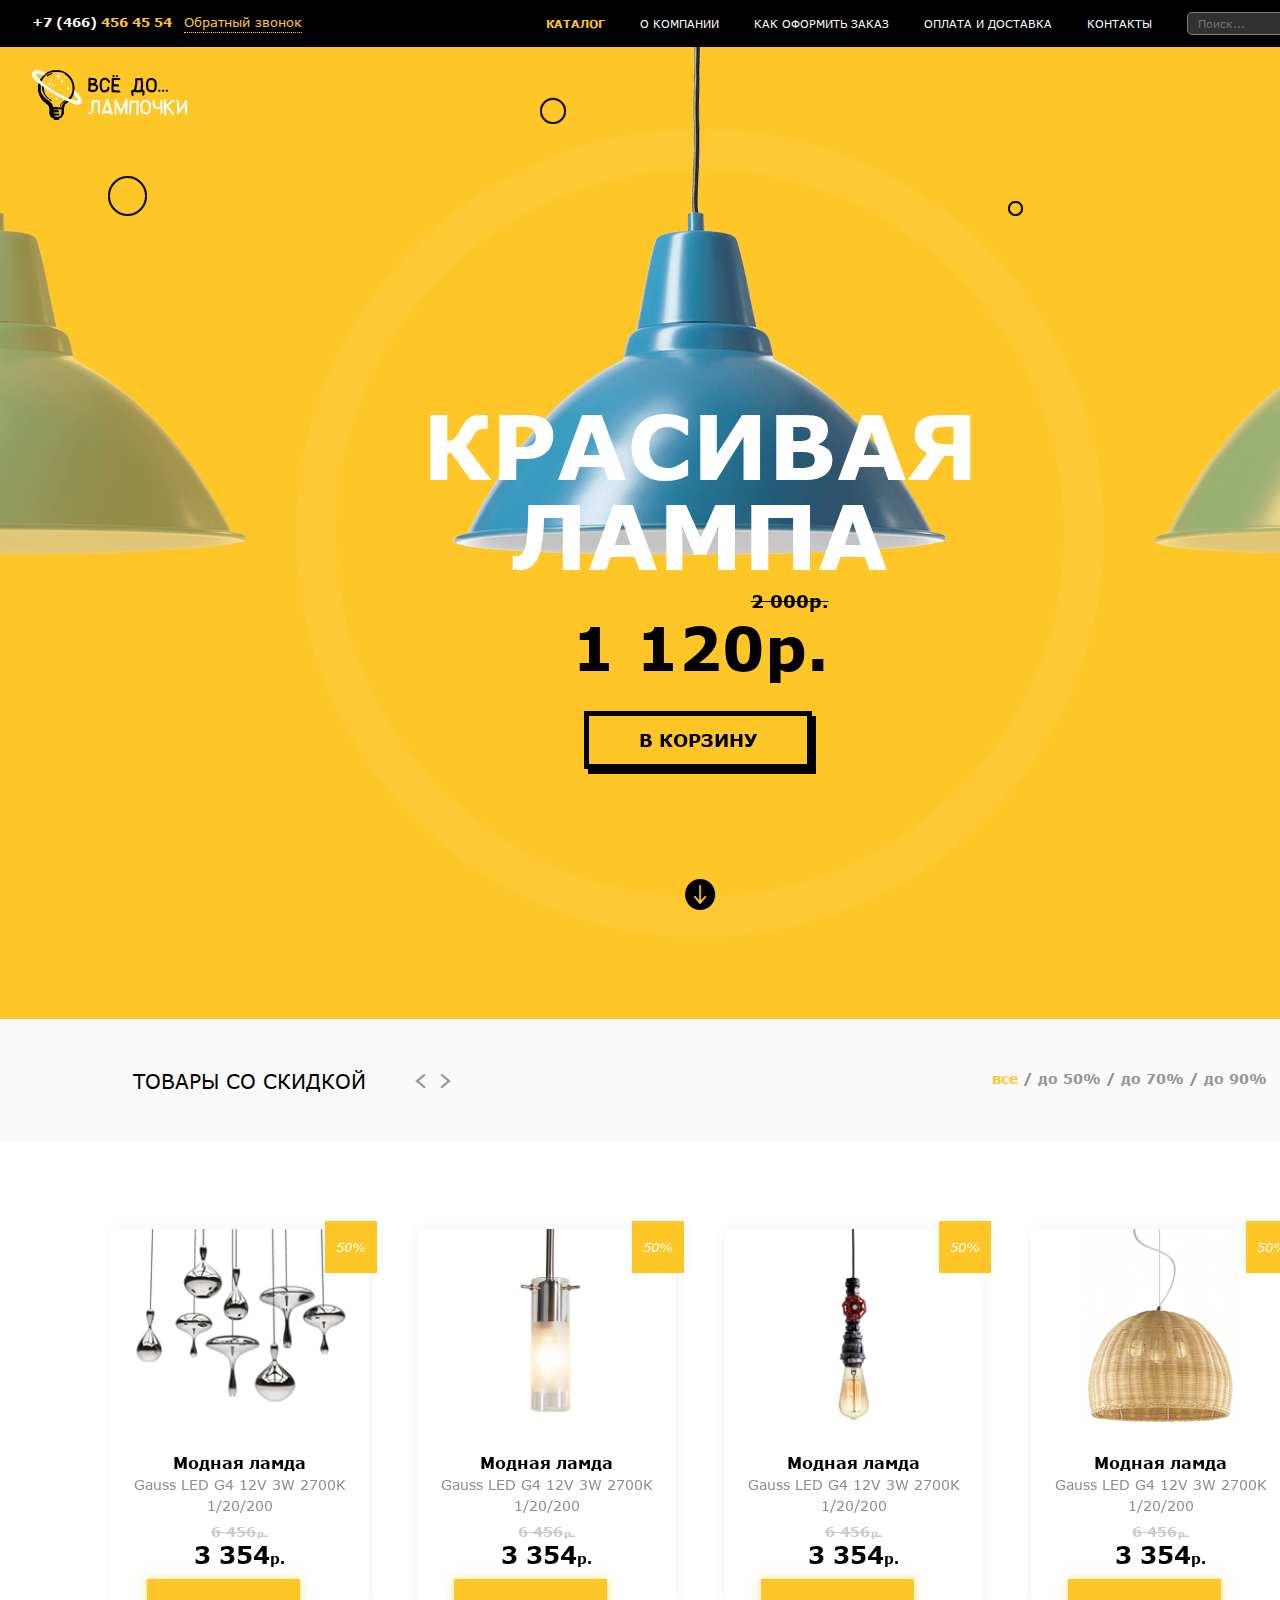
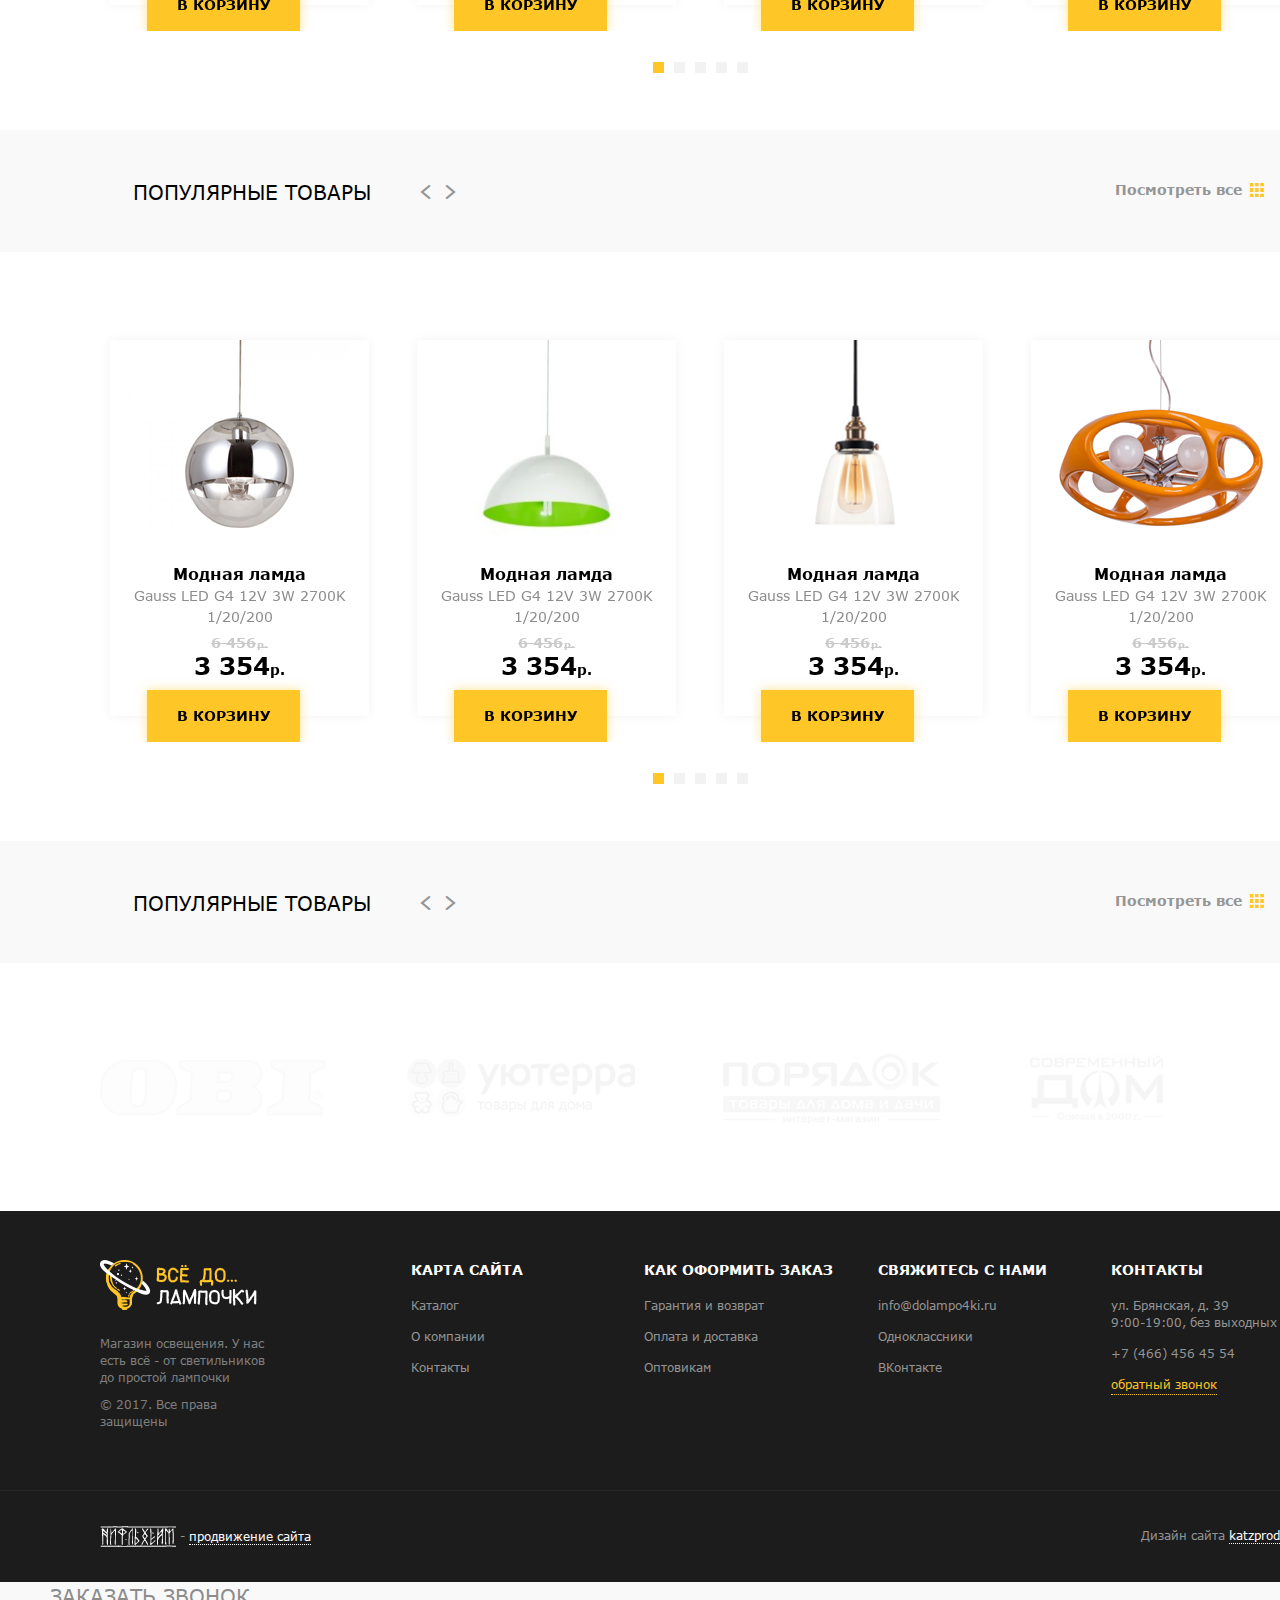
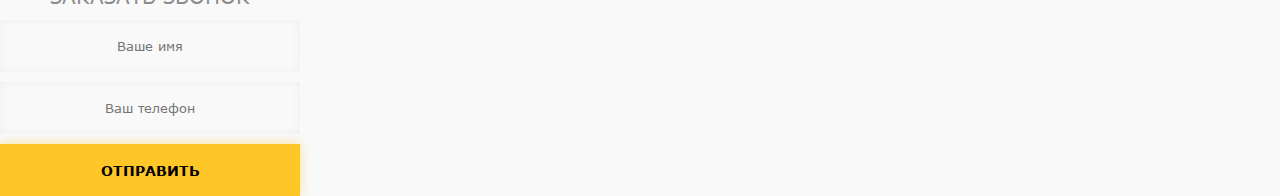
<file: index.html>
<!DOCTYPE html><!--[if lt IE 7]>      
<html class="no-js lt-ie9 lt-ie8 lt-ie7" lang="ru">
<![endif]-->
<!--[if IE 7]>         
<html class="no-js lt-ie9 lt-ie8" lang="ru">
<![endif]-->
<!--[if IE 8]>         
<html class="no-js lt-ie9" lang="ru">
<![endif]-->
<html lang="ru" class="no-js">
  <head>
    <meta charset="utf-8">
    <meta http-equiv="X-UA-Compatible" content="IE=edge">
    <title>Start</title>
    <meta name="description" content="">
    <link rel="shortcut icon" href="favicon.ico">
    <link rel="apple-touch-icon" href="apple-touch-icon.png">
    <link rel="stylesheet" href="css/style.css">
    <script src="libs/modernizr.js"></script>
  </head>
  <body><!--[if lt IE 9]>
    <script src="libs/respond.min.js"></script>
    <script src="libs/selectivizr-min.js"></script><![endif]-->
    <!--[if lt IE 8]>
    <p class="browserupgrade">Ваш браузер  <strong>устарел</strong>. Пожалуйста <a href="http://browsehappy.com/">обновите ваш браузер</a> для корректного отображения сайтов.</p><![endif]-->
    <div class="page">
      <!-- header-->
      <div class="page__header">
        <div class="header-top clearfix">
          <div class="container big">
            <div class="header-top__left">
              <div class="phone">+7 (466) <span class="color-yellow">456 45 54 </span></div><a href="#callback" class="color-yellow fancybox">Обратный звонок</a>
            </div>
            <div class="header-top__right">
              <ul class="top-menu">
                <li class="active"><a href="#">Каталог</a></li>
                <li><a href="#">О компании</a></li>
                <li><a href="#">Как оформить заказ</a></li>
                <li><a href="#">Оплата и доставка</a></li>
                <li><a href="#">Контакты</a></li>
              </ul>
              <div class="top-search">
                <form action="#">
                  <input type="text" placeholder="Поиск...">
                  <input type="submit" value="" class="fa">
                </form>
              </div>
            </div>
          </div>
        </div>
        <div class="main-header">
          <div class="main-header__top">
            <div class="container big"><a href="/" class="top-logo"><img src="img/logo.png" alt="Все до лампочки"></a><a href="#" class="top-cart"><span class="top-cart__col">5</span><span class="icon-cart"></span></a></div>
          </div>
          <div class="home-slider">
            <div id="hSlider" class="home-slider__list">
              <div class="home-slider__item">
                <div class="image"><img src="img/slider-lampa.png" alt=""><span class="name"><span>Красивая лампа</span></span></div>
                <div class="text">
                  <div class="price-block"><span class="old-price">2 000р.</span><span class="price">1 120р.</span></div><br><a href="#" class="btn btn--black">В корзину</a>
                </div>
              </div>
              <div class="home-slider__item">
                <div class="image"><img src="img/slider-lampa.png" alt=""><span class="name"><span>Красивая лампа</span></span></div>
                <div class="text">
                  <div class="price-block"><span class="old-price">2 000р.</span><span class="price">1 120р.</span></div><br><a href="#" class="btn btn--black">В корзину</a>
                </div>
              </div>
              <div class="home-slider__item">
                <div class="image"><img src="img/slider-lampa.png" alt=""><span class="name"><span>Красивая лампа</span></span></div>
                <div class="text">
                  <div class="price-block"><span class="old-price">2 000р.</span><span class="price">1 120р.</span></div><br><a href="#" class="btn btn--black">В корзину</a>
                </div>
              </div>
              <div class="home-slider__item">
                <div class="image"><img src="img/slider-lampa.png" alt=""><span class="name"><span>Красивая лампа</span></span></div>
                <div class="text">
                  <div class="price-block"><span class="old-price">2 000р.</span><span class="price">1 120р.</span></div><br><a href="#" class="btn btn--black">В корзину</a>
                </div>
              </div>
              <div class="home-slider__item">
                <div class="image"><img src="img/slider-lampa.png" alt=""><span class="name"><span>Красивая лампа</span></span></div>
                <div class="text">
                  <div class="price-block"><span class="old-price">2 000р.</span><span class="price">1 120р.</span></div><br><a href="#" class="btn btn--black">В корзину</a>
                </div>
              </div>
            </div>
          </div>
          <div class="home-slider__bottom"><a href="#" class="icon-arr-down"></a></div>
        </div>
      </div>
      <!-- header end-->
      <!-- discount-->
      <div class="section-carousel discount-section">
        <div class="section-header clearfix">
          <div class="container">
            <div class="left">
              <h2>Товары со скидкой</h2>
              <ul class="product-carousel__nav">
                <li><a href="#"><i class="icon-arr-left"></i></a></li>
                <li><a href="#"><i class="icon-arr-right"></i></a></li>
              </ul>
            </div>
            <div class="right">
              <ul class="sort">
                <li class="active"><a href="#">все</a></li>
                <li><a href="#">до 50%</a></li>
                <li><a href="#">до 70%</a></li>
                <li><a href="#">до 90%</a></li>
              </ul>
            </div>
          </div>
        </div>
        <div class="section-body">
          <div class="container">
            <ul class="product-carousel discount-carousel">
              <li class="product-item"><span class="product-item__discount">50%</span>
                <div class="product-item__image"><img src="img/product1.jpg" alt=""></div>
                <div class="product-item__text"><span class="product-item__name">Модная ламда</span>
                  <p class="product-item__desc">Gauss LED G4 12V 3W 2700K 1/20/200</p>
                  <div class="product-item__price-block"><span class="old">6 456</span><span class="price">3 354</span></div><a href="#" class="btn btn--yellow product-item__btn">В корзину</a>
                </div>
              </li>
              <li class="product-item"><span class="product-item__discount">50%</span>
                <div class="product-item__image"><img src="img/product2.jpg" alt=""></div>
                <div class="product-item__text"><span class="product-item__name">Модная ламда</span>
                  <p class="product-item__desc">Gauss LED G4 12V 3W 2700K 1/20/200</p>
                  <div class="product-item__price-block"><span class="old">6 456</span><span class="price">3 354</span></div><a href="#" class="btn btn--yellow product-item__btn">В корзину</a>
                </div>
              </li>
              <li class="product-item"><span class="product-item__discount">50%</span>
                <div class="product-item__image"><img src="img/product3.jpg" alt=""></div>
                <div class="product-item__text"><span class="product-item__name">Модная ламда</span>
                  <p class="product-item__desc">Gauss LED G4 12V 3W 2700K 1/20/200</p>
                  <div class="product-item__price-block"><span class="old">6 456</span><span class="price">3 354</span></div><a href="#" class="btn btn--yellow product-item__btn">В корзину</a>
                </div>
              </li>
              <li class="product-item"><span class="product-item__discount">50%</span>
                <div class="product-item__image"><img src="img/product4.jpg" alt=""></div>
                <div class="product-item__text"><span class="product-item__name">Модная ламда</span>
                  <p class="product-item__desc">Gauss LED G4 12V 3W 2700K 1/20/200</p>
                  <div class="product-item__price-block"><span class="old">6 456</span><span class="price">3 354</span></div><a href="#" class="btn btn--yellow product-item__btn">В корзину</a>
                </div>
              </li>
              <li class="product-item"><span class="product-item__discount">50%</span>
                <div class="product-item__image"><img src="img/product1.jpg" alt=""></div>
                <div class="product-item__text"><span class="product-item__name">Модная ламда</span>
                  <p class="product-item__desc">Gauss LED G4 12V 3W 2700K 1/20/200</p>
                  <div class="product-item__price-block"><span class="old">6 456</span><span class="price">3 354</span></div><a href="#" class="btn btn--yellow product-item__btn">В корзину</a>
                </div>
              </li>
              <li class="product-item"><span class="product-item__discount">50%</span>
                <div class="product-item__image"><img src="img/product2.jpg" alt=""></div>
                <div class="product-item__text"><span class="product-item__name">Модная ламда</span>
                  <p class="product-item__desc">Gauss LED G4 12V 3W 2700K 1/20/200</p>
                  <div class="product-item__price-block"><span class="old">6 456</span><span class="price">3 354</span></div><a href="#" class="btn btn--yellow product-item__btn">В корзину</a>
                </div>
              </li>
              <li class="product-item"><span class="product-item__discount">50%</span>
                <div class="product-item__image"><img src="img/product3.jpg" alt=""></div>
                <div class="product-item__text"><span class="product-item__name">Модная ламда</span>
                  <p class="product-item__desc">Gauss LED G4 12V 3W 2700K 1/20/200</p>
                  <div class="product-item__price-block"><span class="old">6 456</span><span class="price">3 354</span></div><a href="#" class="btn btn--yellow product-item__btn">В корзину</a>
                </div>
              </li>
              <li class="product-item"><span class="product-item__discount">50%</span>
                <div class="product-item__image"><img src="img/product4.jpg" alt=""></div>
                <div class="product-item__text"><span class="product-item__name">Модная ламда</span>
                  <p class="product-item__desc">Gauss LED G4 12V 3W 2700K 1/20/200</p>
                  <div class="product-item__price-block"><span class="old">6 456</span><span class="price">3 354</span></div><a href="#" class="btn btn--yellow product-item__btn">В корзину</a>
                </div>
              </li>
              <li class="product-item"><span class="product-item__discount">50%</span>
                <div class="product-item__image"><img src="img/product1.jpg" alt=""></div>
                <div class="product-item__text"><span class="product-item__name">Модная ламда</span>
                  <p class="product-item__desc">Gauss LED G4 12V 3W 2700K 1/20/200</p>
                  <div class="product-item__price-block"><span class="old">6 456</span><span class="price">3 354</span></div><a href="#" class="btn btn--yellow product-item__btn">В корзину</a>
                </div>
              </li>
              <li class="product-item"><span class="product-item__discount">50%</span>
                <div class="product-item__image"><img src="img/product2.jpg" alt=""></div>
                <div class="product-item__text"><span class="product-item__name">Модная ламда</span>
                  <p class="product-item__desc">Gauss LED G4 12V 3W 2700K 1/20/200</p>
                  <div class="product-item__price-block"><span class="old">6 456</span><span class="price">3 354</span></div><a href="#" class="btn btn--yellow product-item__btn">В корзину</a>
                </div>
              </li>
              <li class="product-item"><span class="product-item__discount">50%</span>
                <div class="product-item__image"><img src="img/product3.jpg" alt=""></div>
                <div class="product-item__text"><span class="product-item__name">Модная ламда</span>
                  <p class="product-item__desc">Gauss LED G4 12V 3W 2700K 1/20/200</p>
                  <div class="product-item__price-block"><span class="old">6 456</span><span class="price">3 354</span></div><a href="#" class="btn btn--yellow product-item__btn">В корзину</a>
                </div>
              </li>
              <li class="product-item"><span class="product-item__discount">50%</span>
                <div class="product-item__image"><img src="img/product4.jpg" alt=""></div>
                <div class="product-item__text"><span class="product-item__name">Модная ламда</span>
                  <p class="product-item__desc">Gauss LED G4 12V 3W 2700K 1/20/200</p>
                  <div class="product-item__price-block"><span class="old">6 456</span><span class="price">3 354</span></div><a href="#" class="btn btn--yellow product-item__btn">В корзину</a>
                </div>
              </li>
              <li class="product-item"><span class="product-item__discount">50%</span>
                <div class="product-item__image"><img src="img/product1.jpg" alt=""></div>
                <div class="product-item__text"><span class="product-item__name">Модная ламда</span>
                  <p class="product-item__desc">Gauss LED G4 12V 3W 2700K 1/20/200</p>
                  <div class="product-item__price-block"><span class="old">6 456</span><span class="price">3 354</span></div><a href="#" class="btn btn--yellow product-item__btn">В корзину</a>
                </div>
              </li>
              <li class="product-item"><span class="product-item__discount">50%</span>
                <div class="product-item__image"><img src="img/product2.jpg" alt=""></div>
                <div class="product-item__text"><span class="product-item__name">Модная ламда</span>
                  <p class="product-item__desc">Gauss LED G4 12V 3W 2700K 1/20/200</p>
                  <div class="product-item__price-block"><span class="old">6 456</span><span class="price">3 354</span></div><a href="#" class="btn btn--yellow product-item__btn">В корзину</a>
                </div>
              </li>
              <li class="product-item"><span class="product-item__discount">50%</span>
                <div class="product-item__image"><img src="img/product3.jpg" alt=""></div>
                <div class="product-item__text"><span class="product-item__name">Модная ламда</span>
                  <p class="product-item__desc">Gauss LED G4 12V 3W 2700K 1/20/200</p>
                  <div class="product-item__price-block"><span class="old">6 456</span><span class="price">3 354</span></div><a href="#" class="btn btn--yellow product-item__btn">В корзину</a>
                </div>
              </li>
              <li class="product-item"><span class="product-item__discount">50%</span>
                <div class="product-item__image"><img src="img/product4.jpg" alt=""></div>
                <div class="product-item__text"><span class="product-item__name">Модная ламда</span>
                  <p class="product-item__desc">Gauss LED G4 12V 3W 2700K 1/20/200</p>
                  <div class="product-item__price-block"><span class="old">6 456</span><span class="price">3 354</span></div><a href="#" class="btn btn--yellow product-item__btn">В корзину</a>
                </div>
              </li>
              <li class="product-item"><span class="product-item__discount">50%</span>
                <div class="product-item__image"><img src="img/product1.jpg" alt=""></div>
                <div class="product-item__text"><span class="product-item__name">Модная ламда</span>
                  <p class="product-item__desc">Gauss LED G4 12V 3W 2700K 1/20/200</p>
                  <div class="product-item__price-block"><span class="old">6 456</span><span class="price">3 354</span></div><a href="#" class="btn btn--yellow product-item__btn">В корзину</a>
                </div>
              </li>
              <li class="product-item"><span class="product-item__discount">50%</span>
                <div class="product-item__image"><img src="img/product2.jpg" alt=""></div>
                <div class="product-item__text"><span class="product-item__name">Модная ламда</span>
                  <p class="product-item__desc">Gauss LED G4 12V 3W 2700K 1/20/200</p>
                  <div class="product-item__price-block"><span class="old">6 456</span><span class="price">3 354</span></div><a href="#" class="btn btn--yellow product-item__btn">В корзину</a>
                </div>
              </li>
              <li class="product-item"><span class="product-item__discount">50%</span>
                <div class="product-item__image"><img src="img/product3.jpg" alt=""></div>
                <div class="product-item__text"><span class="product-item__name">Модная ламда</span>
                  <p class="product-item__desc">Gauss LED G4 12V 3W 2700K 1/20/200</p>
                  <div class="product-item__price-block"><span class="old">6 456</span><span class="price">3 354</span></div><a href="#" class="btn btn--yellow product-item__btn">В корзину</a>
                </div>
              </li>
              <li class="product-item"><span class="product-item__discount">50%</span>
                <div class="product-item__image"><img src="img/product4.jpg" alt=""></div>
                <div class="product-item__text"><span class="product-item__name">Модная ламда</span>
                  <p class="product-item__desc">Gauss LED G4 12V 3W 2700K 1/20/200</p>
                  <div class="product-item__price-block"><span class="old">6 456</span><span class="price">3 354</span></div><a href="#" class="btn btn--yellow product-item__btn">В корзину</a>
                </div>
              </li>
            </ul>
          </div>
        </div>
      </div>
      <!-- discount end-->
      <!-- popular-->
      <div class="section-carousel discount-section">
        <div class="section-header clearfix">
          <div class="container">
            <div class="left">
              <h2>Популярные товары</h2>
              <ul class="product-carousel__nav">
                <li><a href="#"><i class="icon-arr-left"></i></a></li>
                <li><a href="#"><i class="icon-arr-right"></i></a></li>
              </ul>
            </div>
            <div class="right"><a href="#">
                 
                Посмотреть все <i class="icon-rr"></i></a></div>
          </div>
        </div>
        <div class="section-body">
          <div class="container">
            <ul class="product-carousel popular-carousel">
              <li class="product-item">
                <div class="product-item__image"><img src="img/product5.jpg" alt=""></div>
                <div class="product-item__text"><span class="product-item__name">Модная ламда</span>
                  <p class="product-item__desc">Gauss LED G4 12V 3W 2700K 1/20/200</p>
                  <div class="product-item__price-block"><span class="old">6 456</span><span class="price">3 354</span></div><a href="#" class="btn btn--yellow product-item__btn">В корзину</a>
                </div>
              </li>
              <li class="product-item">
                <div class="product-item__image"><img src="img/product6.jpg" alt=""></div>
                <div class="product-item__text"><span class="product-item__name">Модная ламда</span>
                  <p class="product-item__desc">Gauss LED G4 12V 3W 2700K 1/20/200</p>
                  <div class="product-item__price-block"><span class="old">6 456</span><span class="price">3 354</span></div><a href="#" class="btn btn--yellow product-item__btn">В корзину</a>
                </div>
              </li>
              <li class="product-item">
                <div class="product-item__image"><img src="img/product7.jpg" alt=""></div>
                <div class="product-item__text"><span class="product-item__name">Модная ламда</span>
                  <p class="product-item__desc">Gauss LED G4 12V 3W 2700K 1/20/200</p>
                  <div class="product-item__price-block"><span class="old">6 456</span><span class="price">3 354</span></div><a href="#" class="btn btn--yellow product-item__btn">В корзину</a>
                </div>
              </li>
              <li class="product-item">
                <div class="product-item__image"><img src="img/product8.jpg" alt=""></div>
                <div class="product-item__text"><span class="product-item__name">Модная ламда</span>
                  <p class="product-item__desc">Gauss LED G4 12V 3W 2700K 1/20/200</p>
                  <div class="product-item__price-block"><span class="old">6 456</span><span class="price">3 354</span></div><a href="#" class="btn btn--yellow product-item__btn">В корзину</a>
                </div>
              </li>
              <li class="product-item">
                <div class="product-item__image"><img src="img/product5.jpg" alt=""></div>
                <div class="product-item__text"><span class="product-item__name">Модная ламда</span>
                  <p class="product-item__desc">Gauss LED G4 12V 3W 2700K 1/20/200</p>
                  <div class="product-item__price-block"><span class="old">6 456</span><span class="price">3 354</span></div><a href="#" class="btn btn--yellow product-item__btn">В корзину</a>
                </div>
              </li>
              <li class="product-item">
                <div class="product-item__image"><img src="img/product6.jpg" alt=""></div>
                <div class="product-item__text"><span class="product-item__name">Модная ламда</span>
                  <p class="product-item__desc">Gauss LED G4 12V 3W 2700K 1/20/200</p>
                  <div class="product-item__price-block"><span class="old">6 456</span><span class="price">3 354</span></div><a href="#" class="btn btn--yellow product-item__btn">В корзину</a>
                </div>
              </li>
              <li class="product-item">
                <div class="product-item__image"><img src="img/product7.jpg" alt=""></div>
                <div class="product-item__text"><span class="product-item__name">Модная ламда</span>
                  <p class="product-item__desc">Gauss LED G4 12V 3W 2700K 1/20/200</p>
                  <div class="product-item__price-block"><span class="old">6 456</span><span class="price">3 354</span></div><a href="#" class="btn btn--yellow product-item__btn">В корзину</a>
                </div>
              </li>
              <li class="product-item">
                <div class="product-item__image"><img src="img/product8.jpg" alt=""></div>
                <div class="product-item__text"><span class="product-item__name">Модная ламда</span>
                  <p class="product-item__desc">Gauss LED G4 12V 3W 2700K 1/20/200</p>
                  <div class="product-item__price-block"><span class="old">6 456</span><span class="price">3 354</span></div><a href="#" class="btn btn--yellow product-item__btn">В корзину</a>
                </div>
              </li>
              <li class="product-item">
                <div class="product-item__image"><img src="img/product5.jpg" alt=""></div>
                <div class="product-item__text"><span class="product-item__name">Модная ламда</span>
                  <p class="product-item__desc">Gauss LED G4 12V 3W 2700K 1/20/200</p>
                  <div class="product-item__price-block"><span class="old">6 456</span><span class="price">3 354</span></div><a href="#" class="btn btn--yellow product-item__btn">В корзину</a>
                </div>
              </li>
              <li class="product-item">
                <div class="product-item__image"><img src="img/product6.jpg" alt=""></div>
                <div class="product-item__text"><span class="product-item__name">Модная ламда</span>
                  <p class="product-item__desc">Gauss LED G4 12V 3W 2700K 1/20/200</p>
                  <div class="product-item__price-block"><span class="old">6 456</span><span class="price">3 354</span></div><a href="#" class="btn btn--yellow product-item__btn">В корзину</a>
                </div>
              </li>
              <li class="product-item">
                <div class="product-item__image"><img src="img/product7.jpg" alt=""></div>
                <div class="product-item__text"><span class="product-item__name">Модная ламда</span>
                  <p class="product-item__desc">Gauss LED G4 12V 3W 2700K 1/20/200</p>
                  <div class="product-item__price-block"><span class="old">6 456</span><span class="price">3 354</span></div><a href="#" class="btn btn--yellow product-item__btn">В корзину</a>
                </div>
              </li>
              <li class="product-item">
                <div class="product-item__image"><img src="img/product8.jpg" alt=""></div>
                <div class="product-item__text"><span class="product-item__name">Модная ламда</span>
                  <p class="product-item__desc">Gauss LED G4 12V 3W 2700K 1/20/200</p>
                  <div class="product-item__price-block"><span class="old">6 456</span><span class="price">3 354</span></div><a href="#" class="btn btn--yellow product-item__btn">В корзину</a>
                </div>
              </li>
              <li class="product-item">
                <div class="product-item__image"><img src="img/product5.jpg" alt=""></div>
                <div class="product-item__text"><span class="product-item__name">Модная ламда</span>
                  <p class="product-item__desc">Gauss LED G4 12V 3W 2700K 1/20/200</p>
                  <div class="product-item__price-block"><span class="old">6 456</span><span class="price">3 354</span></div><a href="#" class="btn btn--yellow product-item__btn">В корзину</a>
                </div>
              </li>
              <li class="product-item">
                <div class="product-item__image"><img src="img/product6.jpg" alt=""></div>
                <div class="product-item__text"><span class="product-item__name">Модная ламда</span>
                  <p class="product-item__desc">Gauss LED G4 12V 3W 2700K 1/20/200</p>
                  <div class="product-item__price-block"><span class="old">6 456</span><span class="price">3 354</span></div><a href="#" class="btn btn--yellow product-item__btn">В корзину</a>
                </div>
              </li>
              <li class="product-item">
                <div class="product-item__image"><img src="img/product7.jpg" alt=""></div>
                <div class="product-item__text"><span class="product-item__name">Модная ламда</span>
                  <p class="product-item__desc">Gauss LED G4 12V 3W 2700K 1/20/200</p>
                  <div class="product-item__price-block"><span class="old">6 456</span><span class="price">3 354</span></div><a href="#" class="btn btn--yellow product-item__btn">В корзину</a>
                </div>
              </li>
              <li class="product-item">
                <div class="product-item__image"><img src="img/product8.jpg" alt=""></div>
                <div class="product-item__text"><span class="product-item__name">Модная ламда</span>
                  <p class="product-item__desc">Gauss LED G4 12V 3W 2700K 1/20/200</p>
                  <div class="product-item__price-block"><span class="old">6 456</span><span class="price">3 354</span></div><a href="#" class="btn btn--yellow product-item__btn">В корзину</a>
                </div>
              </li>
              <li class="product-item">
                <div class="product-item__image"><img src="img/product5.jpg" alt=""></div>
                <div class="product-item__text"><span class="product-item__name">Модная ламда</span>
                  <p class="product-item__desc">Gauss LED G4 12V 3W 2700K 1/20/200</p>
                  <div class="product-item__price-block"><span class="old">6 456</span><span class="price">3 354</span></div><a href="#" class="btn btn--yellow product-item__btn">В корзину</a>
                </div>
              </li>
              <li class="product-item">
                <div class="product-item__image"><img src="img/product6.jpg" alt=""></div>
                <div class="product-item__text"><span class="product-item__name">Модная ламда</span>
                  <p class="product-item__desc">Gauss LED G4 12V 3W 2700K 1/20/200</p>
                  <div class="product-item__price-block"><span class="old">6 456</span><span class="price">3 354</span></div><a href="#" class="btn btn--yellow product-item__btn">В корзину</a>
                </div>
              </li>
              <li class="product-item">
                <div class="product-item__image"><img src="img/product7.jpg" alt=""></div>
                <div class="product-item__text"><span class="product-item__name">Модная ламда</span>
                  <p class="product-item__desc">Gauss LED G4 12V 3W 2700K 1/20/200</p>
                  <div class="product-item__price-block"><span class="old">6 456</span><span class="price">3 354</span></div><a href="#" class="btn btn--yellow product-item__btn">В корзину</a>
                </div>
              </li>
              <li class="product-item">
                <div class="product-item__image"><img src="img/product8.jpg" alt=""></div>
                <div class="product-item__text"><span class="product-item__name">Модная ламда</span>
                  <p class="product-item__desc">Gauss LED G4 12V 3W 2700K 1/20/200</p>
                  <div class="product-item__price-block"><span class="old">6 456</span><span class="price">3 354</span></div><a href="#" class="btn btn--yellow product-item__btn">В корзину</a>
                </div>
              </li>
            </ul>
          </div>
        </div>
      </div>
      <!-- popular end-->
      <!-- clients-->
      <div class="section-carousel discount-section">
        <div class="section-header clearfix">
          <div class="container">
            <div class="left">
              <h2>Популярные товары</h2>
              <ul class="product-carousel__nav">
                <li><a href="#"><i class="icon-arr-left"></i></a></li>
                <li><a href="#"><i class="icon-arr-right"></i></a></li>
              </ul>
            </div>
            <div class="right"><a href="#">
                 
                Посмотреть все <i class="icon-rr"></i></a></div>
          </div>
        </div>
        <div class="section-body">
          <div class="container">
            <ul data-dots="false" class="product-carousel client-carousel">
              <li><img src="img/client1.png" alt=""></li>
              <li><img src="img/client2.png" alt=""></li>
              <li><img src="img/client3.png" alt=""></li>
              <li><img src="img/client4.png" alt=""></li>
              <li><img src="img/client1.png" alt=""></li>
              <li><img src="img/client2.png" alt=""></li>
              <li><img src="img/client3.png" alt=""></li>
              <li><img src="img/client4.png" alt=""></li>
              <li><img src="img/client1.png" alt=""></li>
              <li><img src="img/client2.png" alt=""></li>
              <li><img src="img/client3.png" alt=""></li>
              <li><img src="img/client4.png" alt=""></li>
              <li><img src="img/client1.png" alt=""></li>
              <li><img src="img/client2.png" alt=""></li>
              <li><img src="img/client3.png" alt=""></li>
              <li><img src="img/client4.png" alt=""></li>
              <li><img src="img/client1.png" alt=""></li>
              <li><img src="img/client2.png" alt=""></li>
              <li><img src="img/client3.png" alt=""></li>
              <li><img src="img/client4.png" alt=""></li>
            </ul>
          </div>
        </div>
      </div>
      <!-- clients end-->
      <!-- footer-->
      <div class="page__footer">
        <div class="main-footer">
          <div class="container">
            <div class="row">
              <div class="col-xs-3">
                <div class="logo"><img src="img/logo-footer.png" alt="Все до лампочки">
                  <p>Магазин освещения. У нас есть всё - от светильников до простой лампочки</p>
                  <p>© 2017. Все права защищены</p>
                </div>
              </div>
              <div class="col-xs-9">
                <div class="row">
                  <div class="col-xs-3">
                    <h3 class="footer-header"><a href="#">Карта сайта</a></h3>
                    <ul class="footer-menu">
                      <li><a href="#">Каталог</a></li>
                      <li><a href="#">О компании</a></li>
                      <li><a href="#">Контакты</a></li>
                    </ul>
                  </div>
                  <div class="col-xs-3">
                    <h3 class="footer-header"><a href="#">как Оформить заказ</a></h3>
                    <ul class="footer-menu">
                      <li><a href="#">Гарантия и возврат</a></li>
                      <li><a href="#">Оплата и доставка</a></li>
                      <li><a href="#">Оптовикам</a></li>
                    </ul>
                  </div>
                  <div class="col-xs-3">
                    <h3 class="footer-header"><a href="#">Свяжитесь с нами</a></h3>
                    <ul class="footer-menu">
                      <li><a href="#">info@dolampo4ki.ru</a></li>
                      <li><a href="#">Одноклассники</a></li>
                      <li><a href="#">ВКонтакте</a></li>
                    </ul>
                  </div>
                  <div class="col-xs-3">
                    <h3 class="footer-header"><a href="#">Контакты</a></h3>
                    <ul class="footer-menu">
                      <li><a href="#">ул. Брянская, д. 39<br>9:00-19:00, без выходных</a></li>
                      <li><a href="#">+7 (466) 456 45 54</a></li>
                      <li><a href="#" class="fancybox color-yellow">обратный звонок</a></li>
                    </ul>
                  </div>
                </div>
              </div>
            </div>
          </div>
        </div>
        <div class="bottom-footer">
          <div class="container">
            <div class="row">
              <div class="col-xs-6 ta-left"><a href="http://niflheimr-13.ru" class="nilfheim"><img src="img/nilfheim.png" alt="Нифльхейм - продвижение сайта" title="Нифльхейм - продвижение сайта"><span> - </span><span class="link">продвижение сайта</span></a></div>
              <div class="col-xs-6 ta-right"><a href="" class="katzprod"><span>Дизайн сайта </span><span class="link">katzprod</span> <img src="img/katzprod.png" alt="Katzprod"></a></div>
            </div>
          </div>
        </div>
      </div>
      <!-- footer end-->
      <!-- popups-->
      <div id="callback" class="popup">
        <form action="#">
          <input type="hidden" name="Обратный звонок">
          <div class="popup-header"><span>Заказать звонок</span></div>
          <div class="popup-body">
            <label>
              <input type="text" name="name" placeholder="Ваше имя" class="input--gray">
            </label>
            <label>
              <input type="text" name="phone" placeholder="Ваш телефон" class="input--gray">
            </label>
          </div>
          <div class="popup-footer">
            <input type="submit" value="Отправить" class="btn btn--yellow">
          </div>
        </form>
      </div>
      <!-- popups end-->
    </div>
    <!--scripts =================================================-->
    <script src="js/core.js"></script>
    <script src="js/main.js"></script>
  </body>
</html>
</file>
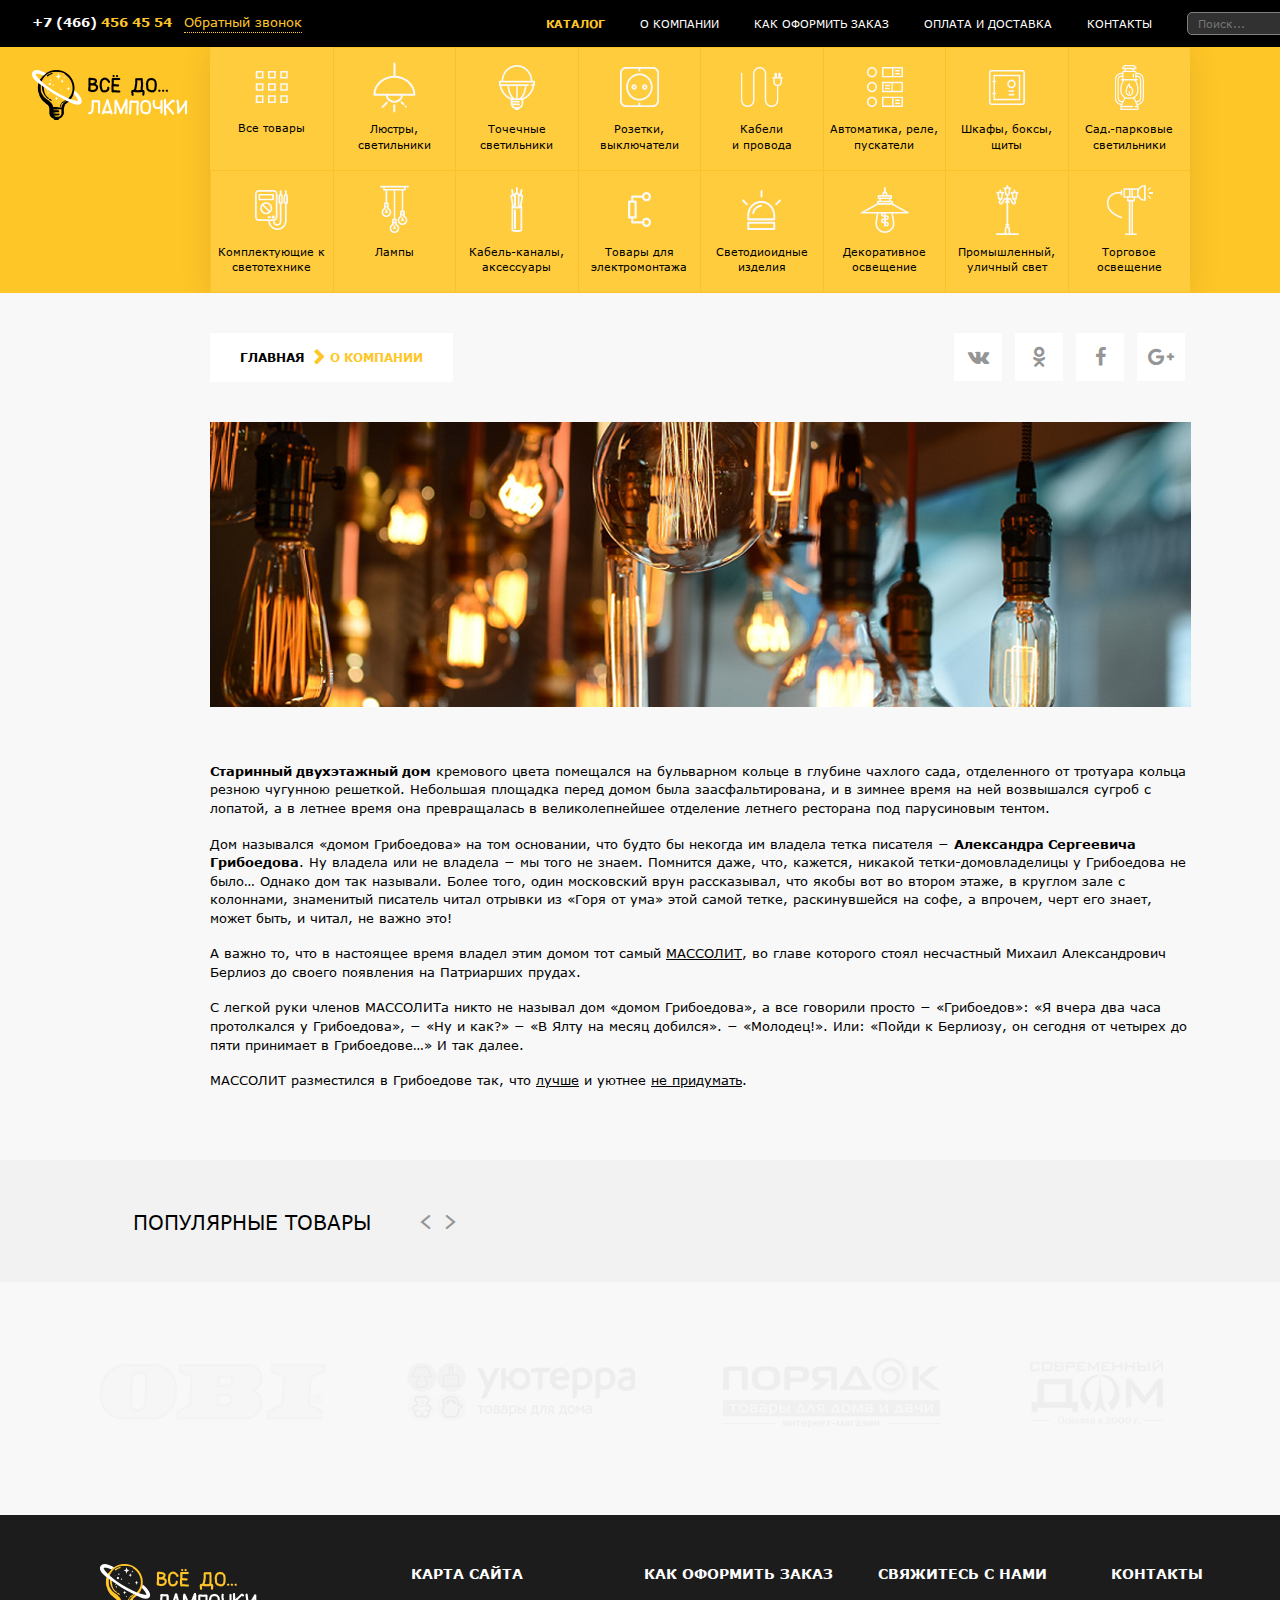
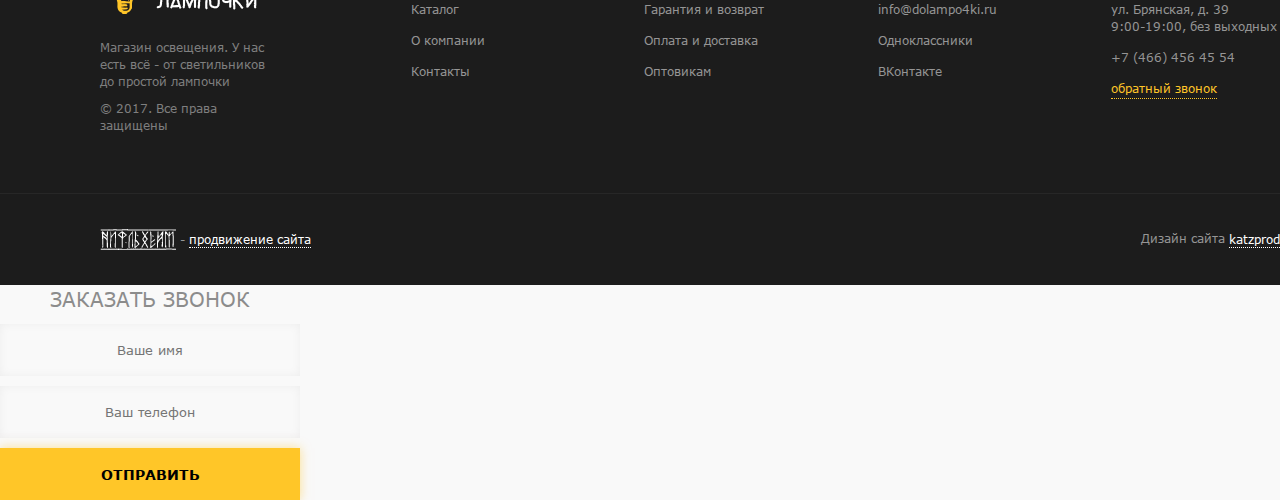
<file: about.html>
<!DOCTYPE html><!--[if lt IE 7]>      
<html class="no-js lt-ie9 lt-ie8 lt-ie7" lang="ru">
<![endif]-->
<!--[if IE 7]>         
<html class="no-js lt-ie9 lt-ie8" lang="ru">
<![endif]-->
<!--[if IE 8]>         
<html class="no-js lt-ie9" lang="ru">
<![endif]-->
<html lang="ru" class="no-js">
  <head>
    <meta charset="utf-8">
    <meta http-equiv="X-UA-Compatible" content="IE=edge">
    <title>Start</title>
    <meta name="description" content="">
    <link rel="shortcut icon" href="favicon.ico">
    <link rel="apple-touch-icon" href="apple-touch-icon.png">
    <link rel="stylesheet" href="css/style.css">
    <script src="libs/modernizr.js"></script>
  </head>
  <body><!--[if lt IE 9]>
    <script src="libs/respond.min.js"></script>
    <script src="libs/selectivizr-min.js"></script><![endif]-->
    <!--[if lt IE 8]>
    <p class="browserupgrade">Ваш браузер  <strong>устарел</strong>. Пожалуйста <a href="http://browsehappy.com/">обновите ваш браузер</a> для корректного отображения сайтов.</p><![endif]-->
    <div class="page">
      <!-- header-->
      <div class="page__header">
        <div class="header-top clearfix">
          <div class="container big">
            <div class="header-top__left">
              <div class="phone">+7 (466) <span class="color-yellow">456 45 54 </span></div><a href="#callback" class="color-yellow fancybox">Обратный звонок</a>
            </div>
            <div class="header-top__right">
              <ul class="top-menu">
                <li class="active"><a href="#">Каталог</a></li>
                <li><a href="#">О компании</a></li>
                <li><a href="#">Как оформить заказ</a></li>
                <li><a href="#">Оплата и доставка</a></li>
                <li><a href="#">Контакты</a></li>
              </ul>
              <div class="top-search">
                <form action="#">
                  <input type="text" placeholder="Поиск...">
                  <input type="submit" value="" class="fa">
                </form>
              </div>
            </div>
          </div>
        </div>
        <div class="main-header inner">
          <div class="main-header__top">
            <div class="container big"><a href="/" class="top-logo"><img src="img/logo.png" alt="Все до лампочки"></a><a href="#" class="top-cart"><span class="top-cart__col">5</span><span class="icon-cart"></span></a></div>
          </div>
          <div class="catalog-menu">
            <div class="container small">
              <ul class="catalog-menu__list">
                <li>
                  <div class="content">
                    <div class="icon-wrap"><span class="icon icon-ci1"></span></div><span class="text">Все товары</span>
                  </div>
                </li>
                <li>
                  <div class="content">
                    <div class="icon-wrap"><span class="icon icon-ci2"></span></div><span class="text">Люстры, светильники</span>
                  </div>
                </li>
                <li>
                  <div class="content">
                    <div class="icon-wrap"><span class="icon icon-ci3"></span></div><span class="text">Точечные светильники</span>
                  </div>
                </li>
                <li>
                  <div class="content">
                    <div class="icon-wrap"><span class="icon icon-ci4"></span></div><span class="text">Розетки, выключатели</span>
                  </div>
                </li>
                <li>
                  <div class="content">
                    <div class="icon-wrap"><span class="icon icon-ci5"></span></div><span class="text">Кабели <br>и провода</span>
                  </div>
                </li>
                <li>
                  <div class="content">
                    <div class="icon-wrap"><span class="icon icon-ci6"></span></div><span class="text">Автоматика, реле, пускатели</span>
                  </div>
                </li>
                <li>
                  <div class="content">
                    <div class="icon-wrap"><span class="icon icon-ci7"></span></div><span class="text">Шкафы, боксы, щиты</span>
                  </div>
                </li>
                <li>
                  <div class="content">
                    <div class="icon-wrap"><span class="icon icon-ci8"></span></div><span class="text">Сад.-парковые светильники</span>
                  </div>
                </li>
                <li>
                  <div class="content">
                    <div class="icon-wrap"><span class="icon icon-ci9"></span></div><span class="text">Комплектующие к светотехнике</span>
                  </div>
                </li>
                <li>
                  <div class="content">
                    <div class="icon-wrap"><span class="icon icon-ci10"></span></div><span class="text">Лампы</span>
                  </div>
                </li>
                <li>
                  <div class="content">
                    <div class="icon-wrap"><span class="icon icon-ci11"></span></div><span class="text">Кабель-каналы, аксессуары</span>
                  </div>
                </li>
                <li>
                  <div class="content">
                    <div class="icon-wrap"><span class="icon icon-ci12"></span></div><span class="text">Товары для электромонтажа</span>
                  </div>
                </li>
                <li>
                  <div class="content">
                    <div class="icon-wrap"><span class="icon icon-ci13"></span></div><span class="text">Светодиоидные изделия</span>
                  </div>
                </li>
                <li>
                  <div class="content">
                    <div class="icon-wrap"><span class="icon icon-ci14"></span></div><span class="text">Декоративное освещение</span>
                  </div>
                </li>
                <li>
                  <div class="content">
                    <div class="icon-wrap"><span class="icon icon-ci15"></span></div><span class="text">Промышленный, уличный свет</span>
                  </div>
                </li>
                <li>
                  <div class="content">
                    <div class="icon-wrap"><span class="icon icon-ci16"></span></div><span class="text">Торговое освещение</span>
                  </div>
                </li>
              </ul>
            </div>
          </div>
        </div>
      </div>
      <!-- header end-->
      <div class="section-gray">
        <div class="container small">
          <div class="top-bar clearfix">
            <ul class="breadcrumbs fl-left">
              <li><a href="#">Главная</a></li>
              <li class="active"><a href="#">О компании</a></li>
            </ul>
            <ul class="socials fl-right">
              <li><a href="#">	</a></li>
              <li><a href="#">	</a></li>
              <li><a href="#">	</a></li>
              <li><a href="#">	</a></li>
            </ul>
          </div>
          <div class="article">
            <div class="article__image"><img src="img/about-image.jpg" alt=""></div>
            <div class="article__text">
              <p><b>Старинный двухэтажный дом</b> кремового цвета помещался на бульварном кольце в глубине чахлого сада, отделенного от тротуара кольца резною чугунною решеткой. Небольшая площадка перед домом была заасфальтирована, и в зимнее время на ней возвышался сугроб с лопатой, а в летнее время она превращалась в великолепнейшее отделение летнего ресторана под парусиновым тентом.</p>
              <p>Дом назывался «домом Грибоедова» на том основании, что будто бы некогда им владела тетка писателя − <b>Александра Сергеевича Грибоедова</b>. Ну владела или не владела − мы того не знаем. Помнится даже, что, кажется, никакой тетки-домовладелицы у Грибоедова не было… Однако дом так называли. Более того, один московский врун рассказывал, что якобы вот во втором этаже, в круглом зале с колоннами, знаменитый писатель читал отрывки из «Горя от ума» этой самой тетке, раскинувшейся на софе, а впрочем, черт его знает, может быть, и читал, не важно это!</p>
              <p>А важно то, что в настоящее время владел этим домом тот самый <u>МАССОЛИТ</u>, во главе которого стоял несчастный Михаил Александрович Берлиоз до своего появления на Патриарших прудах.</p>
              <p>С легкой руки членов МАССОЛИТа никто не называл дом «домом Грибоедова», а все говорили просто − «Грибоедов»: «Я вчера два часа протолкался у Грибоедова», − «Ну и как?» − «В Ялту на месяц добился». − «Молодец!». Или: «Пойди к Берлиозу, он сегодня от четырех до пяти принимает в Грибоедове…» И так далее.</p>
              <p>МАССОЛИТ разместился в Грибоедове так, что <u>лучше</u> и уютнее <u>не придумать</u>.</p>
            </div>
          </div>
        </div>
        <!-- clients-->
        <div class="gray">
          <div class="section-carousel discount-section">
            <div class="section-header clearfix">
              <div class="container">
                <div class="left">
                  <h2>Популярные товары</h2>
                  <ul class="product-carousel__nav">
                    <li><a href="#"><i class="icon-arr-left"></i></a></li>
                    <li><a href="#"><i class="icon-arr-right"></i></a></li>
                  </ul>
                </div>
              </div>
            </div>
            <div class="section-body">
              <div class="container">
                <ul data-dots="false" class="product-carousel client-carousel">
                  <li><img src="img/client1.png" alt=""></li>
                  <li><img src="img/client2.png" alt=""></li>
                  <li><img src="img/client3.png" alt=""></li>
                  <li><img src="img/client4.png" alt=""></li>
                  <li><img src="img/client1.png" alt=""></li>
                  <li><img src="img/client2.png" alt=""></li>
                  <li><img src="img/client3.png" alt=""></li>
                  <li><img src="img/client4.png" alt=""></li>
                  <li><img src="img/client1.png" alt=""></li>
                  <li><img src="img/client2.png" alt=""></li>
                  <li><img src="img/client3.png" alt=""></li>
                  <li><img src="img/client4.png" alt=""></li>
                  <li><img src="img/client1.png" alt=""></li>
                  <li><img src="img/client2.png" alt=""></li>
                  <li><img src="img/client3.png" alt=""></li>
                  <li><img src="img/client4.png" alt=""></li>
                  <li><img src="img/client1.png" alt=""></li>
                  <li><img src="img/client2.png" alt=""></li>
                  <li><img src="img/client3.png" alt=""></li>
                  <li><img src="img/client4.png" alt=""></li>
                </ul>
              </div>
            </div>
          </div>
        </div>
        <!-- clients end-->
      </div>
      <!-- footer-->
      <div class="page__footer">
        <div class="main-footer">
          <div class="container">
            <div class="row">
              <div class="col-xs-3">
                <div class="logo"><img src="img/logo-footer.png" alt="Все до лампочки">
                  <p>Магазин освещения. У нас есть всё - от светильников до простой лампочки</p>
                  <p>© 2017. Все права защищены</p>
                </div>
              </div>
              <div class="col-xs-9">
                <div class="row">
                  <div class="col-xs-3">
                    <h3 class="footer-header"><a href="#">Карта сайта</a></h3>
                    <ul class="footer-menu">
                      <li><a href="#">Каталог</a></li>
                      <li><a href="#">О компании</a></li>
                      <li><a href="#">Контакты</a></li>
                    </ul>
                  </div>
                  <div class="col-xs-3">
                    <h3 class="footer-header"><a href="#">как Оформить заказ</a></h3>
                    <ul class="footer-menu">
                      <li><a href="#">Гарантия и возврат</a></li>
                      <li><a href="#">Оплата и доставка</a></li>
                      <li><a href="#">Оптовикам</a></li>
                    </ul>
                  </div>
                  <div class="col-xs-3">
                    <h3 class="footer-header"><a href="#">Свяжитесь с нами</a></h3>
                    <ul class="footer-menu">
                      <li><a href="#">info@dolampo4ki.ru</a></li>
                      <li><a href="#">Одноклассники</a></li>
                      <li><a href="#">ВКонтакте</a></li>
                    </ul>
                  </div>
                  <div class="col-xs-3">
                    <h3 class="footer-header"><a href="#">Контакты</a></h3>
                    <ul class="footer-menu">
                      <li><a href="#">ул. Брянская, д. 39<br>9:00-19:00, без выходных</a></li>
                      <li><a href="#">+7 (466) 456 45 54</a></li>
                      <li><a href="#" class="fancybox color-yellow">обратный звонок</a></li>
                    </ul>
                  </div>
                </div>
              </div>
            </div>
          </div>
        </div>
        <div class="bottom-footer">
          <div class="container">
            <div class="row">
              <div class="col-xs-6 ta-left"><a href="http://niflheimr-13.ru" class="nilfheim"><img src="img/nilfheim.png" alt="Нифльхейм - продвижение сайта" title="Нифльхейм - продвижение сайта"><span> - </span><span class="link">продвижение сайта</span></a></div>
              <div class="col-xs-6 ta-right"><a href="" class="katzprod"><span>Дизайн сайта </span><span class="link">katzprod</span> <img src="img/katzprod.png" alt="Katzprod"></a></div>
            </div>
          </div>
        </div>
      </div>
      <!-- footer end-->
      <!-- popups-->
      <div id="callback" class="popup">
        <form action="#">
          <input type="hidden" name="Обратный звонок">
          <div class="popup-header"><span>Заказать звонок</span></div>
          <div class="popup-body">
            <label>
              <input type="text" name="name" placeholder="Ваше имя" class="input--gray">
            </label>
            <label>
              <input type="text" name="phone" placeholder="Ваш телефон" class="input--gray">
            </label>
          </div>
          <div class="popup-footer">
            <input type="submit" value="Отправить" class="btn btn--yellow">
          </div>
        </form>
      </div>
      <!-- popups end-->
    </div>
    <!--scripts =================================================-->
    <script src="js/core.js"></script>
    <script src="js/main.js"></script>
  </body>
</html>
</file>
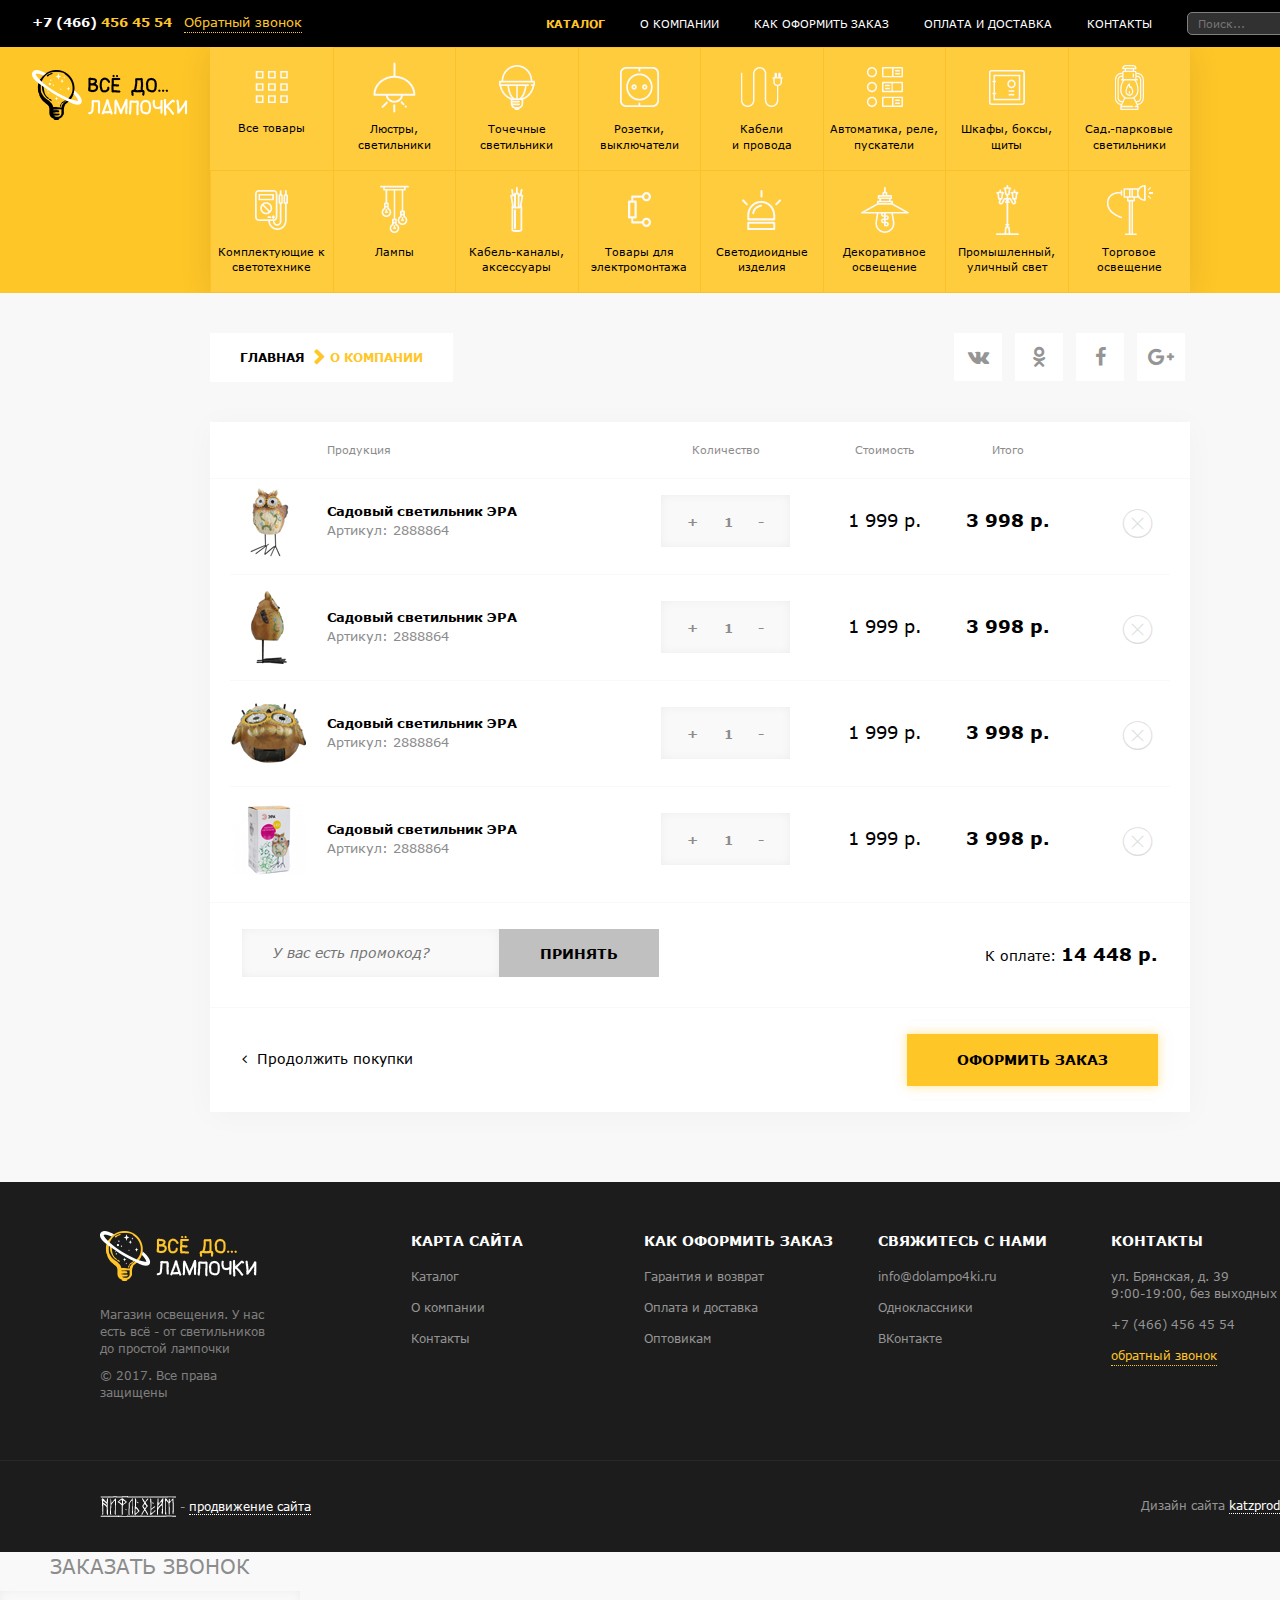
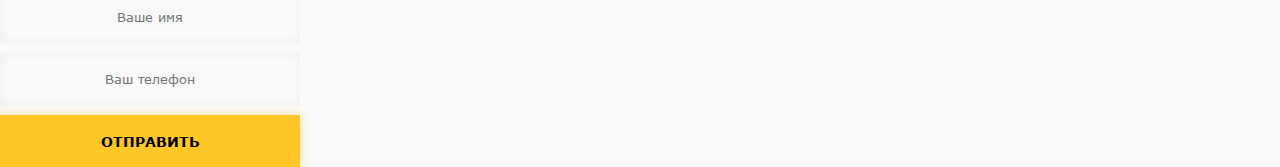
<file: cart.html>
<!DOCTYPE html><!--[if lt IE 7]>      
<html class="no-js lt-ie9 lt-ie8 lt-ie7" lang="ru">
<![endif]-->
<!--[if IE 7]>         
<html class="no-js lt-ie9 lt-ie8" lang="ru">
<![endif]-->
<!--[if IE 8]>         
<html class="no-js lt-ie9" lang="ru">
<![endif]-->
<html lang="ru" class="no-js">
  <head>
    <meta charset="utf-8">
    <meta http-equiv="X-UA-Compatible" content="IE=edge">
    <title>Start</title>
    <meta name="description" content="">
    <link rel="shortcut icon" href="favicon.ico">
    <link rel="apple-touch-icon" href="apple-touch-icon.png">
    <link rel="stylesheet" href="css/style.css">
    <script src="libs/modernizr.js"></script>
  </head>
  <body><!--[if lt IE 9]>
    <script src="libs/respond.min.js"></script>
    <script src="libs/selectivizr-min.js"></script><![endif]-->
    <!--[if lt IE 8]>
    <p class="browserupgrade">Ваш браузер  <strong>устарел</strong>. Пожалуйста <a href="http://browsehappy.com/">обновите ваш браузер</a> для корректного отображения сайтов.</p><![endif]-->
    <div class="page">
      <!-- header-->
      <div class="page__header">
        <div class="header-top clearfix">
          <div class="container big">
            <div class="header-top__left">
              <div class="phone">+7 (466) <span class="color-yellow">456 45 54 </span></div><a href="#callback" class="color-yellow fancybox">Обратный звонок</a>
            </div>
            <div class="header-top__right">
              <ul class="top-menu">
                <li class="active"><a href="#">Каталог</a></li>
                <li><a href="#">О компании</a></li>
                <li><a href="#">Как оформить заказ</a></li>
                <li><a href="#">Оплата и доставка</a></li>
                <li><a href="#">Контакты</a></li>
              </ul>
              <div class="top-search">
                <form action="#">
                  <input type="text" placeholder="Поиск...">
                  <input type="submit" value="" class="fa">
                </form>
              </div>
            </div>
          </div>
        </div>
        <div class="main-header inner">
          <div class="main-header__top">
            <div class="container big"><a href="/" class="top-logo"><img src="img/logo.png" alt="Все до лампочки"></a><a href="#" class="top-cart"><span class="top-cart__col">5</span><span class="icon-cart"></span></a></div>
          </div>
          <div class="catalog-menu">
            <div class="container small">
              <ul class="catalog-menu__list">
                <li>
                  <div class="content">
                    <div class="icon-wrap"><span class="icon icon-ci1"></span></div><span class="text">Все товары</span>
                  </div>
                </li>
                <li>
                  <div class="content">
                    <div class="icon-wrap"><span class="icon icon-ci2"></span></div><span class="text">Люстры, светильники</span>
                  </div>
                </li>
                <li>
                  <div class="content">
                    <div class="icon-wrap"><span class="icon icon-ci3"></span></div><span class="text">Точечные светильники</span>
                  </div>
                </li>
                <li>
                  <div class="content">
                    <div class="icon-wrap"><span class="icon icon-ci4"></span></div><span class="text">Розетки, выключатели</span>
                  </div>
                </li>
                <li>
                  <div class="content">
                    <div class="icon-wrap"><span class="icon icon-ci5"></span></div><span class="text">Кабели <br>и провода</span>
                  </div>
                </li>
                <li>
                  <div class="content">
                    <div class="icon-wrap"><span class="icon icon-ci6"></span></div><span class="text">Автоматика, реле, пускатели</span>
                  </div>
                </li>
                <li>
                  <div class="content">
                    <div class="icon-wrap"><span class="icon icon-ci7"></span></div><span class="text">Шкафы, боксы, щиты</span>
                  </div>
                </li>
                <li>
                  <div class="content">
                    <div class="icon-wrap"><span class="icon icon-ci8"></span></div><span class="text">Сад.-парковые светильники</span>
                  </div>
                </li>
                <li>
                  <div class="content">
                    <div class="icon-wrap"><span class="icon icon-ci9"></span></div><span class="text">Комплектующие к светотехнике</span>
                  </div>
                </li>
                <li>
                  <div class="content">
                    <div class="icon-wrap"><span class="icon icon-ci10"></span></div><span class="text">Лампы</span>
                  </div>
                </li>
                <li>
                  <div class="content">
                    <div class="icon-wrap"><span class="icon icon-ci11"></span></div><span class="text">Кабель-каналы, аксессуары</span>
                  </div>
                </li>
                <li>
                  <div class="content">
                    <div class="icon-wrap"><span class="icon icon-ci12"></span></div><span class="text">Товары для электромонтажа</span>
                  </div>
                </li>
                <li>
                  <div class="content">
                    <div class="icon-wrap"><span class="icon icon-ci13"></span></div><span class="text">Светодиоидные изделия</span>
                  </div>
                </li>
                <li>
                  <div class="content">
                    <div class="icon-wrap"><span class="icon icon-ci14"></span></div><span class="text">Декоративное освещение</span>
                  </div>
                </li>
                <li>
                  <div class="content">
                    <div class="icon-wrap"><span class="icon icon-ci15"></span></div><span class="text">Промышленный, уличный свет</span>
                  </div>
                </li>
                <li>
                  <div class="content">
                    <div class="icon-wrap"><span class="icon icon-ci16"></span></div><span class="text">Торговое освещение</span>
                  </div>
                </li>
              </ul>
            </div>
          </div>
        </div>
      </div>
      <!-- header end-->
      <div class="section-gray">
        <div class="container small">
          <div class="top-bar clearfix">
            <ul class="breadcrumbs fl-left">
              <li><a href="#">Главная</a></li>
              <li class="active"><a href="#">О компании</a></li>
            </ul>
            <ul class="socials fl-right">
              <li><a href="#">	</a></li>
              <li><a href="#">	</a></li>
              <li><a href="#">	</a></li>
              <li><a href="#">	</a></li>
            </ul>
          </div>
          <div class="main-cart">
            <table class="main-cart__table">
              <thead>
                <tr>
                  <th></th>
                  <th class="info">Продукция</th>
                  <th>Количество</th>
                  <th>Стоимость</th>
                  <th>Итого</th>
                  <th></th>
                </tr>
              </thead>
              <tbody>
                <tr>
                  <td><a href="#"><img src="img/preview1.jpg" alt=""></a></td>
                  <td class="info"><span><b>Садовый светильник ЭРА</b></span><span>Артикул: 2888864</span></td>
                  <td class="count">
                    <div class="input--gray product-info__count">
                      <button class="plus">+</button>
                      <input type="text" value="1" readonly class="num">
                      <button class="minus">-</button>
                    </div>
                  </td>
                  <td class="price">1 999 р.</td>
                  <td class="sum">3 998 р.</td>
                  <td class="del"><a href="#"><i class="icon-del"></i></a></td>
                </tr>
                <tr>
                  <td colspan="6"><span class="sep"></span></td>
                </tr>
                <tr>
                  <td><a href="#"><img src="img/preview2.jpg" alt=""></a></td>
                  <td class="info"><span><b>Садовый светильник ЭРА</b></span><span>Артикул: 2888864</span></td>
                  <td class="count">
                    <div class="input--gray product-info__count">
                      <button class="plus">+</button>
                      <input type="text" value="1" readonly class="num">
                      <button class="minus">-</button>
                    </div>
                  </td>
                  <td class="price">1 999 р.</td>
                  <td class="sum">3 998 р.</td>
                  <td class="del"><a href="#"><i class="icon-del"></i></a></td>
                </tr>
                <tr>
                  <td colspan="6"><span class="sep"></span></td>
                </tr>
                <tr>
                  <td><a href="#"><img src="img/preview3.jpg" alt=""></a></td>
                  <td class="info"><span><b>Садовый светильник ЭРА</b></span><span>Артикул: 2888864</span></td>
                  <td class="count">
                    <div class="input--gray product-info__count">
                      <button class="plus">+</button>
                      <input type="text" value="1" readonly class="num">
                      <button class="minus">-</button>
                    </div>
                  </td>
                  <td class="price">1 999 р.</td>
                  <td class="sum">3 998 р.</td>
                  <td class="del"><a href="#"><i class="icon-del"></i></a></td>
                </tr>
                <tr>
                  <td colspan="6"><span class="sep"></span></td>
                </tr>
                <tr>
                  <td><a href="#"><img src="img/preview4.jpg" alt=""></a></td>
                  <td class="info"><span><b>Садовый светильник ЭРА</b></span><span>Артикул: 2888864</span></td>
                  <td class="count">
                    <div class="input--gray product-info__count">
                      <button class="plus">+</button>
                      <input type="text" value="1" readonly class="num">
                      <button class="minus">-</button>
                    </div>
                  </td>
                  <td class="price">1 999 р.</td>
                  <td class="sum">3 998 р.</td>
                  <td class="del"><a href="#"><i class="icon-del"></i></a></td>
                </tr>
              </tbody>
            </table>
            <div class="main-cart__footer">
              <div class="clearfix">
                <div class="promo">
                  <form action="#">
                    <input type="text" placeholder="У вас есть промокод?">
                    <input type="submit" value="принять">
                  </form>
                </div><span class="main-cart__sum">К оплате: <b>14 448 р.</b></span>
              </div>
              <div class="clearfix"><a href="#" class="return fl-left"><i class="fa"> </i>Продолжить покупки</a><a href="#" class="btn btn--yellow fl-right">Оформить заказ</a></div>
            </div>
          </div>
        </div>
      </div>
      <!-- footer-->
      <div class="page__footer">
        <div class="main-footer">
          <div class="container">
            <div class="row">
              <div class="col-xs-3">
                <div class="logo"><img src="img/logo-footer.png" alt="Все до лампочки">
                  <p>Магазин освещения. У нас есть всё - от светильников до простой лампочки</p>
                  <p>© 2017. Все права защищены</p>
                </div>
              </div>
              <div class="col-xs-9">
                <div class="row">
                  <div class="col-xs-3">
                    <h3 class="footer-header"><a href="#">Карта сайта</a></h3>
                    <ul class="footer-menu">
                      <li><a href="#">Каталог</a></li>
                      <li><a href="#">О компании</a></li>
                      <li><a href="#">Контакты</a></li>
                    </ul>
                  </div>
                  <div class="col-xs-3">
                    <h3 class="footer-header"><a href="#">как Оформить заказ</a></h3>
                    <ul class="footer-menu">
                      <li><a href="#">Гарантия и возврат</a></li>
                      <li><a href="#">Оплата и доставка</a></li>
                      <li><a href="#">Оптовикам</a></li>
                    </ul>
                  </div>
                  <div class="col-xs-3">
                    <h3 class="footer-header"><a href="#">Свяжитесь с нами</a></h3>
                    <ul class="footer-menu">
                      <li><a href="#">info@dolampo4ki.ru</a></li>
                      <li><a href="#">Одноклассники</a></li>
                      <li><a href="#">ВКонтакте</a></li>
                    </ul>
                  </div>
                  <div class="col-xs-3">
                    <h3 class="footer-header"><a href="#">Контакты</a></h3>
                    <ul class="footer-menu">
                      <li><a href="#">ул. Брянская, д. 39<br>9:00-19:00, без выходных</a></li>
                      <li><a href="#">+7 (466) 456 45 54</a></li>
                      <li><a href="#" class="fancybox color-yellow">обратный звонок</a></li>
                    </ul>
                  </div>
                </div>
              </div>
            </div>
          </div>
        </div>
        <div class="bottom-footer">
          <div class="container">
            <div class="row">
              <div class="col-xs-6 ta-left"><a href="http://niflheimr-13.ru" class="nilfheim"><img src="img/nilfheim.png" alt="Нифльхейм - продвижение сайта" title="Нифльхейм - продвижение сайта"><span> - </span><span class="link">продвижение сайта</span></a></div>
              <div class="col-xs-6 ta-right"><a href="" class="katzprod"><span>Дизайн сайта </span><span class="link">katzprod</span> <img src="img/katzprod.png" alt="Katzprod"></a></div>
            </div>
          </div>
        </div>
      </div>
      <!-- footer end-->
      <!-- popups-->
      <div id="callback" class="popup">
        <form action="#">
          <input type="hidden" name="Обратный звонок">
          <div class="popup-header"><span>Заказать звонок</span></div>
          <div class="popup-body">
            <label>
              <input type="text" name="name" placeholder="Ваше имя" class="input--gray">
            </label>
            <label>
              <input type="text" name="phone" placeholder="Ваш телефон" class="input--gray">
            </label>
          </div>
          <div class="popup-footer">
            <input type="submit" value="Отправить" class="btn btn--yellow">
          </div>
        </form>
      </div>
      <!-- popups end-->
    </div>
    <!--scripts =================================================-->
    <script src="js/core.js"></script>
    <script src="js/main.js"></script>
  </body>
</html>
</file>
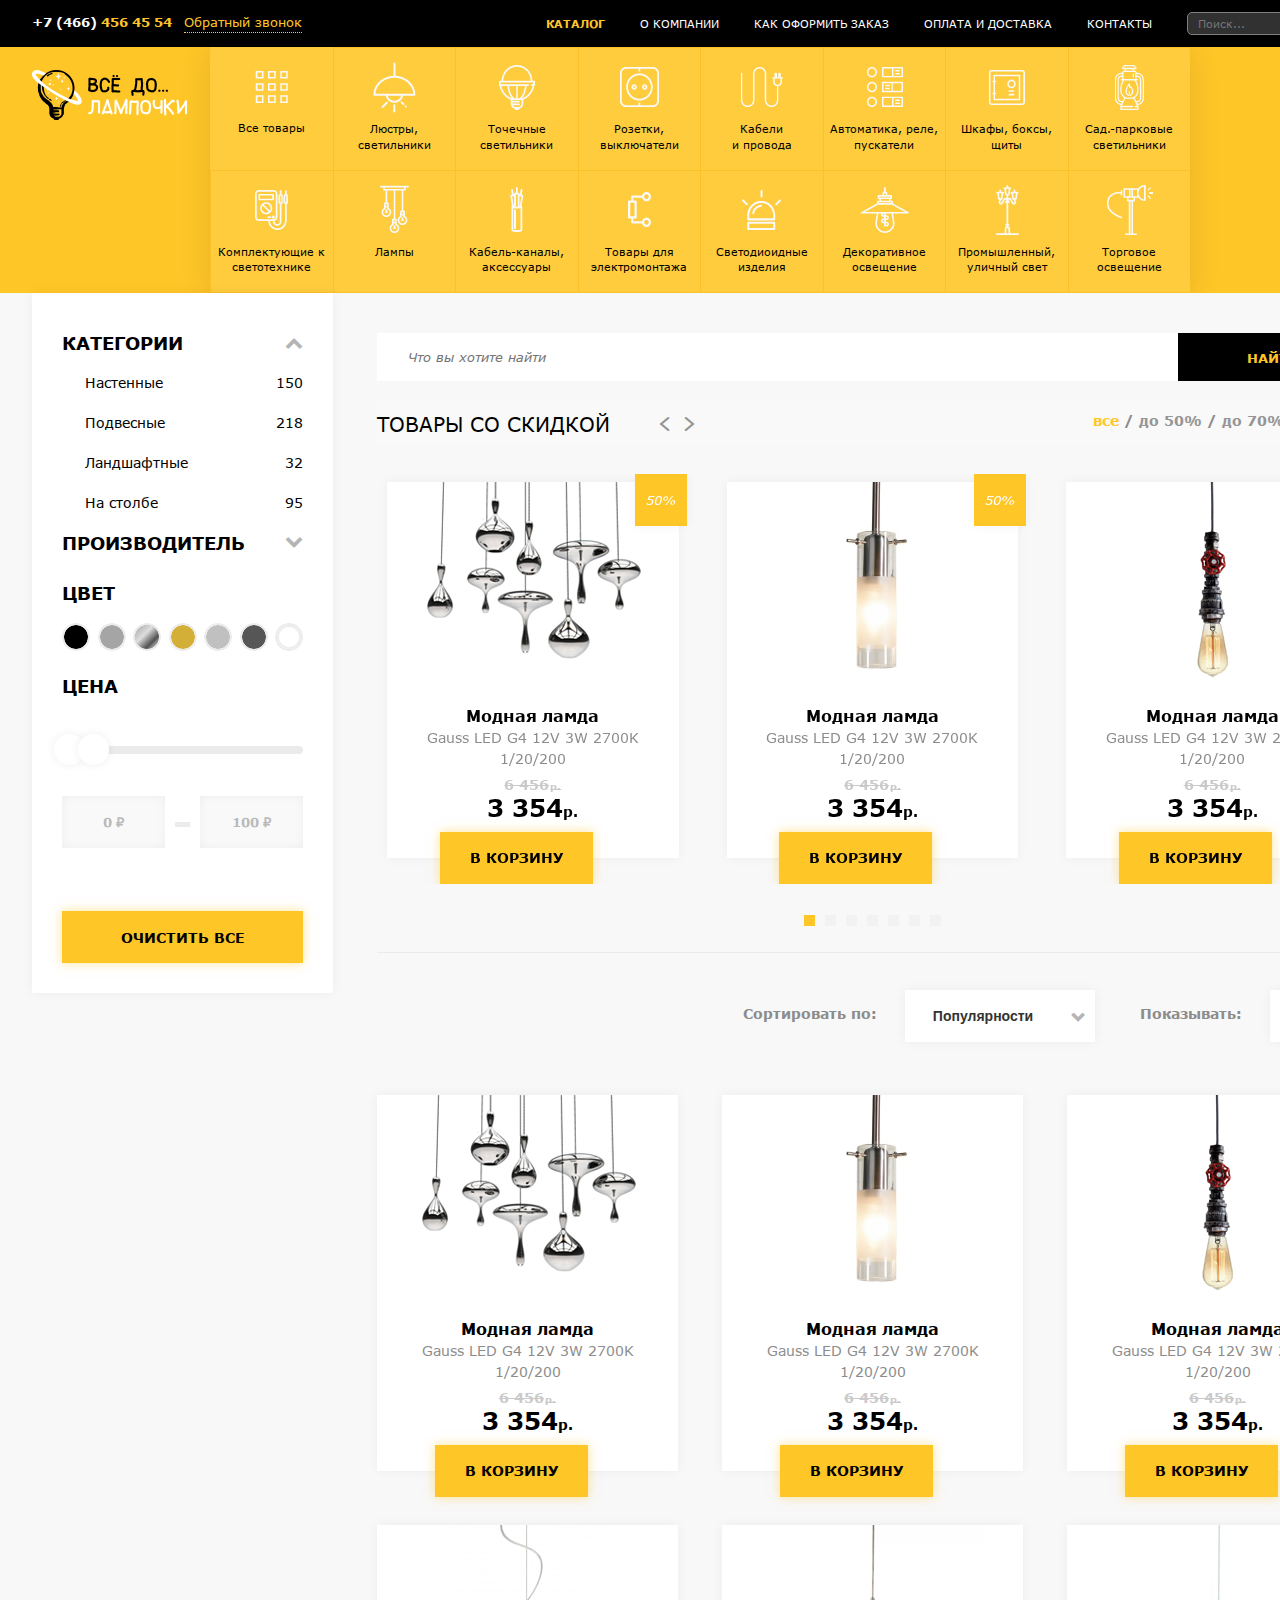
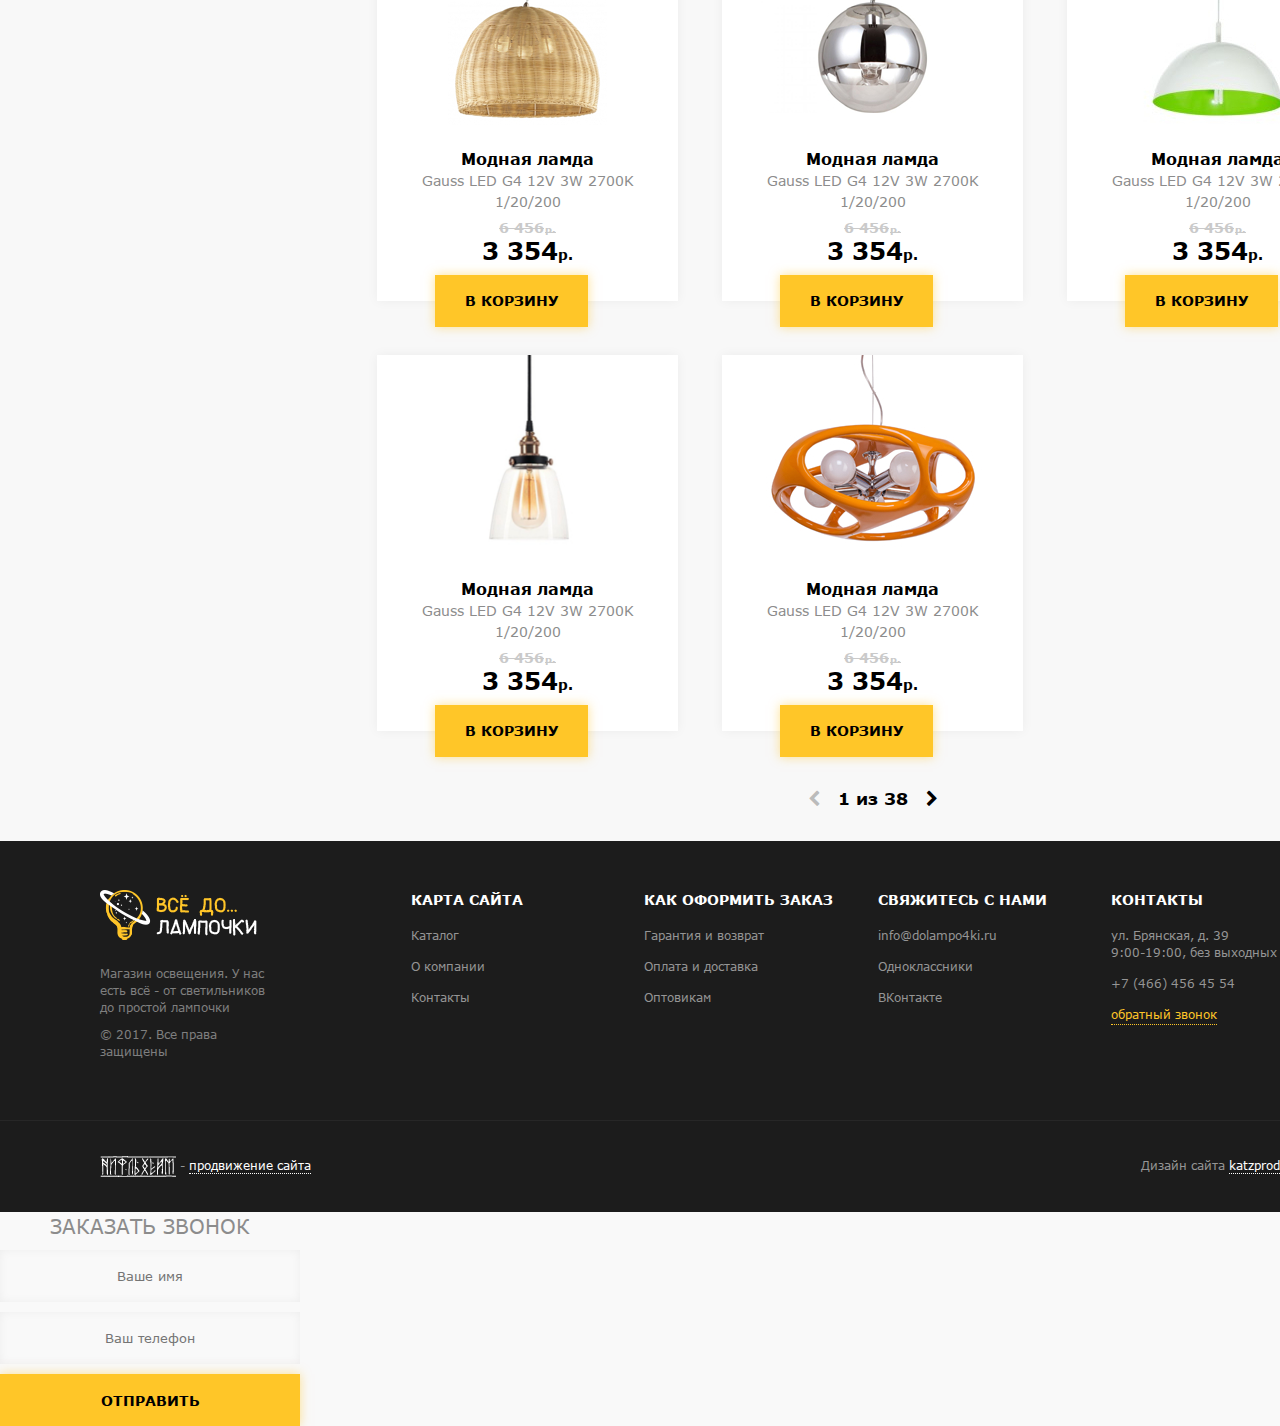
<file: catalog.html>
<!DOCTYPE html><!--[if lt IE 7]>      
<html class="no-js lt-ie9 lt-ie8 lt-ie7" lang="ru">
<![endif]-->
<!--[if IE 7]>         
<html class="no-js lt-ie9 lt-ie8" lang="ru">
<![endif]-->
<!--[if IE 8]>         
<html class="no-js lt-ie9" lang="ru">
<![endif]-->
<html lang="ru" class="no-js">
  <head>
    <meta charset="utf-8">
    <meta http-equiv="X-UA-Compatible" content="IE=edge">
    <title>Start</title>
    <meta name="description" content="">
    <link rel="shortcut icon" href="favicon.ico">
    <link rel="apple-touch-icon" href="apple-touch-icon.png">
    <link rel="stylesheet" href="css/style.css">
    <script src="libs/modernizr.js"></script>
  </head>
  <body><!--[if lt IE 9]>
    <script src="libs/respond.min.js"></script>
    <script src="libs/selectivizr-min.js"></script><![endif]-->
    <!--[if lt IE 8]>
    <p class="browserupgrade">Ваш браузер  <strong>устарел</strong>. Пожалуйста <a href="http://browsehappy.com/">обновите ваш браузер</a> для корректного отображения сайтов.</p><![endif]-->
    <div class="page">
      <!-- header-->
      <div class="page__header">
        <div class="header-top clearfix">
          <div class="container big">
            <div class="header-top__left">
              <div class="phone">+7 (466) <span class="color-yellow">456 45 54 </span></div><a href="#callback" class="color-yellow fancybox">Обратный звонок</a>
            </div>
            <div class="header-top__right">
              <ul class="top-menu">
                <li class="active"><a href="#">Каталог</a></li>
                <li><a href="#">О компании</a></li>
                <li><a href="#">Как оформить заказ</a></li>
                <li><a href="#">Оплата и доставка</a></li>
                <li><a href="#">Контакты</a></li>
              </ul>
              <div class="top-search">
                <form action="#">
                  <input type="text" placeholder="Поиск...">
                  <input type="submit" value="" class="fa">
                </form>
              </div>
            </div>
          </div>
        </div>
        <div class="main-header inner">
          <div class="main-header__top">
            <div class="container big"><a href="/" class="top-logo"><img src="img/logo.png" alt="Все до лампочки"></a><a href="#" class="top-cart"><span class="top-cart__col">5</span><span class="icon-cart"></span></a></div>
          </div>
          <div class="catalog-menu">
            <div class="container small">
              <ul class="catalog-menu__list">
                <li>
                  <div class="content">
                    <div class="icon-wrap"><span class="icon icon-ci1"></span></div><span class="text">Все товары</span>
                  </div>
                </li>
                <li>
                  <div class="content">
                    <div class="icon-wrap"><span class="icon icon-ci2"></span></div><span class="text">Люстры, светильники</span>
                  </div>
                </li>
                <li>
                  <div class="content">
                    <div class="icon-wrap"><span class="icon icon-ci3"></span></div><span class="text">Точечные светильники</span>
                  </div>
                </li>
                <li>
                  <div class="content">
                    <div class="icon-wrap"><span class="icon icon-ci4"></span></div><span class="text">Розетки, выключатели</span>
                  </div>
                </li>
                <li>
                  <div class="content">
                    <div class="icon-wrap"><span class="icon icon-ci5"></span></div><span class="text">Кабели <br>и провода</span>
                  </div>
                </li>
                <li>
                  <div class="content">
                    <div class="icon-wrap"><span class="icon icon-ci6"></span></div><span class="text">Автоматика, реле, пускатели</span>
                  </div>
                </li>
                <li>
                  <div class="content">
                    <div class="icon-wrap"><span class="icon icon-ci7"></span></div><span class="text">Шкафы, боксы, щиты</span>
                  </div>
                </li>
                <li>
                  <div class="content">
                    <div class="icon-wrap"><span class="icon icon-ci8"></span></div><span class="text">Сад.-парковые светильники</span>
                  </div>
                </li>
                <li>
                  <div class="content">
                    <div class="icon-wrap"><span class="icon icon-ci9"></span></div><span class="text">Комплектующие к светотехнике</span>
                  </div>
                </li>
                <li>
                  <div class="content">
                    <div class="icon-wrap"><span class="icon icon-ci10"></span></div><span class="text">Лампы</span>
                  </div>
                </li>
                <li>
                  <div class="content">
                    <div class="icon-wrap"><span class="icon icon-ci11"></span></div><span class="text">Кабель-каналы, аксессуары</span>
                  </div>
                </li>
                <li>
                  <div class="content">
                    <div class="icon-wrap"><span class="icon icon-ci12"></span></div><span class="text">Товары для электромонтажа</span>
                  </div>
                </li>
                <li>
                  <div class="content">
                    <div class="icon-wrap"><span class="icon icon-ci13"></span></div><span class="text">Светодиоидные изделия</span>
                  </div>
                </li>
                <li>
                  <div class="content">
                    <div class="icon-wrap"><span class="icon icon-ci14"></span></div><span class="text">Декоративное освещение</span>
                  </div>
                </li>
                <li>
                  <div class="content">
                    <div class="icon-wrap"><span class="icon icon-ci15"></span></div><span class="text">Промышленный, уличный свет</span>
                  </div>
                </li>
                <li>
                  <div class="content">
                    <div class="icon-wrap"><span class="icon icon-ci16"></span></div><span class="text">Торговое освещение</span>
                  </div>
                </li>
              </ul>
            </div>
          </div>
        </div>
      </div>
      <!-- header end-->
      <div class="section-gray">
        <div class="container big">
          <div class="row">
            <div class="col-xs-3">
              <div class="catalog-filter clearfix">
                <form action="#">
                  <div class="filter-category">
                    <div class="filter-category__header"><span>Категории</span></div>
                    <div class="filter-category__body toggle">
                      <div class="filter-params">
                        <label>
                          <input type="checkbox" name="category"><span class="name">Настенные</span><span class="value">150</span>
                        </label>
                        <label>
                          <input type="checkbox" name="category"><span class="name">Подвесные</span><span class="value">218</span>
                        </label>
                        <label>
                          <input type="checkbox" name="category"><span class="name">Ландшафтные</span><span class="value">32</span>
                        </label>
                        <label>
                          <input type="checkbox" name="category"><span class="name">На столбе</span><span class="value">95</span>
                        </label>
                      </div>
                    </div>
                  </div>
                  <div class="filter-category">
                    <div class="filter-category__header"><span>Производитель</span></div>
                    <div class="filter-category__body toggle close">
                      <div class="filter-params">
                        <label>
                          <input type="checkbox" name="brand"><span class="name">Chiaro</span><span class="value">150</span>
                        </label>
                        <label>
                          <input type="checkbox" name="brand"><span class="name">MW-Light</span><span class="value">218</span>
                        </label>
                        <label>
                          <input type="checkbox" name="brand"><span class="name">Odeon Light</span><span class="value">32</span>
                        </label>
                        <label>
                          <input type="checkbox" name="brand"><span class="name">Arte Lamp</span><span class="value">95</span>
                        </label>
                        <label>
                          <input type="checkbox" name="brand"><span class="name">Brilliant</span><span class="value">218</span>
                        </label>
                        <label>
                          <input type="checkbox" name="brand"><span class="name">Eglo</span><span class="value">32</span>
                        </label>
                      </div>
                    </div>
                  </div>
                  <div class="filter-category">
                    <div class="filter-category__header"><span>Цвет</span></div>
                    <div class="filter-colors">
                      <label>
                        <input type="checkbox" name="color"><img src="img/color1.jpg" alt="">
                      </label>
                      <label>
                        <input type="checkbox" name="color"><img src="img/color2.jpg" alt="">
                      </label>
                      <label>
                        <input type="checkbox" name="color"><img src="img/color3.jpg" alt="">
                      </label>
                      <label>
                        <input type="checkbox" name="color"><img src="img/color4.jpg" alt="">
                      </label>
                      <label>
                        <input type="checkbox" name="color"><img src="img/color5.jpg" alt="">
                      </label>
                      <label>
                        <input type="checkbox" name="color"><img src="img/color6.jpg" alt="">
                      </label>
                      <label>
                        <input type="checkbox" name="color"><img src="img/color7.jpg" alt="">
                      </label>
                    </div>
                  </div>
                  <div class="filter-category">
                    <div class="filter-category__header"><span>Цена</span></div>
                    <div class="filter-category__body">
                      <div class="filter-slider">
                        <div id="filterSlider" data-min="0" data-max="1000" data-min-init="0" data-max-init="100"></div>
                        <div class="filter-slider__values"><span>
                            <input type="text" readonly class="min input--gray"></span><span class="sep">-</span><span>
                            <input type="text" readonly class="max input--gray"></span></div>
                      </div>
                    </div>
                  </div>
                  <input type="reset" value="Очистить все" class="btn btn--yellow">
                </form>
              </div>
            </div>
            <div class="col-xs-9">
              <!-- search-->
              <div class="catalog-search">
                <form action="#">
                  <input type="text" placeholder="Что вы хотите найти">
                  <input type="submit" value="Найти">
                </form>
              </div>
              <!-- search end-->
              <!-- discount-->
              <div class="section-carousel discount-section">
                <div class="section-header clearfix margin">
                  <div class="left">
                    <h2>Товары со скидкой</h2>
                    <ul class="product-carousel__nav">
                      <li><a href="#"><i class="icon-arr-left"></i></a></li>
                      <li><a href="#"><i class="icon-arr-right"></i></a></li>
                    </ul>
                  </div>
                  <div class="right">
                    <ul class="sort">
                      <li class="active"><a href="#">все</a></li>
                      <li><a href="#">до 50%</a></li>
                      <li><a href="#">до 70%</a></li>
                      <li><a href="#">до 90%</a></li>
                    </ul>
                  </div>
                </div>
                <div class="section-body transparent">
                  <ul class="product-carousel discount-carousel">
                    <li class="product-item"><span class="product-item__discount">50%</span>
                      <div class="product-item__image"><img src="img/product1.jpg" alt=""></div>
                      <div class="product-item__text"><span class="product-item__name">Модная ламда</span>
                        <p class="product-item__desc">Gauss LED G4 12V 3W 2700K 1/20/200</p>
                        <div class="product-item__price-block"><span class="old">6 456</span><span class="price">3 354</span></div><a href="#" class="btn btn--yellow product-item__btn">В корзину</a>
                      </div>
                    </li>
                    <li class="product-item"><span class="product-item__discount">50%</span>
                      <div class="product-item__image"><img src="img/product2.jpg" alt=""></div>
                      <div class="product-item__text"><span class="product-item__name">Модная ламда</span>
                        <p class="product-item__desc">Gauss LED G4 12V 3W 2700K 1/20/200</p>
                        <div class="product-item__price-block"><span class="old">6 456</span><span class="price">3 354</span></div><a href="#" class="btn btn--yellow product-item__btn">В корзину</a>
                      </div>
                    </li>
                    <li class="product-item"><span class="product-item__discount">50%</span>
                      <div class="product-item__image"><img src="img/product3.jpg" alt=""></div>
                      <div class="product-item__text"><span class="product-item__name">Модная ламда</span>
                        <p class="product-item__desc">Gauss LED G4 12V 3W 2700K 1/20/200</p>
                        <div class="product-item__price-block"><span class="old">6 456</span><span class="price">3 354</span></div><a href="#" class="btn btn--yellow product-item__btn">В корзину</a>
                      </div>
                    </li>
                    <li class="product-item"><span class="product-item__discount">50%</span>
                      <div class="product-item__image"><img src="img/product4.jpg" alt=""></div>
                      <div class="product-item__text"><span class="product-item__name">Модная ламда</span>
                        <p class="product-item__desc">Gauss LED G4 12V 3W 2700K 1/20/200</p>
                        <div class="product-item__price-block"><span class="old">6 456</span><span class="price">3 354</span></div><a href="#" class="btn btn--yellow product-item__btn">В корзину</a>
                      </div>
                    </li>
                    <li class="product-item"><span class="product-item__discount">50%</span>
                      <div class="product-item__image"><img src="img/product1.jpg" alt=""></div>
                      <div class="product-item__text"><span class="product-item__name">Модная ламда</span>
                        <p class="product-item__desc">Gauss LED G4 12V 3W 2700K 1/20/200</p>
                        <div class="product-item__price-block"><span class="old">6 456</span><span class="price">3 354</span></div><a href="#" class="btn btn--yellow product-item__btn">В корзину</a>
                      </div>
                    </li>
                    <li class="product-item"><span class="product-item__discount">50%</span>
                      <div class="product-item__image"><img src="img/product2.jpg" alt=""></div>
                      <div class="product-item__text"><span class="product-item__name">Модная ламда</span>
                        <p class="product-item__desc">Gauss LED G4 12V 3W 2700K 1/20/200</p>
                        <div class="product-item__price-block"><span class="old">6 456</span><span class="price">3 354</span></div><a href="#" class="btn btn--yellow product-item__btn">В корзину</a>
                      </div>
                    </li>
                    <li class="product-item"><span class="product-item__discount">50%</span>
                      <div class="product-item__image"><img src="img/product3.jpg" alt=""></div>
                      <div class="product-item__text"><span class="product-item__name">Модная ламда</span>
                        <p class="product-item__desc">Gauss LED G4 12V 3W 2700K 1/20/200</p>
                        <div class="product-item__price-block"><span class="old">6 456</span><span class="price">3 354</span></div><a href="#" class="btn btn--yellow product-item__btn">В корзину</a>
                      </div>
                    </li>
                    <li class="product-item"><span class="product-item__discount">50%</span>
                      <div class="product-item__image"><img src="img/product4.jpg" alt=""></div>
                      <div class="product-item__text"><span class="product-item__name">Модная ламда</span>
                        <p class="product-item__desc">Gauss LED G4 12V 3W 2700K 1/20/200</p>
                        <div class="product-item__price-block"><span class="old">6 456</span><span class="price">3 354</span></div><a href="#" class="btn btn--yellow product-item__btn">В корзину</a>
                      </div>
                    </li>
                    <li class="product-item"><span class="product-item__discount">50%</span>
                      <div class="product-item__image"><img src="img/product1.jpg" alt=""></div>
                      <div class="product-item__text"><span class="product-item__name">Модная ламда</span>
                        <p class="product-item__desc">Gauss LED G4 12V 3W 2700K 1/20/200</p>
                        <div class="product-item__price-block"><span class="old">6 456</span><span class="price">3 354</span></div><a href="#" class="btn btn--yellow product-item__btn">В корзину</a>
                      </div>
                    </li>
                    <li class="product-item"><span class="product-item__discount">50%</span>
                      <div class="product-item__image"><img src="img/product2.jpg" alt=""></div>
                      <div class="product-item__text"><span class="product-item__name">Модная ламда</span>
                        <p class="product-item__desc">Gauss LED G4 12V 3W 2700K 1/20/200</p>
                        <div class="product-item__price-block"><span class="old">6 456</span><span class="price">3 354</span></div><a href="#" class="btn btn--yellow product-item__btn">В корзину</a>
                      </div>
                    </li>
                    <li class="product-item"><span class="product-item__discount">50%</span>
                      <div class="product-item__image"><img src="img/product3.jpg" alt=""></div>
                      <div class="product-item__text"><span class="product-item__name">Модная ламда</span>
                        <p class="product-item__desc">Gauss LED G4 12V 3W 2700K 1/20/200</p>
                        <div class="product-item__price-block"><span class="old">6 456</span><span class="price">3 354</span></div><a href="#" class="btn btn--yellow product-item__btn">В корзину</a>
                      </div>
                    </li>
                    <li class="product-item"><span class="product-item__discount">50%</span>
                      <div class="product-item__image"><img src="img/product4.jpg" alt=""></div>
                      <div class="product-item__text"><span class="product-item__name">Модная ламда</span>
                        <p class="product-item__desc">Gauss LED G4 12V 3W 2700K 1/20/200</p>
                        <div class="product-item__price-block"><span class="old">6 456</span><span class="price">3 354</span></div><a href="#" class="btn btn--yellow product-item__btn">В корзину</a>
                      </div>
                    </li>
                    <li class="product-item"><span class="product-item__discount">50%</span>
                      <div class="product-item__image"><img src="img/product1.jpg" alt=""></div>
                      <div class="product-item__text"><span class="product-item__name">Модная ламда</span>
                        <p class="product-item__desc">Gauss LED G4 12V 3W 2700K 1/20/200</p>
                        <div class="product-item__price-block"><span class="old">6 456</span><span class="price">3 354</span></div><a href="#" class="btn btn--yellow product-item__btn">В корзину</a>
                      </div>
                    </li>
                    <li class="product-item"><span class="product-item__discount">50%</span>
                      <div class="product-item__image"><img src="img/product2.jpg" alt=""></div>
                      <div class="product-item__text"><span class="product-item__name">Модная ламда</span>
                        <p class="product-item__desc">Gauss LED G4 12V 3W 2700K 1/20/200</p>
                        <div class="product-item__price-block"><span class="old">6 456</span><span class="price">3 354</span></div><a href="#" class="btn btn--yellow product-item__btn">В корзину</a>
                      </div>
                    </li>
                    <li class="product-item"><span class="product-item__discount">50%</span>
                      <div class="product-item__image"><img src="img/product3.jpg" alt=""></div>
                      <div class="product-item__text"><span class="product-item__name">Модная ламда</span>
                        <p class="product-item__desc">Gauss LED G4 12V 3W 2700K 1/20/200</p>
                        <div class="product-item__price-block"><span class="old">6 456</span><span class="price">3 354</span></div><a href="#" class="btn btn--yellow product-item__btn">В корзину</a>
                      </div>
                    </li>
                    <li class="product-item"><span class="product-item__discount">50%</span>
                      <div class="product-item__image"><img src="img/product4.jpg" alt=""></div>
                      <div class="product-item__text"><span class="product-item__name">Модная ламда</span>
                        <p class="product-item__desc">Gauss LED G4 12V 3W 2700K 1/20/200</p>
                        <div class="product-item__price-block"><span class="old">6 456</span><span class="price">3 354</span></div><a href="#" class="btn btn--yellow product-item__btn">В корзину</a>
                      </div>
                    </li>
                    <li class="product-item"><span class="product-item__discount">50%</span>
                      <div class="product-item__image"><img src="img/product1.jpg" alt=""></div>
                      <div class="product-item__text"><span class="product-item__name">Модная ламда</span>
                        <p class="product-item__desc">Gauss LED G4 12V 3W 2700K 1/20/200</p>
                        <div class="product-item__price-block"><span class="old">6 456</span><span class="price">3 354</span></div><a href="#" class="btn btn--yellow product-item__btn">В корзину</a>
                      </div>
                    </li>
                    <li class="product-item"><span class="product-item__discount">50%</span>
                      <div class="product-item__image"><img src="img/product2.jpg" alt=""></div>
                      <div class="product-item__text"><span class="product-item__name">Модная ламда</span>
                        <p class="product-item__desc">Gauss LED G4 12V 3W 2700K 1/20/200</p>
                        <div class="product-item__price-block"><span class="old">6 456</span><span class="price">3 354</span></div><a href="#" class="btn btn--yellow product-item__btn">В корзину</a>
                      </div>
                    </li>
                    <li class="product-item"><span class="product-item__discount">50%</span>
                      <div class="product-item__image"><img src="img/product3.jpg" alt=""></div>
                      <div class="product-item__text"><span class="product-item__name">Модная ламда</span>
                        <p class="product-item__desc">Gauss LED G4 12V 3W 2700K 1/20/200</p>
                        <div class="product-item__price-block"><span class="old">6 456</span><span class="price">3 354</span></div><a href="#" class="btn btn--yellow product-item__btn">В корзину</a>
                      </div>
                    </li>
                    <li class="product-item"><span class="product-item__discount">50%</span>
                      <div class="product-item__image"><img src="img/product4.jpg" alt=""></div>
                      <div class="product-item__text"><span class="product-item__name">Модная ламда</span>
                        <p class="product-item__desc">Gauss LED G4 12V 3W 2700K 1/20/200</p>
                        <div class="product-item__price-block"><span class="old">6 456</span><span class="price">3 354</span></div><a href="#" class="btn btn--yellow product-item__btn">В корзину</a>
                      </div>
                    </li>
                  </ul>
                </div>
              </div>
              <!-- discount end-->
              <!-- catalog sort-->
              <div class="catalog-sort">
                <form action="#">
                  <div class="catalog-sort__item"><span class="name">Сортировать по:</span>
                    <select class="select-sort-js">
                      <option value="">Популярности</option>
                      <option value="">Популярности</option>
                      <option value="">Популярности</option>
                    </select>
                  </div>
                  <div class="catalog-sort__item"><span class="name">Показывать:</span>
                    <select class="select-sort-js">
                      <option value="">1</option>
                      <option value="">2</option>
                      <option value="">3</option>
                    </select>
                  </div>
                </form>
              </div>
              <!-- catalog sort end-->
              <!-- catalog list-->
              <div class="catalog-list clearfix">
                <div class="row">
                  <div class="col-xs-4">
                    <div class="product-item">
                      <div class="product-item__image"><img src="img/product1.jpg" alt=""></div>
                      <div class="product-item__text"><span class="product-item__name">Модная ламда</span>
                        <p class="product-item__desc">Gauss LED G4 12V 3W 2700K 1/20/200</p>
                        <div class="product-item__price-block"><span class="old">6 456</span><span class="price">3 354</span></div><a href="#" class="btn btn--yellow product-item__btn">В корзину</a>
                      </div>
                    </div>
                  </div>
                  <div class="col-xs-4">
                    <div class="product-item">
                      <div class="product-item__image"><img src="img/product2.jpg" alt=""></div>
                      <div class="product-item__text"><span class="product-item__name">Модная ламда</span>
                        <p class="product-item__desc">Gauss LED G4 12V 3W 2700K 1/20/200</p>
                        <div class="product-item__price-block"><span class="old">6 456</span><span class="price">3 354</span></div><a href="#" class="btn btn--yellow product-item__btn">В корзину</a>
                      </div>
                    </div>
                  </div>
                  <div class="col-xs-4">
                    <div class="product-item">
                      <div class="product-item__image"><img src="img/product3.jpg" alt=""></div>
                      <div class="product-item__text"><span class="product-item__name">Модная ламда</span>
                        <p class="product-item__desc">Gauss LED G4 12V 3W 2700K 1/20/200</p>
                        <div class="product-item__price-block"><span class="old">6 456</span><span class="price">3 354</span></div><a href="#" class="btn btn--yellow product-item__btn">В корзину</a>
                      </div>
                    </div>
                  </div>
                  <div class="col-xs-4">
                    <div class="product-item">
                      <div class="product-item__image"><img src="img/product4.jpg" alt=""></div>
                      <div class="product-item__text"><span class="product-item__name">Модная ламда</span>
                        <p class="product-item__desc">Gauss LED G4 12V 3W 2700K 1/20/200</p>
                        <div class="product-item__price-block"><span class="old">6 456</span><span class="price">3 354</span></div><a href="#" class="btn btn--yellow product-item__btn">В корзину</a>
                      </div>
                    </div>
                  </div>
                  <div class="col-xs-4">
                    <div class="product-item">
                      <div class="product-item__image"><img src="img/product5.jpg" alt=""></div>
                      <div class="product-item__text"><span class="product-item__name">Модная ламда</span>
                        <p class="product-item__desc">Gauss LED G4 12V 3W 2700K 1/20/200</p>
                        <div class="product-item__price-block"><span class="old">6 456</span><span class="price">3 354</span></div><a href="#" class="btn btn--yellow product-item__btn">В корзину</a>
                      </div>
                    </div>
                  </div>
                  <div class="col-xs-4">
                    <div class="product-item">
                      <div class="product-item__image"><img src="img/product6.jpg" alt=""></div>
                      <div class="product-item__text"><span class="product-item__name">Модная ламда</span>
                        <p class="product-item__desc">Gauss LED G4 12V 3W 2700K 1/20/200</p>
                        <div class="product-item__price-block"><span class="old">6 456</span><span class="price">3 354</span></div><a href="#" class="btn btn--yellow product-item__btn">В корзину</a>
                      </div>
                    </div>
                  </div>
                  <div class="col-xs-4">
                    <div class="product-item">
                      <div class="product-item__image"><img src="img/product7.jpg" alt=""></div>
                      <div class="product-item__text"><span class="product-item__name">Модная ламда</span>
                        <p class="product-item__desc">Gauss LED G4 12V 3W 2700K 1/20/200</p>
                        <div class="product-item__price-block"><span class="old">6 456</span><span class="price">3 354</span></div><a href="#" class="btn btn--yellow product-item__btn">В корзину</a>
                      </div>
                    </div>
                  </div>
                  <div class="col-xs-4">
                    <div class="product-item">
                      <div class="product-item__image"><img src="img/product8.jpg" alt=""></div>
                      <div class="product-item__text"><span class="product-item__name">Модная ламда</span>
                        <p class="product-item__desc">Gauss LED G4 12V 3W 2700K 1/20/200</p>
                        <div class="product-item__price-block"><span class="old">6 456</span><span class="price">3 354</span></div><a href="#" class="btn btn--yellow product-item__btn">В корзину</a>
                      </div>
                    </div>
                  </div>
                </div>
                <div class="pagination"><a href="#" class="disable"><i class="fa fa-chevron-left"></i></a><span>1</span><span>из</span><a href="#">38</a><a href="#"><i class="fa fa-chevron-right"></i></a></div>
              </div>
            </div>
          </div>
        </div>
      </div>
      <!-- footer-->
      <div class="page__footer">
        <div class="main-footer">
          <div class="container">
            <div class="row">
              <div class="col-xs-3">
                <div class="logo"><img src="img/logo-footer.png" alt="Все до лампочки">
                  <p>Магазин освещения. У нас есть всё - от светильников до простой лампочки</p>
                  <p>© 2017. Все права защищены</p>
                </div>
              </div>
              <div class="col-xs-9">
                <div class="row">
                  <div class="col-xs-3">
                    <h3 class="footer-header"><a href="#">Карта сайта</a></h3>
                    <ul class="footer-menu">
                      <li><a href="#">Каталог</a></li>
                      <li><a href="#">О компании</a></li>
                      <li><a href="#">Контакты</a></li>
                    </ul>
                  </div>
                  <div class="col-xs-3">
                    <h3 class="footer-header"><a href="#">как Оформить заказ</a></h3>
                    <ul class="footer-menu">
                      <li><a href="#">Гарантия и возврат</a></li>
                      <li><a href="#">Оплата и доставка</a></li>
                      <li><a href="#">Оптовикам</a></li>
                    </ul>
                  </div>
                  <div class="col-xs-3">
                    <h3 class="footer-header"><a href="#">Свяжитесь с нами</a></h3>
                    <ul class="footer-menu">
                      <li><a href="#">info@dolampo4ki.ru</a></li>
                      <li><a href="#">Одноклассники</a></li>
                      <li><a href="#">ВКонтакте</a></li>
                    </ul>
                  </div>
                  <div class="col-xs-3">
                    <h3 class="footer-header"><a href="#">Контакты</a></h3>
                    <ul class="footer-menu">
                      <li><a href="#">ул. Брянская, д. 39<br>9:00-19:00, без выходных</a></li>
                      <li><a href="#">+7 (466) 456 45 54</a></li>
                      <li><a href="#" class="fancybox color-yellow">обратный звонок</a></li>
                    </ul>
                  </div>
                </div>
              </div>
            </div>
          </div>
        </div>
        <div class="bottom-footer">
          <div class="container">
            <div class="row">
              <div class="col-xs-6 ta-left"><a href="http://niflheimr-13.ru" class="nilfheim"><img src="img/nilfheim.png" alt="Нифльхейм - продвижение сайта" title="Нифльхейм - продвижение сайта"><span> - </span><span class="link">продвижение сайта</span></a></div>
              <div class="col-xs-6 ta-right"><a href="" class="katzprod"><span>Дизайн сайта </span><span class="link">katzprod</span> <img src="img/katzprod.png" alt="Katzprod"></a></div>
            </div>
          </div>
        </div>
      </div>
      <!-- footer end-->
      <!-- popups-->
      <div id="callback" class="popup">
        <form action="#">
          <input type="hidden" name="Обратный звонок">
          <div class="popup-header"><span>Заказать звонок</span></div>
          <div class="popup-body">
            <label>
              <input type="text" name="name" placeholder="Ваше имя" class="input--gray">
            </label>
            <label>
              <input type="text" name="phone" placeholder="Ваш телефон" class="input--gray">
            </label>
          </div>
          <div class="popup-footer">
            <input type="submit" value="Отправить" class="btn btn--yellow">
          </div>
        </form>
      </div>
      <!-- popups end-->
    </div>
    <!--scripts =================================================-->
    <script src="js/core.js"></script>
    <script src="js/main.js"></script>
  </body>
</html>
</file>
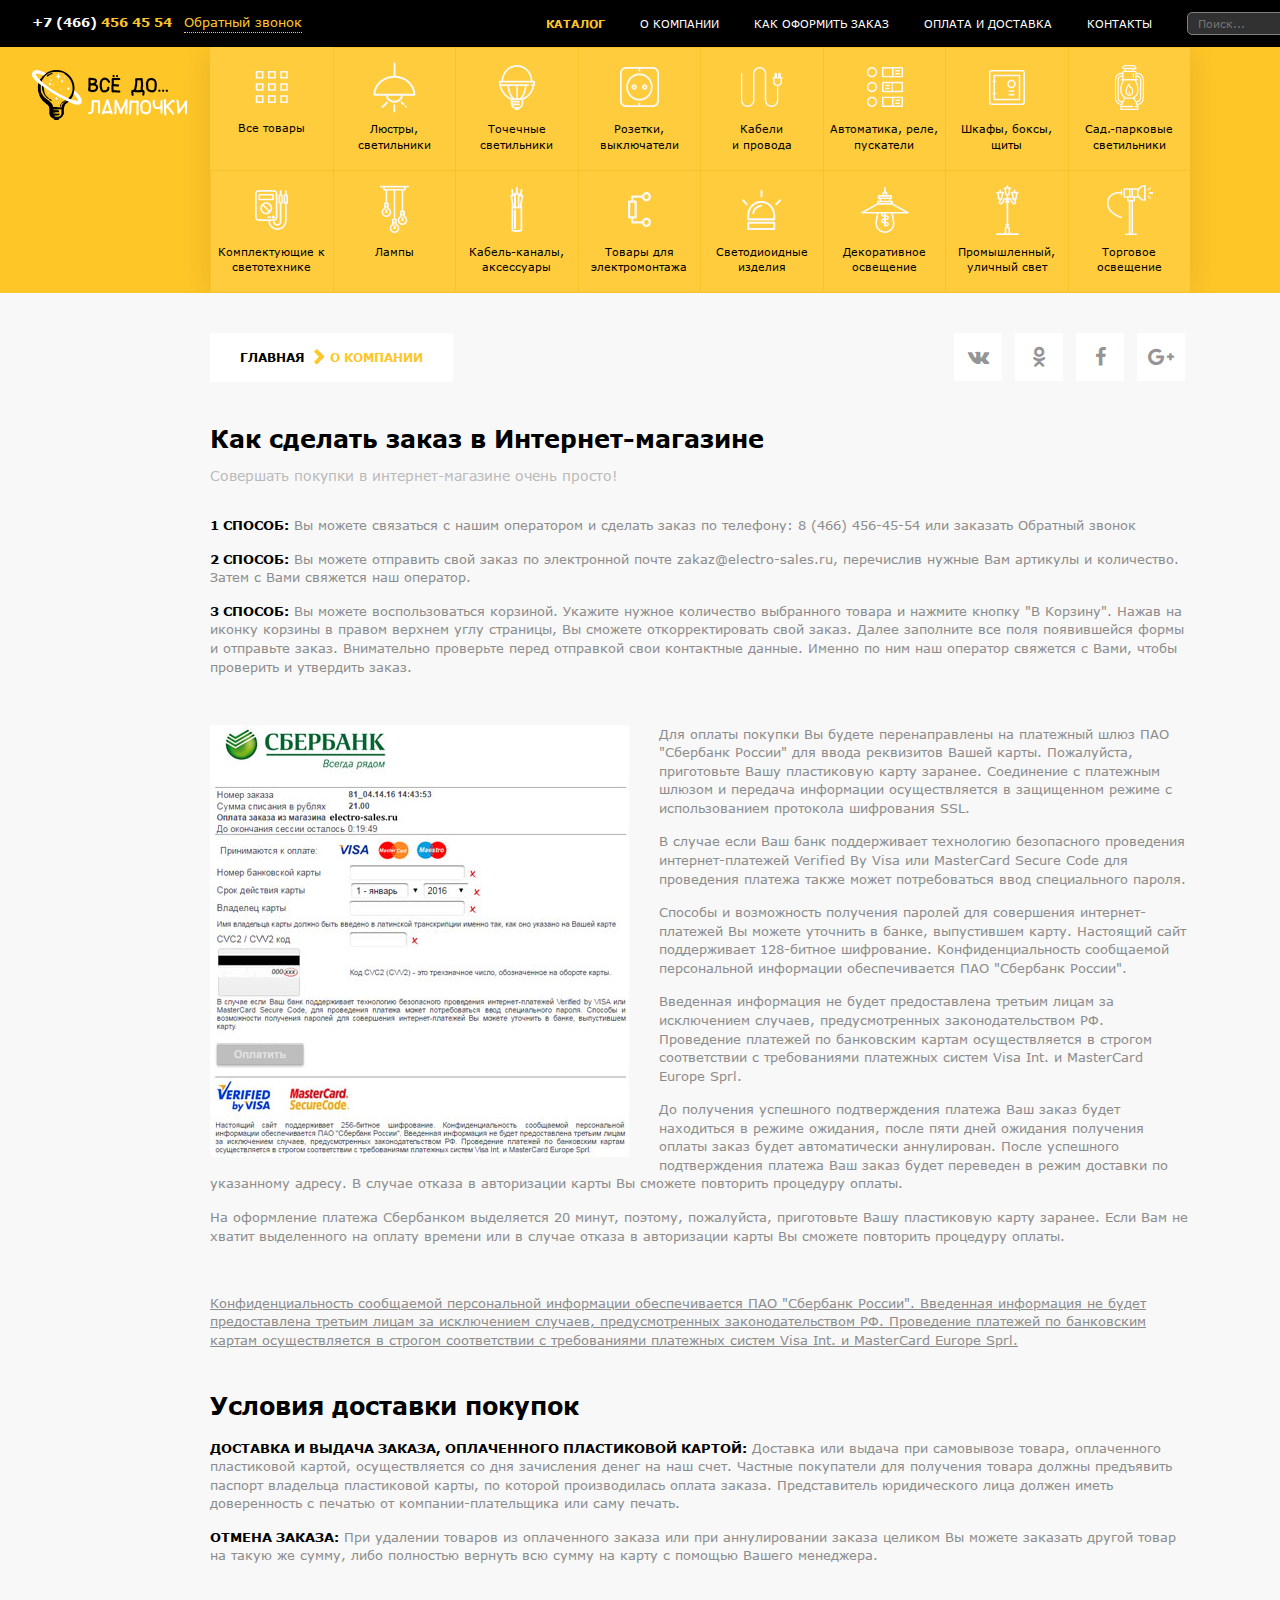
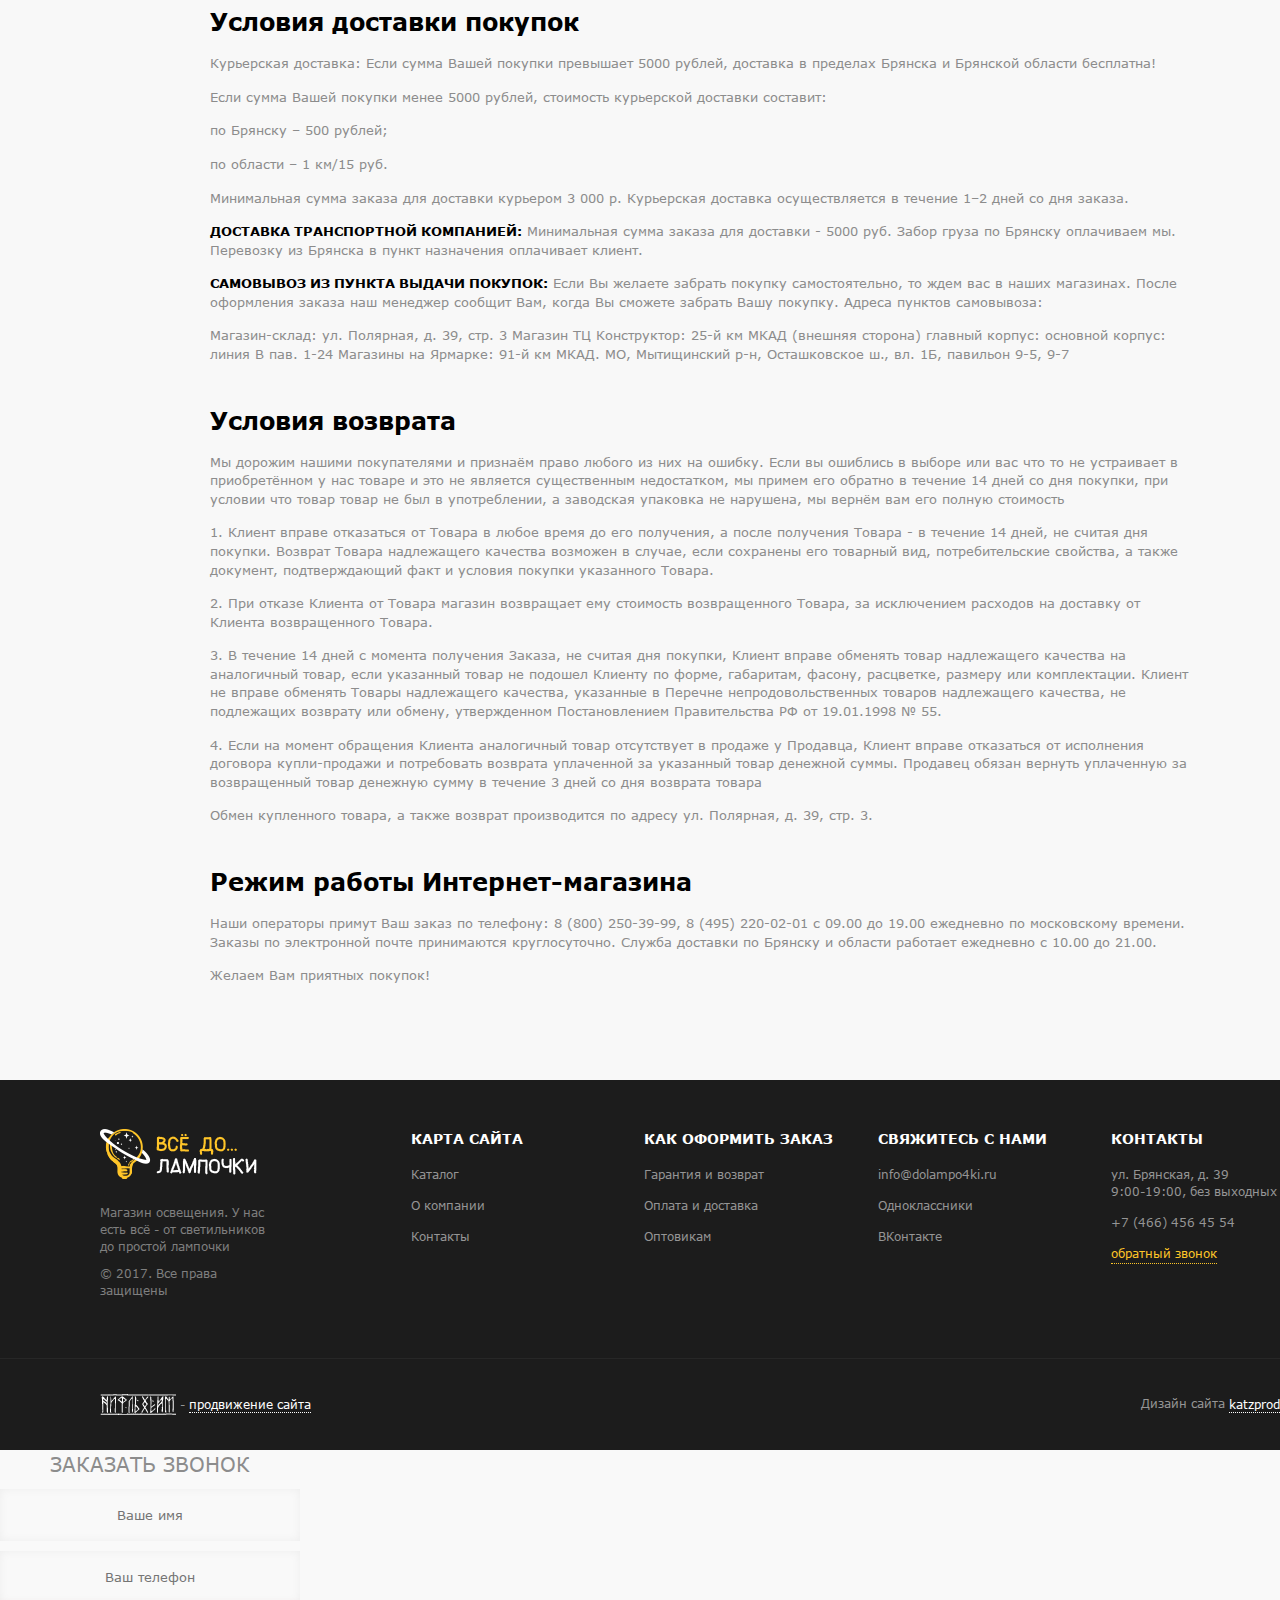
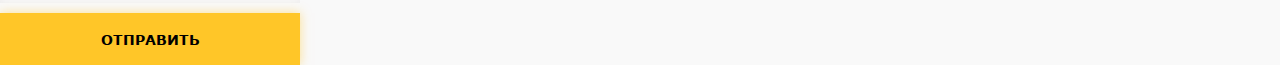
<file: delivery.html>
<!DOCTYPE html><!--[if lt IE 7]>      
<html class="no-js lt-ie9 lt-ie8 lt-ie7" lang="ru">
<![endif]-->
<!--[if IE 7]>         
<html class="no-js lt-ie9 lt-ie8" lang="ru">
<![endif]-->
<!--[if IE 8]>         
<html class="no-js lt-ie9" lang="ru">
<![endif]-->
<html lang="ru" class="no-js">
  <head>
    <meta charset="utf-8">
    <meta http-equiv="X-UA-Compatible" content="IE=edge">
    <title>Start</title>
    <meta name="description" content="">
    <link rel="shortcut icon" href="favicon.ico">
    <link rel="apple-touch-icon" href="apple-touch-icon.png">
    <link rel="stylesheet" href="css/style.css">
    <script src="libs/modernizr.js"></script>
  </head>
  <body><!--[if lt IE 9]>
    <script src="libs/respond.min.js"></script>
    <script src="libs/selectivizr-min.js"></script><![endif]-->
    <!--[if lt IE 8]>
    <p class="browserupgrade">Ваш браузер  <strong>устарел</strong>. Пожалуйста <a href="http://browsehappy.com/">обновите ваш браузер</a> для корректного отображения сайтов.</p><![endif]-->
    <div class="page">
      <!-- header-->
      <div class="page__header">
        <div class="header-top clearfix">
          <div class="container big">
            <div class="header-top__left">
              <div class="phone">+7 (466) <span class="color-yellow">456 45 54 </span></div><a href="#callback" class="color-yellow fancybox">Обратный звонок</a>
            </div>
            <div class="header-top__right">
              <ul class="top-menu">
                <li class="active"><a href="#">Каталог</a></li>
                <li><a href="#">О компании</a></li>
                <li><a href="#">Как оформить заказ</a></li>
                <li><a href="#">Оплата и доставка</a></li>
                <li><a href="#">Контакты</a></li>
              </ul>
              <div class="top-search">
                <form action="#">
                  <input type="text" placeholder="Поиск...">
                  <input type="submit" value="" class="fa">
                </form>
              </div>
            </div>
          </div>
        </div>
        <div class="main-header inner">
          <div class="main-header__top">
            <div class="container big"><a href="/" class="top-logo"><img src="img/logo.png" alt="Все до лампочки"></a><a href="#" class="top-cart"><span class="top-cart__col">5</span><span class="icon-cart"></span></a></div>
          </div>
          <div class="catalog-menu">
            <div class="container small">
              <ul class="catalog-menu__list">
                <li>
                  <div class="content">
                    <div class="icon-wrap"><span class="icon icon-ci1"></span></div><span class="text">Все товары</span>
                  </div>
                </li>
                <li>
                  <div class="content">
                    <div class="icon-wrap"><span class="icon icon-ci2"></span></div><span class="text">Люстры, светильники</span>
                  </div>
                </li>
                <li>
                  <div class="content">
                    <div class="icon-wrap"><span class="icon icon-ci3"></span></div><span class="text">Точечные светильники</span>
                  </div>
                </li>
                <li>
                  <div class="content">
                    <div class="icon-wrap"><span class="icon icon-ci4"></span></div><span class="text">Розетки, выключатели</span>
                  </div>
                </li>
                <li>
                  <div class="content">
                    <div class="icon-wrap"><span class="icon icon-ci5"></span></div><span class="text">Кабели <br>и провода</span>
                  </div>
                </li>
                <li>
                  <div class="content">
                    <div class="icon-wrap"><span class="icon icon-ci6"></span></div><span class="text">Автоматика, реле, пускатели</span>
                  </div>
                </li>
                <li>
                  <div class="content">
                    <div class="icon-wrap"><span class="icon icon-ci7"></span></div><span class="text">Шкафы, боксы, щиты</span>
                  </div>
                </li>
                <li>
                  <div class="content">
                    <div class="icon-wrap"><span class="icon icon-ci8"></span></div><span class="text">Сад.-парковые светильники</span>
                  </div>
                </li>
                <li>
                  <div class="content">
                    <div class="icon-wrap"><span class="icon icon-ci9"></span></div><span class="text">Комплектующие к светотехнике</span>
                  </div>
                </li>
                <li>
                  <div class="content">
                    <div class="icon-wrap"><span class="icon icon-ci10"></span></div><span class="text">Лампы</span>
                  </div>
                </li>
                <li>
                  <div class="content">
                    <div class="icon-wrap"><span class="icon icon-ci11"></span></div><span class="text">Кабель-каналы, аксессуары</span>
                  </div>
                </li>
                <li>
                  <div class="content">
                    <div class="icon-wrap"><span class="icon icon-ci12"></span></div><span class="text">Товары для электромонтажа</span>
                  </div>
                </li>
                <li>
                  <div class="content">
                    <div class="icon-wrap"><span class="icon icon-ci13"></span></div><span class="text">Светодиоидные изделия</span>
                  </div>
                </li>
                <li>
                  <div class="content">
                    <div class="icon-wrap"><span class="icon icon-ci14"></span></div><span class="text">Декоративное освещение</span>
                  </div>
                </li>
                <li>
                  <div class="content">
                    <div class="icon-wrap"><span class="icon icon-ci15"></span></div><span class="text">Промышленный, уличный свет</span>
                  </div>
                </li>
                <li>
                  <div class="content">
                    <div class="icon-wrap"><span class="icon icon-ci16"></span></div><span class="text">Торговое освещение</span>
                  </div>
                </li>
              </ul>
            </div>
          </div>
        </div>
      </div>
      <!-- header end-->
      <div class="section-gray">
        <div class="container small">
          <div class="top-bar clearfix">
            <ul class="breadcrumbs fl-left">
              <li><a href="#">Главная</a></li>
              <li class="active"><a href="#">О компании</a></li>
            </ul>
            <ul class="socials fl-right">
              <li><a href="#">	</a></li>
              <li><a href="#">	</a></li>
              <li><a href="#">	</a></li>
              <li><a href="#">	</a></li>
            </ul>
          </div>
          <div class="main-content">
            <h2>Как сделать заказ в Интернет-магазине <span>Совершать покупки в интернет-магазине очень просто!</span></h2>
            <ul>
              <li><b class="tt">1 способ:</b> Вы можете связаться с нашим оператором и сделать заказ по телефону: 8 (466) 456-45-54 или заказать Обратный звонок</li>
              <li><b class="tt">2 способ:</b> Вы можете отправить свой заказ по электронной почте zakaz@electro-sales.ru, перечислив нужные Вам артикулы и количество. Затем с Вами свяжется наш оператор.</li>
              <li><b class="tt">3 способ:</b> Вы можете воспользоваться корзиной. Укажите нужное количество выбранного товара и нажмите кнопку "В Корзину". Нажав на иконку корзины в правом верхнем углу страницы, Вы сможете откорректировать свой заказ. Далее заполните все поля появившейся формы и отправьте заказ. Внимательно проверьте перед отправкой свои контактные данные. Именно по ним наш оператор свяжется с Вами, чтобы проверить и утвердить заказ.</li>
            </ul><br>
            <div><img src="img/delivery-image.jpg" alt="" align="left">
              <ul>
                <li>Для оплаты покупки Вы будете перенаправлены на платежный шлюз ПАО "Сбербанк России" для ввода реквизитов Вашей карты. Пожалуйста, приготовьте Вашу пластиковую карту заранее. Соединение с платежным шлюзом и передача информации осуществляется в защищенном режиме с использованием протокола шифрования SSL.</li>
                <li>В случае если Ваш банк поддерживает технологию безопасного проведения интернет-платежей Verified By Visa или MasterCard Secure Code для проведения платежа также может потребоваться ввод специального пароля.</li>
                <li>Способы и возможность получения паролей для совершения интернет-платежей Вы можете уточнить в банке, выпустившем карту. Настоящий сайт поддерживает 128-битное шифрование. Конфиденциальность сообщаемой персональной информации обеспечивается ПАО "Сбербанк России".</li>
                <li>Введенная информация не будет предоставлена третьим лицам за исключением случаев, предусмотренных законодательством РФ. Проведение платежей по банковским картам осуществляется в строгом соответствии с требованиями платежных систем Visa Int. и MasterCard Europe Sprl.</li>
                <li>До получения успешного подтверждения платежа Ваш заказ будет находиться в режиме ожидания, после пяти дней ожидания получения оплаты заказ будет автоматически аннулирован. После успешного подтверждения платежа Ваш заказ будет переведен в режим доставки по указанному адресу. В случае отказа в авторизации карты Вы сможете повторить процедуру оплаты.</li>
                <li>На оформление платежа Сбербанком выделяется 20 минут, поэтому, пожалуйста, приготовьте Вашу пластиковую карту заранее. Если Вам не хватит выделенного на оплату времени или в случае отказа в авторизации карты Вы сможете повторить процедуру оплаты.</li>
              </ul>
            </div><br>
            <p>
              <u>Конфиденциальность сообщаемой персональной информации обеспечивается ПАО "Сбербанк России". Введенная информация не будет предоставлена третьим лицам за исключением случаев, предусмотренных законодательством РФ. Проведение платежей по банковским картам осуществляется в строгом соответствии с требованиями платежных систем Visa Int. и MasterCard Europe Sprl.</u>
            </p>
            <h2>Условия доставки покупок</h2>
            <p><b class="tt">Доставка и выдача заказа, оплаченного пластиковoй картой:</b> Доставка или выдача при самовывозе товара, оплаченного пластиковой картой, осуществляется со дня зачисления денег на наш счет. Частные покупатели для получения товара должны предъявить паспорт владельца пластиковой карты, по которой производилась оплата заказа. Представитель юридического лица должен иметь доверенность с печатью от компании-плательщика или саму печать.</p>
            <p><b class="tt">Отмена заказа:</b> При удалении товаров из оплаченного заказа или при аннулировании заказа целиком Вы можете заказать другой товар на такую же сумму, либо полностью вернуть всю сумму на карту с помощью Вашего менеджера.</p>
            <h2>Условия доставки покупок</h2>
            <p>Курьерская доставка: Если сумма Вашей покупки превышает 5000 рублей, доставка в пределах Брянска и Брянской области бесплатна!</p>
            <p>Если сумма Вашей покупки менее 5000 рублей, стоимость курьерской доставки составит:</p>
            <ul>
              <li>по Брянску – 500 рублей;</li>
              <li>по области – 1 км/15 руб.</li>
            </ul>
            <p>Минимальная сумма заказа для доставки курьером 3 000 р. Курьерская доставка осуществляется в течение 1–2 дней со дня заказа.</p>
            <p><b class="tt">Доставка транспортной компанией:</b> Минимальная сумма заказа для доставки - 5000 руб. Забор груза по Брянску оплачиваем мы. Перевозку из Брянска в пункт назначения оплачивает клиент.</p>
            <p><b class="tt">Самовывоз из пункта выдачи покупок:</b> Если Вы желаете забрать покупку самостоятельно, то ждем вас в наших магазинах. После оформления заказа наш менеджер сообщит Вам, когда Вы сможете забрать Вашу покупку. Адреса пунктов самовывоза:</p>Магазин-склад: ул. Полярная, д. 39, стр. 3
            Магазин ТЦ Конструктор: 25-й км МКАД (внешняя сторона) главный корпус: основной корпус: линия В пав. 1-24
            Магазины на Ярмарке: 91-й км МКАД. МО, Мытищинский р-н, Осташковское ш., вл. 1Б, павильон 9-5, 9-7
            <h2>Условия возврата</h2>
            <p>Мы дорожим нашими покупателями и признаём право любого из них на ошибку. Если вы ошиблись в выборе или вас что то не устраивает в приобретённом у нас товаре и это не является существенным недостатком, мы примем его обратно в течение 14 дней со дня покупки, при условии что товар товар не был в употреблении, а заводская упаковка не нарушена, мы вернём вам его полную стоимость </p>
            <p>1. Клиент вправе отказаться от Товара в любое время до его получения, а после получения Товара - в течение 14 дней, не считая дня покупки. Возврат Товара надлежащего качества возможен в случае, если сохранены его товарный вид, потребительские свойства, а также документ, подтверждающий факт и условия покупки указанного Товара.</p>
            <p>2. При отказе Клиента от Товара магазин возвращает ему стоимость возвращенного Товара, за исключением расходов на доставку от Клиента возвращенного Товара.</p>
            <p>3. В течение 14 дней с момента получения Заказа, не считая дня покупки, Клиент вправе обменять товар надлежащего качества на аналогичный товар, если указанный товар не подошел Клиенту по форме, габаритам, фасону, расцветке, размеру или комплектации. Клиент не вправе обменять Товары надлежащего качества, указанные в Перечне непродовольственных товаров надлежащего качества, не подлежащих возврату или обмену, утвержденном Постановлением Правительства РФ от 19.01.1998 № 55.</p>
            <p>4. Если на момент обращения Клиента аналогичный товар отсутствует в продаже у Продавца, Клиент вправе отказаться от исполнения договора купли-продажи и потребовать возврата уплаченной за указанный товар денежной суммы. Продавец обязан вернуть уплаченную за возвращенный товар денежную сумму в течение 3 дней со дня возврата товара</p>
            <p>Обмен купленного товара, а также возврат производится по адресу ул. Полярная, д. 39, стр. 3.  </p>
            <h2>Режим работы Интернет-магазина</h2>
            <p>Наши операторы примут Ваш заказ по телефону: 8 (800) 250-39-99, 8 (495) 220-02-01 с 09.00 до 19.00 ежедневно по московскому времени. Заказы по электронной почте принимаются круглосуточно. Служба доставки по Брянску и области работает ежедневно с 10.00 до 21.00.</p>
            <p>Желаем Вам приятных покупок!</p>
          </div>
        </div>
      </div>
      <!-- footer-->
      <div class="page__footer">
        <div class="main-footer">
          <div class="container">
            <div class="row">
              <div class="col-xs-3">
                <div class="logo"><img src="img/logo-footer.png" alt="Все до лампочки">
                  <p>Магазин освещения. У нас есть всё - от светильников до простой лампочки</p>
                  <p>© 2017. Все права защищены</p>
                </div>
              </div>
              <div class="col-xs-9">
                <div class="row">
                  <div class="col-xs-3">
                    <h3 class="footer-header"><a href="#">Карта сайта</a></h3>
                    <ul class="footer-menu">
                      <li><a href="#">Каталог</a></li>
                      <li><a href="#">О компании</a></li>
                      <li><a href="#">Контакты</a></li>
                    </ul>
                  </div>
                  <div class="col-xs-3">
                    <h3 class="footer-header"><a href="#">как Оформить заказ</a></h3>
                    <ul class="footer-menu">
                      <li><a href="#">Гарантия и возврат</a></li>
                      <li><a href="#">Оплата и доставка</a></li>
                      <li><a href="#">Оптовикам</a></li>
                    </ul>
                  </div>
                  <div class="col-xs-3">
                    <h3 class="footer-header"><a href="#">Свяжитесь с нами</a></h3>
                    <ul class="footer-menu">
                      <li><a href="#">info@dolampo4ki.ru</a></li>
                      <li><a href="#">Одноклассники</a></li>
                      <li><a href="#">ВКонтакте</a></li>
                    </ul>
                  </div>
                  <div class="col-xs-3">
                    <h3 class="footer-header"><a href="#">Контакты</a></h3>
                    <ul class="footer-menu">
                      <li><a href="#">ул. Брянская, д. 39<br>9:00-19:00, без выходных</a></li>
                      <li><a href="#">+7 (466) 456 45 54</a></li>
                      <li><a href="#" class="fancybox color-yellow">обратный звонок</a></li>
                    </ul>
                  </div>
                </div>
              </div>
            </div>
          </div>
        </div>
        <div class="bottom-footer">
          <div class="container">
            <div class="row">
              <div class="col-xs-6 ta-left"><a href="http://niflheimr-13.ru" class="nilfheim"><img src="img/nilfheim.png" alt="Нифльхейм - продвижение сайта" title="Нифльхейм - продвижение сайта"><span> - </span><span class="link">продвижение сайта</span></a></div>
              <div class="col-xs-6 ta-right"><a href="" class="katzprod"><span>Дизайн сайта </span><span class="link">katzprod</span> <img src="img/katzprod.png" alt="Katzprod"></a></div>
            </div>
          </div>
        </div>
      </div>
      <!-- footer end-->
      <!-- popups-->
      <div id="callback" class="popup">
        <form action="#">
          <input type="hidden" name="Обратный звонок">
          <div class="popup-header"><span>Заказать звонок</span></div>
          <div class="popup-body">
            <label>
              <input type="text" name="name" placeholder="Ваше имя" class="input--gray">
            </label>
            <label>
              <input type="text" name="phone" placeholder="Ваш телефон" class="input--gray">
            </label>
          </div>
          <div class="popup-footer">
            <input type="submit" value="Отправить" class="btn btn--yellow">
          </div>
        </form>
      </div>
      <!-- popups end-->
    </div>
    <!--scripts =================================================-->
    <script src="js/core.js"></script>
    <script src="js/main.js"></script>
  </body>
</html>
</file>
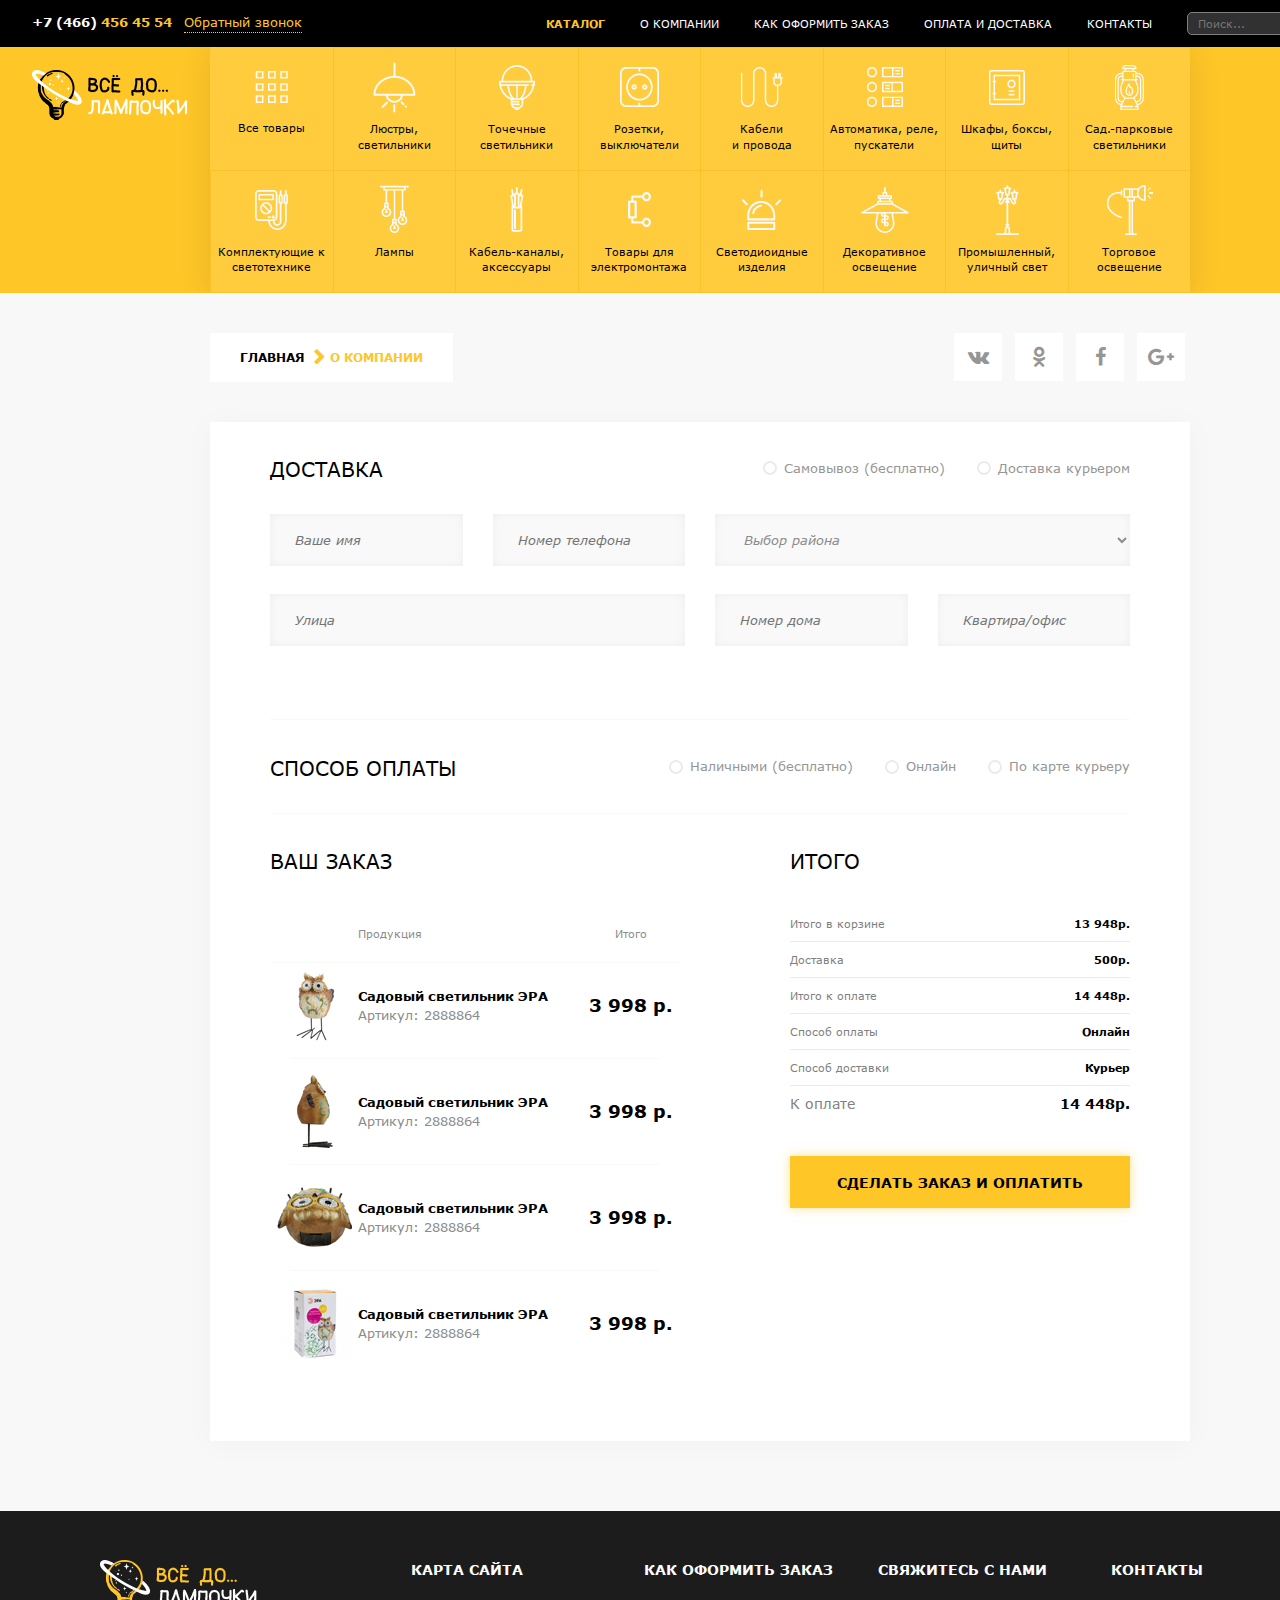
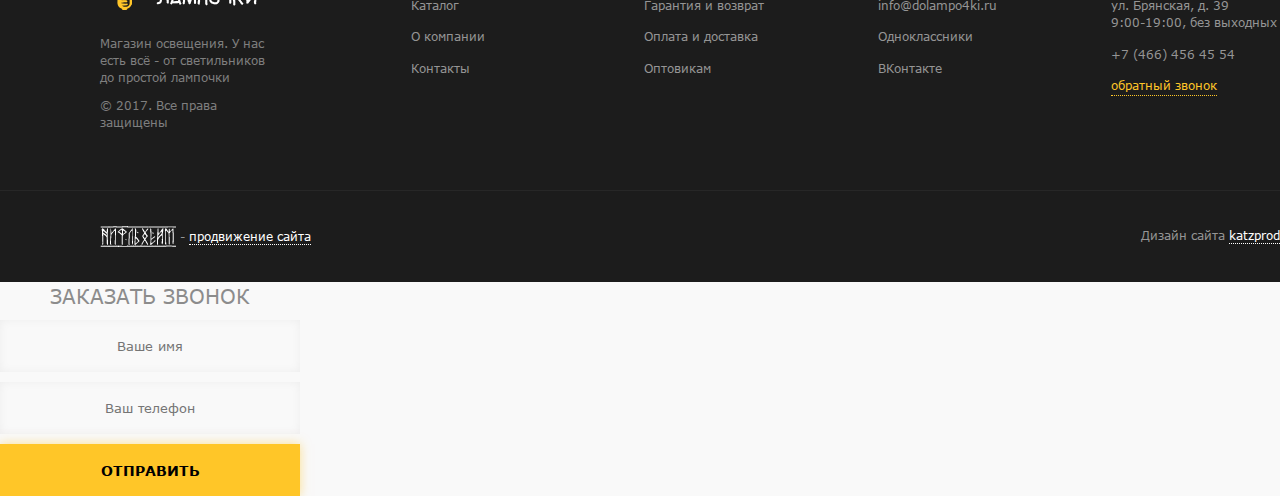
<file: order.html>
<!DOCTYPE html><!--[if lt IE 7]>      
<html class="no-js lt-ie9 lt-ie8 lt-ie7" lang="ru">
<![endif]-->
<!--[if IE 7]>         
<html class="no-js lt-ie9 lt-ie8" lang="ru">
<![endif]-->
<!--[if IE 8]>         
<html class="no-js lt-ie9" lang="ru">
<![endif]-->
<html lang="ru" class="no-js">
  <head>
    <meta charset="utf-8">
    <meta http-equiv="X-UA-Compatible" content="IE=edge">
    <title>Start</title>
    <meta name="description" content="">
    <link rel="shortcut icon" href="favicon.ico">
    <link rel="apple-touch-icon" href="apple-touch-icon.png">
    <link rel="stylesheet" href="css/style.css">
    <script src="libs/modernizr.js"></script>
  </head>
  <body><!--[if lt IE 9]>
    <script src="libs/respond.min.js"></script>
    <script src="libs/selectivizr-min.js"></script><![endif]-->
    <!--[if lt IE 8]>
    <p class="browserupgrade">Ваш браузер  <strong>устарел</strong>. Пожалуйста <a href="http://browsehappy.com/">обновите ваш браузер</a> для корректного отображения сайтов.</p><![endif]-->
    <div class="page">
      <!-- header-->
      <div class="page__header">
        <div class="header-top clearfix">
          <div class="container big">
            <div class="header-top__left">
              <div class="phone">+7 (466) <span class="color-yellow">456 45 54 </span></div><a href="#callback" class="color-yellow fancybox">Обратный звонок</a>
            </div>
            <div class="header-top__right">
              <ul class="top-menu">
                <li class="active"><a href="#">Каталог</a></li>
                <li><a href="#">О компании</a></li>
                <li><a href="#">Как оформить заказ</a></li>
                <li><a href="#">Оплата и доставка</a></li>
                <li><a href="#">Контакты</a></li>
              </ul>
              <div class="top-search">
                <form action="#">
                  <input type="text" placeholder="Поиск...">
                  <input type="submit" value="" class="fa">
                </form>
              </div>
            </div>
          </div>
        </div>
        <div class="main-header inner">
          <div class="main-header__top">
            <div class="container big"><a href="/" class="top-logo"><img src="img/logo.png" alt="Все до лампочки"></a><a href="#" class="top-cart"><span class="top-cart__col">5</span><span class="icon-cart"></span></a></div>
          </div>
          <div class="catalog-menu">
            <div class="container small">
              <ul class="catalog-menu__list">
                <li>
                  <div class="content">
                    <div class="icon-wrap"><span class="icon icon-ci1"></span></div><span class="text">Все товары</span>
                  </div>
                </li>
                <li>
                  <div class="content">
                    <div class="icon-wrap"><span class="icon icon-ci2"></span></div><span class="text">Люстры, светильники</span>
                  </div>
                </li>
                <li>
                  <div class="content">
                    <div class="icon-wrap"><span class="icon icon-ci3"></span></div><span class="text">Точечные светильники</span>
                  </div>
                </li>
                <li>
                  <div class="content">
                    <div class="icon-wrap"><span class="icon icon-ci4"></span></div><span class="text">Розетки, выключатели</span>
                  </div>
                </li>
                <li>
                  <div class="content">
                    <div class="icon-wrap"><span class="icon icon-ci5"></span></div><span class="text">Кабели <br>и провода</span>
                  </div>
                </li>
                <li>
                  <div class="content">
                    <div class="icon-wrap"><span class="icon icon-ci6"></span></div><span class="text">Автоматика, реле, пускатели</span>
                  </div>
                </li>
                <li>
                  <div class="content">
                    <div class="icon-wrap"><span class="icon icon-ci7"></span></div><span class="text">Шкафы, боксы, щиты</span>
                  </div>
                </li>
                <li>
                  <div class="content">
                    <div class="icon-wrap"><span class="icon icon-ci8"></span></div><span class="text">Сад.-парковые светильники</span>
                  </div>
                </li>
                <li>
                  <div class="content">
                    <div class="icon-wrap"><span class="icon icon-ci9"></span></div><span class="text">Комплектующие к светотехнике</span>
                  </div>
                </li>
                <li>
                  <div class="content">
                    <div class="icon-wrap"><span class="icon icon-ci10"></span></div><span class="text">Лампы</span>
                  </div>
                </li>
                <li>
                  <div class="content">
                    <div class="icon-wrap"><span class="icon icon-ci11"></span></div><span class="text">Кабель-каналы, аксессуары</span>
                  </div>
                </li>
                <li>
                  <div class="content">
                    <div class="icon-wrap"><span class="icon icon-ci12"></span></div><span class="text">Товары для электромонтажа</span>
                  </div>
                </li>
                <li>
                  <div class="content">
                    <div class="icon-wrap"><span class="icon icon-ci13"></span></div><span class="text">Светодиоидные изделия</span>
                  </div>
                </li>
                <li>
                  <div class="content">
                    <div class="icon-wrap"><span class="icon icon-ci14"></span></div><span class="text">Декоративное освещение</span>
                  </div>
                </li>
                <li>
                  <div class="content">
                    <div class="icon-wrap"><span class="icon icon-ci15"></span></div><span class="text">Промышленный, уличный свет</span>
                  </div>
                </li>
                <li>
                  <div class="content">
                    <div class="icon-wrap"><span class="icon icon-ci16"></span></div><span class="text">Торговое освещение</span>
                  </div>
                </li>
              </ul>
            </div>
          </div>
        </div>
      </div>
      <!-- header end-->
      <div class="section-gray">
        <div class="container small">
          <div class="top-bar clearfix">
            <ul class="breadcrumbs fl-left">
              <li><a href="#">Главная</a></li>
              <li class="active"><a href="#">О компании</a></li>
            </ul>
            <ul class="socials fl-right">
              <li><a href="#">	</a></li>
              <li><a href="#">	</a></li>
              <li><a href="#">	</a></li>
              <li><a href="#">	</a></li>
            </ul>
          </div>
        </div>
        <div class="container small">
          <form action="#" class="order-form">
            <div class="section-header clearfix">
              <div class="left">
                <h2>Доставка</h2>
              </div>
              <div class="right">
                <div class="order-form__delivery">
                  <label class="radio">
                    <input type="radio" name="delivery"><span></span><span>Самовывоз (бесплатно)</span>
                  </label>
                  <label class="radio">
                    <input type="radio" name="delivery"><span></span><span>Доставка курьером</span>
                  </label>
                </div>
              </div>
            </div>
            <div class="order-form__top">
              <div class="row">
                <div class="col-xs-6">
                  <div class="row">
                    <div class="col-xs-6">
                      <input type="text" placeholder="Ваше имя" class="input--gray">
                    </div>
                    <div class="col-xs-6">
                      <input type="tel" placeholder="Номер телефона" class="input--gray">
                    </div>
                    <div class="col-xs-12">
                      <input type="text" placeholder="Улица" class="input--gray">
                    </div>
                  </div>
                </div>
                <div class="col-xs-6">
                  <div class="row">
                    <div class="col-xs-12">
                      <select name="district" class="input--gray">
                        <option>Выбор района</option>
                        <option>Советский</option>
                        <option>Фокинский</option>
                        <option>Бежицкий</option>
                        <option>Володарский</option>
                      </select>
                    </div>
                    <div class="col-xs-6">
                      <input type="text" placeholder="Номер дома" class="input--gray">
                    </div>
                    <div class="col-xs-6">
                      <input type="text" placeholder="Квартира/офис" class="input--gray">
                    </div>
                  </div>
                </div>
              </div>
            </div>
            <div class="section-header clearfix">
              <div class="left">
                <h2>Способ оплаты</h2>
              </div>
              <div class="right">
                <div class="order-form__delivery">
                  <label class="radio">
                    <input type="radio" name="pay"><span></span><span>Наличными (бесплатно)</span>
                  </label>
                  <label class="radio">
                    <input type="radio" name="pay"><span></span><span>Онлайн</span>
                  </label>
                  <label class="radio">
                    <input type="radio" name="pay"><span></span><span>По карте курьеру</span>
                  </label>
                </div>
              </div>
            </div>
            <div class="order-form__final clearfix">
              <div class="order-form__you-order">
                <div class="section-header">
                  <div class="left">
                    <h2>Ваш заказ</h2>
                  </div>
                </div>
                <div class="main-cart">
                  <table class="main-cart__table">
                    <thead>
                      <tr>
                        <th></th>
                        <th class="info">Продукция</th>
                        <th>Итого</th>
                      </tr>
                    </thead>
                    <tbody>
                      <tr>
                        <td><a href="#"><img src="img/preview1.jpg" alt=""></a></td>
                        <td class="info"><span><b>Садовый светильник ЭРА</b></span><span>Артикул: 2888864</span></td>
                        <td class="sum">3 998 р.</td>
                      </tr>
                      <tr>
                        <td colspan="6"><span class="sep"></span></td>
                      </tr>
                      <tr>
                        <td><a href="#"><img src="img/preview2.jpg" alt=""></a></td>
                        <td class="info"><span><b>Садовый светильник ЭРА</b></span><span>Артикул: 2888864									</span></td>
                        <td class="sum">3 998 р.</td>
                      </tr>
                      <tr>
                        <td colspan="6"><span class="sep"></span></td>
                      </tr>
                      <tr>
                        <td><a href="#"><img src="img/preview3.jpg" alt=""></a></td>
                        <td class="info"><span><b>Садовый светильник ЭРА</b></span><span>Артикул: 2888864</span></td>
                        <td class="sum">3 998 р.</td>
                      </tr>
                      <tr>
                        <td colspan="6"><span class="sep"></span></td>
                      </tr>
                      <tr>
                        <td><a href="#"><img src="img/preview4.jpg" alt=""></a></td>
                        <td class="info"><span><b>Садовый светильник ЭРА</b></span><span>Артикул: 2888864</span></td>
                        <td class="sum">3 998 р.</td>
                      </tr>
                    </tbody>
                  </table>
                </div>
              </div>
              <div class="order-form__check">
                <div class="section-header">
                  <div class="left">
                    <h2>Итого</h2>
                  </div>
                </div>
                <div class="order-check">
                  <table>
                    <tbody>
                      <tr>
                        <td>Итого в корзине</td>
                        <td>13 948р.</td>
                      </tr>
                      <tr>
                        <td>Доставка</td>
                        <td>500р.</td>
                      </tr>
                      <tr>
                        <td>Итого к оплате</td>
                        <td>14 448р.</td>
                      </tr>
                      <tr>
                        <td>Способ оплаты</td>
                        <td>Онлайн </td>
                      </tr>
                      <tr>
                        <td>Способ доставки</td>
                        <td>Курьер</td>
                      </tr>
                    </tbody>
                    <tfoot>
                      <tr>
                        <td>К оплате</td>
                        <td>14 448р.</td>
                      </tr>
                    </tfoot>
                  </table>
                  <button type="submit" href="#" class="btn btn--yellow">Сделать заказ и оплатить</button>
                </div>
              </div>
            </div>
          </form>
        </div>
      </div>
      <!-- footer-->
      <div class="page__footer">
        <div class="main-footer">
          <div class="container">
            <div class="row">
              <div class="col-xs-3">
                <div class="logo"><img src="img/logo-footer.png" alt="Все до лампочки">
                  <p>Магазин освещения. У нас есть всё - от светильников до простой лампочки</p>
                  <p>© 2017. Все права защищены</p>
                </div>
              </div>
              <div class="col-xs-9">
                <div class="row">
                  <div class="col-xs-3">
                    <h3 class="footer-header"><a href="#">Карта сайта</a></h3>
                    <ul class="footer-menu">
                      <li><a href="#">Каталог</a></li>
                      <li><a href="#">О компании</a></li>
                      <li><a href="#">Контакты</a></li>
                    </ul>
                  </div>
                  <div class="col-xs-3">
                    <h3 class="footer-header"><a href="#">как Оформить заказ</a></h3>
                    <ul class="footer-menu">
                      <li><a href="#">Гарантия и возврат</a></li>
                      <li><a href="#">Оплата и доставка</a></li>
                      <li><a href="#">Оптовикам</a></li>
                    </ul>
                  </div>
                  <div class="col-xs-3">
                    <h3 class="footer-header"><a href="#">Свяжитесь с нами</a></h3>
                    <ul class="footer-menu">
                      <li><a href="#">info@dolampo4ki.ru</a></li>
                      <li><a href="#">Одноклассники</a></li>
                      <li><a href="#">ВКонтакте</a></li>
                    </ul>
                  </div>
                  <div class="col-xs-3">
                    <h3 class="footer-header"><a href="#">Контакты</a></h3>
                    <ul class="footer-menu">
                      <li><a href="#">ул. Брянская, д. 39<br>9:00-19:00, без выходных</a></li>
                      <li><a href="#">+7 (466) 456 45 54</a></li>
                      <li><a href="#" class="fancybox color-yellow">обратный звонок</a></li>
                    </ul>
                  </div>
                </div>
              </div>
            </div>
          </div>
        </div>
        <div class="bottom-footer">
          <div class="container">
            <div class="row">
              <div class="col-xs-6 ta-left"><a href="http://niflheimr-13.ru" class="nilfheim"><img src="img/nilfheim.png" alt="Нифльхейм - продвижение сайта" title="Нифльхейм - продвижение сайта"><span> - </span><span class="link">продвижение сайта</span></a></div>
              <div class="col-xs-6 ta-right"><a href="" class="katzprod"><span>Дизайн сайта </span><span class="link">katzprod</span> <img src="img/katzprod.png" alt="Katzprod"></a></div>
            </div>
          </div>
        </div>
      </div>
      <!-- footer end-->
      <!-- popups-->
      <div id="callback" class="popup">
        <form action="#">
          <input type="hidden" name="Обратный звонок">
          <div class="popup-header"><span>Заказать звонок</span></div>
          <div class="popup-body">
            <label>
              <input type="text" name="name" placeholder="Ваше имя" class="input--gray">
            </label>
            <label>
              <input type="text" name="phone" placeholder="Ваш телефон" class="input--gray">
            </label>
          </div>
          <div class="popup-footer">
            <input type="submit" value="Отправить" class="btn btn--yellow">
          </div>
        </form>
      </div>
      <!-- popups end-->
    </div>
    <!--scripts =================================================-->
    <script src="js/core.js"></script>
    <script src="js/main.js"></script>
  </body>
</html>
</file>
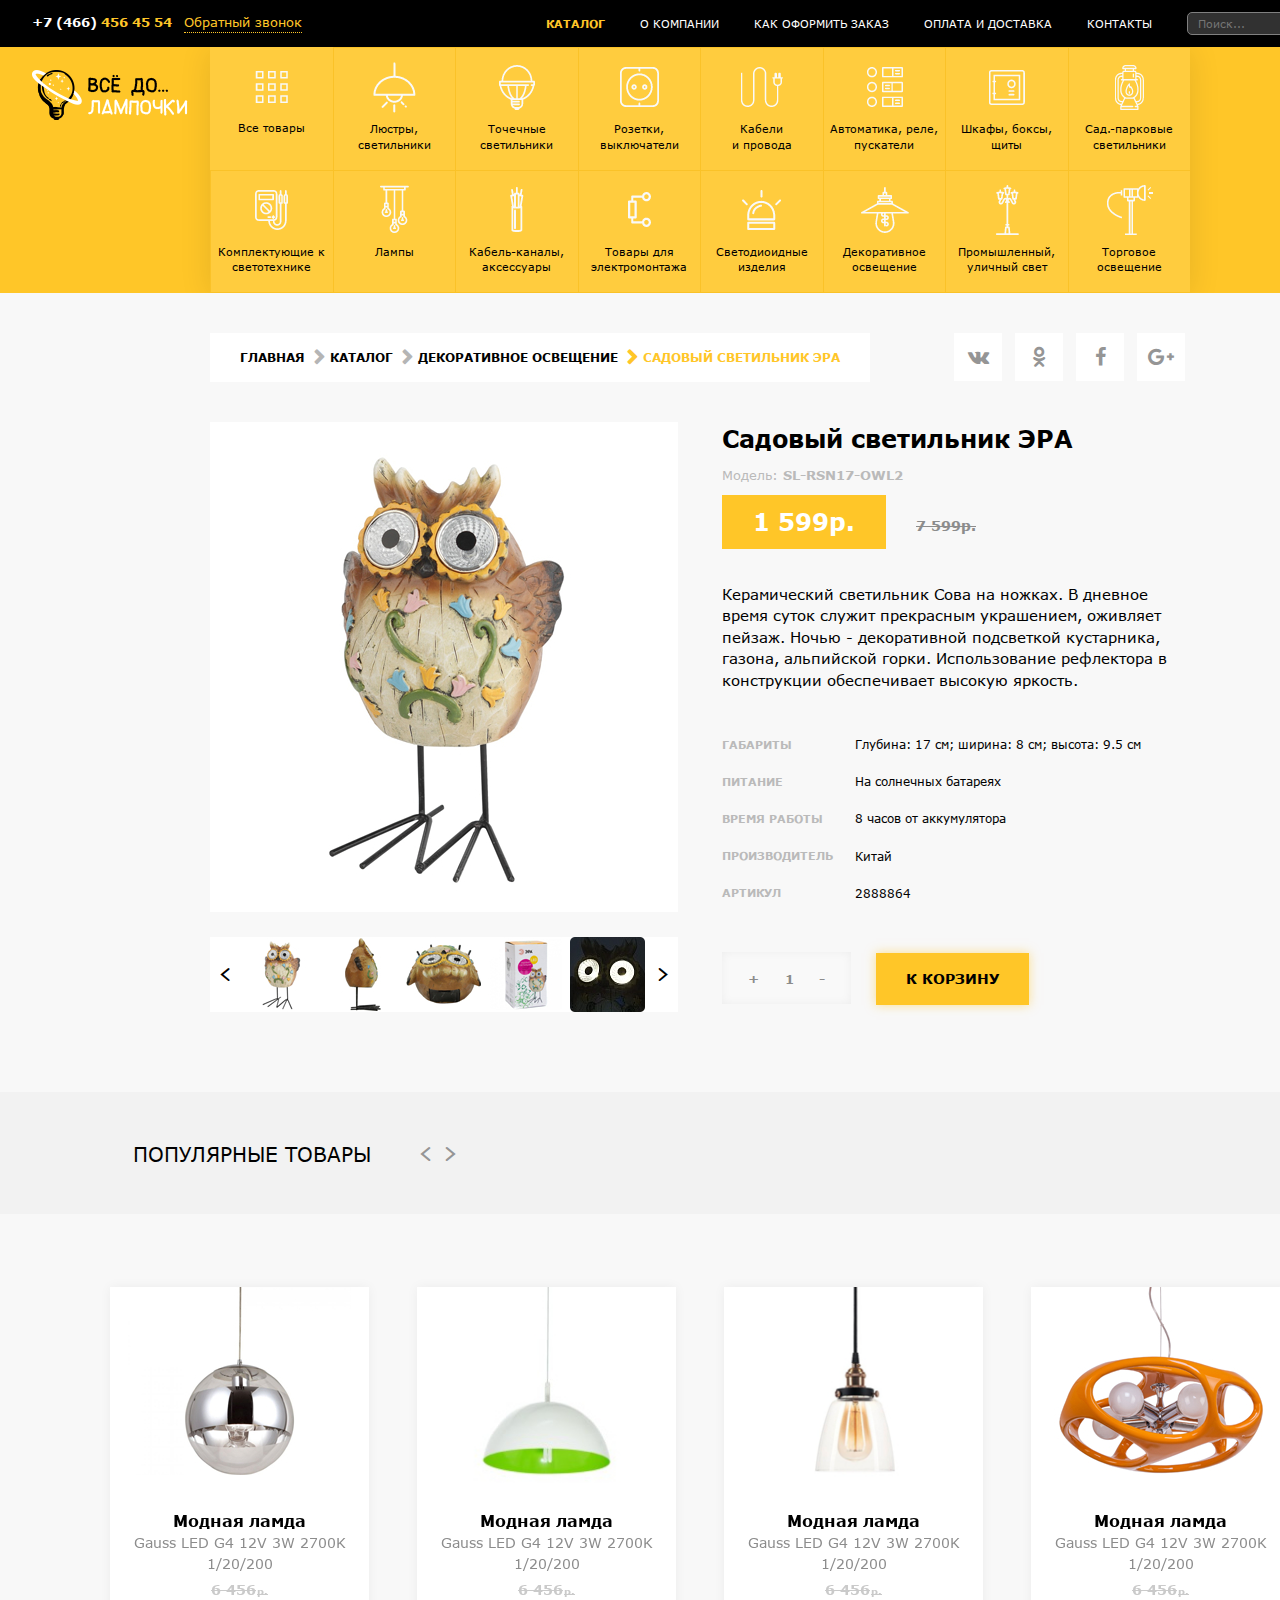
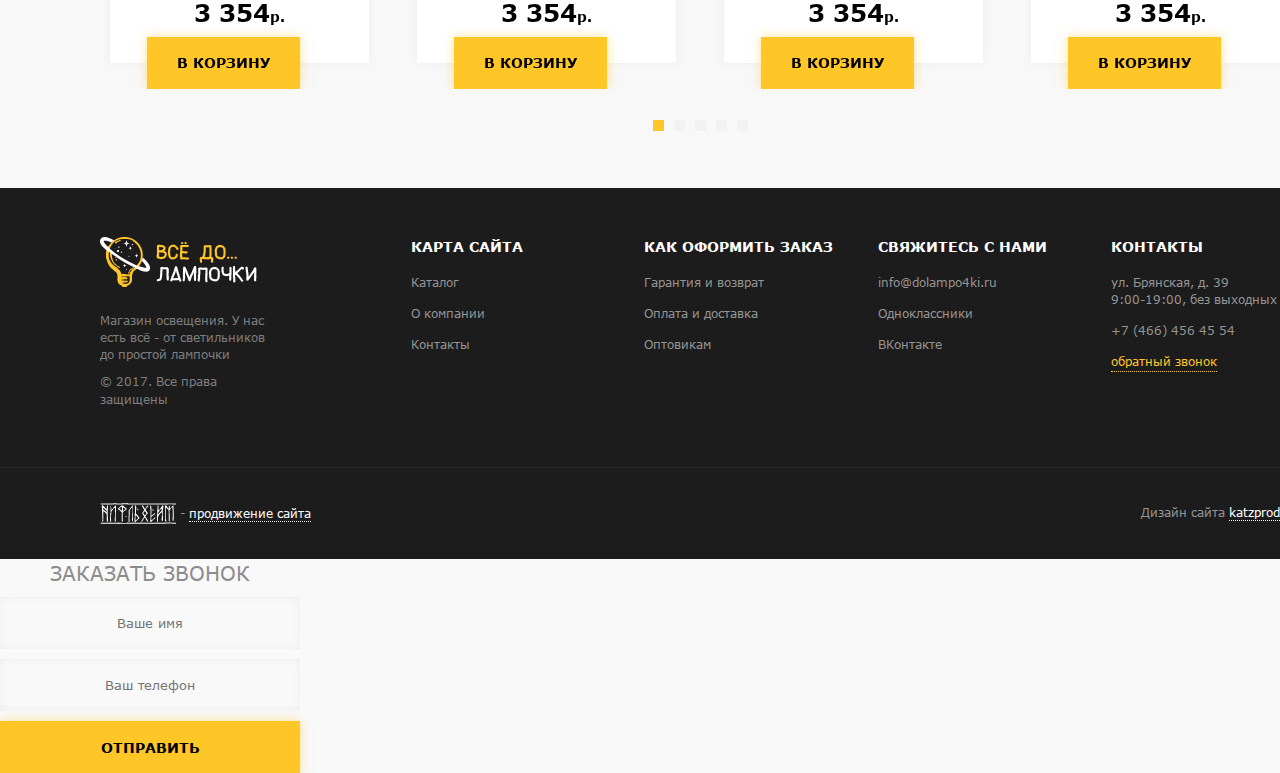
<file: product.html>
<!DOCTYPE html><!--[if lt IE 7]>      
<html class="no-js lt-ie9 lt-ie8 lt-ie7" lang="ru">
<![endif]-->
<!--[if IE 7]>         
<html class="no-js lt-ie9 lt-ie8" lang="ru">
<![endif]-->
<!--[if IE 8]>         
<html class="no-js lt-ie9" lang="ru">
<![endif]-->
<html lang="ru" class="no-js">
  <head>
    <meta charset="utf-8">
    <meta http-equiv="X-UA-Compatible" content="IE=edge">
    <title>Start</title>
    <meta name="description" content="">
    <link rel="shortcut icon" href="favicon.ico">
    <link rel="apple-touch-icon" href="apple-touch-icon.png">
    <link rel="stylesheet" href="css/style.css">
    <script src="libs/modernizr.js"></script>
  </head>
  <body><!--[if lt IE 9]>
    <script src="libs/respond.min.js"></script>
    <script src="libs/selectivizr-min.js"></script><![endif]-->
    <!--[if lt IE 8]>
    <p class="browserupgrade">Ваш браузер  <strong>устарел</strong>. Пожалуйста <a href="http://browsehappy.com/">обновите ваш браузер</a> для корректного отображения сайтов.</p><![endif]-->
    <div class="page">
      <!-- header-->
      <div class="page__header">
        <div class="header-top clearfix">
          <div class="container big">
            <div class="header-top__left">
              <div class="phone">+7 (466) <span class="color-yellow">456 45 54 </span></div><a href="#callback" class="color-yellow fancybox">Обратный звонок</a>
            </div>
            <div class="header-top__right">
              <ul class="top-menu">
                <li class="active"><a href="#">Каталог</a></li>
                <li><a href="#">О компании</a></li>
                <li><a href="#">Как оформить заказ</a></li>
                <li><a href="#">Оплата и доставка</a></li>
                <li><a href="#">Контакты</a></li>
              </ul>
              <div class="top-search">
                <form action="#">
                  <input type="text" placeholder="Поиск...">
                  <input type="submit" value="" class="fa">
                </form>
              </div>
            </div>
          </div>
        </div>
        <div class="main-header inner">
          <div class="main-header__top">
            <div class="container big"><a href="/" class="top-logo"><img src="img/logo.png" alt="Все до лампочки"></a><a href="#" class="top-cart"><span class="top-cart__col">5</span><span class="icon-cart"></span></a></div>
          </div>
          <div class="catalog-menu">
            <div class="container small">
              <ul class="catalog-menu__list">
                <li>
                  <div class="content">
                    <div class="icon-wrap"><span class="icon icon-ci1"></span></div><span class="text">Все товары</span>
                  </div>
                </li>
                <li>
                  <div class="content">
                    <div class="icon-wrap"><span class="icon icon-ci2"></span></div><span class="text">Люстры, светильники</span>
                  </div>
                </li>
                <li>
                  <div class="content">
                    <div class="icon-wrap"><span class="icon icon-ci3"></span></div><span class="text">Точечные светильники</span>
                  </div>
                </li>
                <li>
                  <div class="content">
                    <div class="icon-wrap"><span class="icon icon-ci4"></span></div><span class="text">Розетки, выключатели</span>
                  </div>
                </li>
                <li>
                  <div class="content">
                    <div class="icon-wrap"><span class="icon icon-ci5"></span></div><span class="text">Кабели <br>и провода</span>
                  </div>
                </li>
                <li>
                  <div class="content">
                    <div class="icon-wrap"><span class="icon icon-ci6"></span></div><span class="text">Автоматика, реле, пускатели</span>
                  </div>
                </li>
                <li>
                  <div class="content">
                    <div class="icon-wrap"><span class="icon icon-ci7"></span></div><span class="text">Шкафы, боксы, щиты</span>
                  </div>
                </li>
                <li>
                  <div class="content">
                    <div class="icon-wrap"><span class="icon icon-ci8"></span></div><span class="text">Сад.-парковые светильники</span>
                  </div>
                </li>
                <li>
                  <div class="content">
                    <div class="icon-wrap"><span class="icon icon-ci9"></span></div><span class="text">Комплектующие к светотехнике</span>
                  </div>
                </li>
                <li>
                  <div class="content">
                    <div class="icon-wrap"><span class="icon icon-ci10"></span></div><span class="text">Лампы</span>
                  </div>
                </li>
                <li>
                  <div class="content">
                    <div class="icon-wrap"><span class="icon icon-ci11"></span></div><span class="text">Кабель-каналы, аксессуары</span>
                  </div>
                </li>
                <li>
                  <div class="content">
                    <div class="icon-wrap"><span class="icon icon-ci12"></span></div><span class="text">Товары для электромонтажа</span>
                  </div>
                </li>
                <li>
                  <div class="content">
                    <div class="icon-wrap"><span class="icon icon-ci13"></span></div><span class="text">Светодиоидные изделия</span>
                  </div>
                </li>
                <li>
                  <div class="content">
                    <div class="icon-wrap"><span class="icon icon-ci14"></span></div><span class="text">Декоративное освещение</span>
                  </div>
                </li>
                <li>
                  <div class="content">
                    <div class="icon-wrap"><span class="icon icon-ci15"></span></div><span class="text">Промышленный, уличный свет</span>
                  </div>
                </li>
                <li>
                  <div class="content">
                    <div class="icon-wrap"><span class="icon icon-ci16"></span></div><span class="text">Торговое освещение</span>
                  </div>
                </li>
              </ul>
            </div>
          </div>
        </div>
      </div>
      <!-- header end-->
      <div class="section-gray">
        <div class="container small">
          <div class="top-bar clearfix">
            <ul class="breadcrumbs fl-left">
              <li><a href="#">Главная</a></li>
              <li><a href="#">каталог</a></li>
              <li><a href="#">декоративное освещение</a></li>
              <li class="active"><a href="#">Садовый светильник эра</a></li>
            </ul>
            <ul class="socials fl-right">
              <li><a href="#">	</a></li>
              <li><a href="#">	</a></li>
              <li><a href="#">	</a></li>
              <li><a href="#">	</a></li>
            </ul>
          </div>
          <div class="product-main">
            <div class="row">
              <div class="col-xs-6">
                <div class="product-preview">
                  <div class="product-preview__image"><img src="img/preview-big.jpg" alt=""></div>
                  <div class="product-preview__carousel">
                    <div class="nav">
                      <button class="prev"><i class="fa icon-arr-left"></i></button>
                      <button class="next"><i class="fa icon-arr-right"></i></button>
                    </div>
                    <ul>
                      <li><a href="img/preview-big.jpg"><img src="img/preview1.jpg" alt="" class="active"></a></li>
                      <li><a href="img/preview2.jpg"><img src="img/preview2.jpg" alt=""></a></li>
                      <li><a href="img/preview3.jpg"><img src="img/preview3.jpg" alt=""></a></li>
                      <li><a href="img/preview4.jpg"><img src="img/preview4.jpg" alt=""></a></li>
                      <li><a href="img/preview5.jpg"><img src="img/preview5.jpg" alt=""></a></li>
                    </ul>
                  </div>
                </div>
              </div>
              <div class="col-xs-6">
                <div class="product-info">
                  <div class="product-info__top">
                    <h1 class="name">Садовый светильник ЭРА</h1><span class="model">Модель: <b>SL-RSN17-OWL2</b></span>
                    <div class="product-info__price"><span class="main">1 599р.</span><span class="old">7 599р.</span></div>
                  </div>
                  <p class="description">Керамический светильник Сова на ножках. В дневное время суток служит прекрасным украшением, оживляет пейзаж. Ночью - декоративной подсветкой кустарника, газона, альпийской горки. Использование рефлектора в конструкции обеспечивает высокую яркость. </p>
                  <div class="product-info__params">
                    <table>
                      <tr>
                        <td>Габариты</td>
                        <td>Глубина: 17 см; ширина: 8 см; высота: 9.5 см</td>
                      </tr>
                      <tr>
                        <td>Питание</td>
                        <td>На солнечных батареях </td>
                      </tr>
                      <tr>
                        <td>Время работы</td>
                        <td>8 часов от аккумулятора </td>
                      </tr>
                      <tr>
                        <td>производитель</td>
                        <td>Китай</td>
                      </tr>
                      <tr>
                        <td>Артикул</td>
                        <td>2888864</td>
                      </tr>
                    </table>
                  </div>
                  <div class="product-info__footer">
                    <div class="input--gray product-info__count">
                      <button class="plus">+</button>
                      <input type="text" value="1" readonly class="num">
                      <button class="minus">-</button>
                    </div><a href="#" class="btn btn--yellow">К корзину</a>
                  </div>
                </div>
              </div>
            </div>
          </div>
        </div>
        <!-- popular-->
        <div class="section-carousel">
          <div class="gray">
            <div class="section-header clearfix">
              <div class="container">
                <div class="left">
                  <h2>Популярные товары</h2>
                  <ul class="product-carousel__nav">
                    <li><a href="#"><i class="icon-arr-left"></i></a></li>
                    <li><a href="#"><i class="icon-arr-right"></i></a></li>
                  </ul>
                </div>
              </div>
            </div>
            <div class="section-body">
              <div class="container">
                <ul class="product-carousel popular-carousel">
                  <li class="product-item">
                    <div class="product-item__image"><img src="img/product5.jpg" alt=""></div>
                    <div class="product-item__text"><span class="product-item__name">Модная ламда</span>
                      <p class="product-item__desc">Gauss LED G4 12V 3W 2700K 1/20/200</p>
                      <div class="product-item__price-block"><span class="old">6 456</span><span class="price">3 354</span></div><a href="#" class="btn btn--yellow product-item__btn">В корзину</a>
                    </div>
                  </li>
                  <li class="product-item">
                    <div class="product-item__image"><img src="img/product6.jpg" alt=""></div>
                    <div class="product-item__text"><span class="product-item__name">Модная ламда</span>
                      <p class="product-item__desc">Gauss LED G4 12V 3W 2700K 1/20/200</p>
                      <div class="product-item__price-block"><span class="old">6 456</span><span class="price">3 354</span></div><a href="#" class="btn btn--yellow product-item__btn">В корзину</a>
                    </div>
                  </li>
                  <li class="product-item">
                    <div class="product-item__image"><img src="img/product7.jpg" alt=""></div>
                    <div class="product-item__text"><span class="product-item__name">Модная ламда</span>
                      <p class="product-item__desc">Gauss LED G4 12V 3W 2700K 1/20/200</p>
                      <div class="product-item__price-block"><span class="old">6 456</span><span class="price">3 354</span></div><a href="#" class="btn btn--yellow product-item__btn">В корзину</a>
                    </div>
                  </li>
                  <li class="product-item">
                    <div class="product-item__image"><img src="img/product8.jpg" alt=""></div>
                    <div class="product-item__text"><span class="product-item__name">Модная ламда</span>
                      <p class="product-item__desc">Gauss LED G4 12V 3W 2700K 1/20/200</p>
                      <div class="product-item__price-block"><span class="old">6 456</span><span class="price">3 354</span></div><a href="#" class="btn btn--yellow product-item__btn">В корзину</a>
                    </div>
                  </li>
                  <li class="product-item">
                    <div class="product-item__image"><img src="img/product5.jpg" alt=""></div>
                    <div class="product-item__text"><span class="product-item__name">Модная ламда</span>
                      <p class="product-item__desc">Gauss LED G4 12V 3W 2700K 1/20/200</p>
                      <div class="product-item__price-block"><span class="old">6 456</span><span class="price">3 354</span></div><a href="#" class="btn btn--yellow product-item__btn">В корзину</a>
                    </div>
                  </li>
                  <li class="product-item">
                    <div class="product-item__image"><img src="img/product6.jpg" alt=""></div>
                    <div class="product-item__text"><span class="product-item__name">Модная ламда</span>
                      <p class="product-item__desc">Gauss LED G4 12V 3W 2700K 1/20/200</p>
                      <div class="product-item__price-block"><span class="old">6 456</span><span class="price">3 354</span></div><a href="#" class="btn btn--yellow product-item__btn">В корзину</a>
                    </div>
                  </li>
                  <li class="product-item">
                    <div class="product-item__image"><img src="img/product7.jpg" alt=""></div>
                    <div class="product-item__text"><span class="product-item__name">Модная ламда</span>
                      <p class="product-item__desc">Gauss LED G4 12V 3W 2700K 1/20/200</p>
                      <div class="product-item__price-block"><span class="old">6 456</span><span class="price">3 354</span></div><a href="#" class="btn btn--yellow product-item__btn">В корзину</a>
                    </div>
                  </li>
                  <li class="product-item">
                    <div class="product-item__image"><img src="img/product8.jpg" alt=""></div>
                    <div class="product-item__text"><span class="product-item__name">Модная ламда</span>
                      <p class="product-item__desc">Gauss LED G4 12V 3W 2700K 1/20/200</p>
                      <div class="product-item__price-block"><span class="old">6 456</span><span class="price">3 354</span></div><a href="#" class="btn btn--yellow product-item__btn">В корзину</a>
                    </div>
                  </li>
                  <li class="product-item">
                    <div class="product-item__image"><img src="img/product5.jpg" alt=""></div>
                    <div class="product-item__text"><span class="product-item__name">Модная ламда</span>
                      <p class="product-item__desc">Gauss LED G4 12V 3W 2700K 1/20/200</p>
                      <div class="product-item__price-block"><span class="old">6 456</span><span class="price">3 354</span></div><a href="#" class="btn btn--yellow product-item__btn">В корзину</a>
                    </div>
                  </li>
                  <li class="product-item">
                    <div class="product-item__image"><img src="img/product6.jpg" alt=""></div>
                    <div class="product-item__text"><span class="product-item__name">Модная ламда</span>
                      <p class="product-item__desc">Gauss LED G4 12V 3W 2700K 1/20/200</p>
                      <div class="product-item__price-block"><span class="old">6 456</span><span class="price">3 354</span></div><a href="#" class="btn btn--yellow product-item__btn">В корзину</a>
                    </div>
                  </li>
                  <li class="product-item">
                    <div class="product-item__image"><img src="img/product7.jpg" alt=""></div>
                    <div class="product-item__text"><span class="product-item__name">Модная ламда</span>
                      <p class="product-item__desc">Gauss LED G4 12V 3W 2700K 1/20/200</p>
                      <div class="product-item__price-block"><span class="old">6 456</span><span class="price">3 354</span></div><a href="#" class="btn btn--yellow product-item__btn">В корзину</a>
                    </div>
                  </li>
                  <li class="product-item">
                    <div class="product-item__image"><img src="img/product8.jpg" alt=""></div>
                    <div class="product-item__text"><span class="product-item__name">Модная ламда</span>
                      <p class="product-item__desc">Gauss LED G4 12V 3W 2700K 1/20/200</p>
                      <div class="product-item__price-block"><span class="old">6 456</span><span class="price">3 354</span></div><a href="#" class="btn btn--yellow product-item__btn">В корзину</a>
                    </div>
                  </li>
                  <li class="product-item">
                    <div class="product-item__image"><img src="img/product5.jpg" alt=""></div>
                    <div class="product-item__text"><span class="product-item__name">Модная ламда</span>
                      <p class="product-item__desc">Gauss LED G4 12V 3W 2700K 1/20/200</p>
                      <div class="product-item__price-block"><span class="old">6 456</span><span class="price">3 354</span></div><a href="#" class="btn btn--yellow product-item__btn">В корзину</a>
                    </div>
                  </li>
                  <li class="product-item">
                    <div class="product-item__image"><img src="img/product6.jpg" alt=""></div>
                    <div class="product-item__text"><span class="product-item__name">Модная ламда</span>
                      <p class="product-item__desc">Gauss LED G4 12V 3W 2700K 1/20/200</p>
                      <div class="product-item__price-block"><span class="old">6 456</span><span class="price">3 354</span></div><a href="#" class="btn btn--yellow product-item__btn">В корзину</a>
                    </div>
                  </li>
                  <li class="product-item">
                    <div class="product-item__image"><img src="img/product7.jpg" alt=""></div>
                    <div class="product-item__text"><span class="product-item__name">Модная ламда</span>
                      <p class="product-item__desc">Gauss LED G4 12V 3W 2700K 1/20/200</p>
                      <div class="product-item__price-block"><span class="old">6 456</span><span class="price">3 354</span></div><a href="#" class="btn btn--yellow product-item__btn">В корзину</a>
                    </div>
                  </li>
                  <li class="product-item">
                    <div class="product-item__image"><img src="img/product8.jpg" alt=""></div>
                    <div class="product-item__text"><span class="product-item__name">Модная ламда</span>
                      <p class="product-item__desc">Gauss LED G4 12V 3W 2700K 1/20/200</p>
                      <div class="product-item__price-block"><span class="old">6 456</span><span class="price">3 354</span></div><a href="#" class="btn btn--yellow product-item__btn">В корзину</a>
                    </div>
                  </li>
                  <li class="product-item">
                    <div class="product-item__image"><img src="img/product5.jpg" alt=""></div>
                    <div class="product-item__text"><span class="product-item__name">Модная ламда</span>
                      <p class="product-item__desc">Gauss LED G4 12V 3W 2700K 1/20/200</p>
                      <div class="product-item__price-block"><span class="old">6 456</span><span class="price">3 354</span></div><a href="#" class="btn btn--yellow product-item__btn">В корзину</a>
                    </div>
                  </li>
                  <li class="product-item">
                    <div class="product-item__image"><img src="img/product6.jpg" alt=""></div>
                    <div class="product-item__text"><span class="product-item__name">Модная ламда</span>
                      <p class="product-item__desc">Gauss LED G4 12V 3W 2700K 1/20/200</p>
                      <div class="product-item__price-block"><span class="old">6 456</span><span class="price">3 354</span></div><a href="#" class="btn btn--yellow product-item__btn">В корзину</a>
                    </div>
                  </li>
                  <li class="product-item">
                    <div class="product-item__image"><img src="img/product7.jpg" alt=""></div>
                    <div class="product-item__text"><span class="product-item__name">Модная ламда</span>
                      <p class="product-item__desc">Gauss LED G4 12V 3W 2700K 1/20/200</p>
                      <div class="product-item__price-block"><span class="old">6 456</span><span class="price">3 354</span></div><a href="#" class="btn btn--yellow product-item__btn">В корзину</a>
                    </div>
                  </li>
                  <li class="product-item">
                    <div class="product-item__image"><img src="img/product8.jpg" alt=""></div>
                    <div class="product-item__text"><span class="product-item__name">Модная ламда</span>
                      <p class="product-item__desc">Gauss LED G4 12V 3W 2700K 1/20/200</p>
                      <div class="product-item__price-block"><span class="old">6 456</span><span class="price">3 354</span></div><a href="#" class="btn btn--yellow product-item__btn">В корзину</a>
                    </div>
                  </li>
                </ul>
              </div>
            </div>
          </div>
        </div>
        <!-- popular end-->
      </div>
      <!-- footer-->
      <div class="page__footer">
        <div class="main-footer">
          <div class="container">
            <div class="row">
              <div class="col-xs-3">
                <div class="logo"><img src="img/logo-footer.png" alt="Все до лампочки">
                  <p>Магазин освещения. У нас есть всё - от светильников до простой лампочки</p>
                  <p>© 2017. Все права защищены</p>
                </div>
              </div>
              <div class="col-xs-9">
                <div class="row">
                  <div class="col-xs-3">
                    <h3 class="footer-header"><a href="#">Карта сайта</a></h3>
                    <ul class="footer-menu">
                      <li><a href="#">Каталог</a></li>
                      <li><a href="#">О компании</a></li>
                      <li><a href="#">Контакты</a></li>
                    </ul>
                  </div>
                  <div class="col-xs-3">
                    <h3 class="footer-header"><a href="#">как Оформить заказ</a></h3>
                    <ul class="footer-menu">
                      <li><a href="#">Гарантия и возврат</a></li>
                      <li><a href="#">Оплата и доставка</a></li>
                      <li><a href="#">Оптовикам</a></li>
                    </ul>
                  </div>
                  <div class="col-xs-3">
                    <h3 class="footer-header"><a href="#">Свяжитесь с нами</a></h3>
                    <ul class="footer-menu">
                      <li><a href="#">info@dolampo4ki.ru</a></li>
                      <li><a href="#">Одноклассники</a></li>
                      <li><a href="#">ВКонтакте</a></li>
                    </ul>
                  </div>
                  <div class="col-xs-3">
                    <h3 class="footer-header"><a href="#">Контакты</a></h3>
                    <ul class="footer-menu">
                      <li><a href="#">ул. Брянская, д. 39<br>9:00-19:00, без выходных</a></li>
                      <li><a href="#">+7 (466) 456 45 54</a></li>
                      <li><a href="#" class="fancybox color-yellow">обратный звонок</a></li>
                    </ul>
                  </div>
                </div>
              </div>
            </div>
          </div>
        </div>
        <div class="bottom-footer">
          <div class="container">
            <div class="row">
              <div class="col-xs-6 ta-left"><a href="http://niflheimr-13.ru" class="nilfheim"><img src="img/nilfheim.png" alt="Нифльхейм - продвижение сайта" title="Нифльхейм - продвижение сайта"><span> - </span><span class="link">продвижение сайта</span></a></div>
              <div class="col-xs-6 ta-right"><a href="" class="katzprod"><span>Дизайн сайта </span><span class="link">katzprod</span> <img src="img/katzprod.png" alt="Katzprod"></a></div>
            </div>
          </div>
        </div>
      </div>
      <!-- footer end-->
      <!-- popups-->
      <div id="callback" class="popup">
        <form action="#">
          <input type="hidden" name="Обратный звонок">
          <div class="popup-header"><span>Заказать звонок</span></div>
          <div class="popup-body">
            <label>
              <input type="text" name="name" placeholder="Ваше имя" class="input--gray">
            </label>
            <label>
              <input type="text" name="phone" placeholder="Ваш телефон" class="input--gray">
            </label>
          </div>
          <div class="popup-footer">
            <input type="submit" value="Отправить" class="btn btn--yellow">
          </div>
        </form>
      </div>
      <!-- popups end-->
    </div>
    <!--scripts =================================================-->
    <script src="js/core.js"></script>
    <script src="js/main.js"></script>
  </body>
</html>
</file>
<file: css/style.css>
@charset "UTF-8";
/*-------------------------------------------------*/
/*    bootstrap
/*-------------------------------------------------*/
/*!
 * Bootstrap v3.3.7 (http://getbootstrap.com)
 * Copyright 2011-2017 Twitter, Inc.
 * Licensed under MIT (https://github.com/twbs/bootstrap/blob/master/LICENSE)
 */
/*!
 * Generated using the Bootstrap Customizer (http://getbootstrap.com/customize/?id=6742b2a40899bd36f08cbade771274b5)
 * Config saved to config.json and https://gist.github.com/6742b2a40899bd36f08cbade771274b5
 */
/*!
 * Bootstrap v3.3.7 (http://getbootstrap.com)
 * Copyright 2011-2016 Twitter, Inc.
 * Licensed under MIT (https://github.com/twbs/bootstrap/blob/master/LICENSE)
 */
/*! normalize.css v3.0.3 | MIT License | github.com/necolas/normalize.css */
html {
  font-family: sans-serif;
  -ms-text-size-adjust: 100%;
  -webkit-text-size-adjust: 100%; }

body {
  margin: 0; }

article, aside, details, figcaption, figure, footer, header, hgroup, main, menu, nav, section, summary {
  display: block; }

audio, canvas, progress, video {
  display: inline-block;
  vertical-align: baseline; }

audio:not([controls]) {
  display: none;
  height: 0; }

[hidden], template {
  display: none; }

a {
  background-color: transparent; }

a:active, a:hover {
  outline: 0; }

abbr[title] {
  border-bottom: 1px dotted; }

b, strong {
  font-weight: bold; }

dfn {
  font-style: italic; }

h1 {
  font-size: 2em;
  margin: 0.67em 0; }

mark {
  background: #ff0;
  color: #000; }

small {
  font-size: 80%; }

sub, sup {
  font-size: 75%;
  line-height: 0;
  position: relative;
  vertical-align: baseline; }

sup {
  top: -0.5em; }

sub {
  bottom: -0.25em; }

img {
  border: 0; }

svg:not(:root) {
  overflow: hidden; }

figure {
  margin: 1em 40px; }

hr {
  box-sizing: content-box;
  height: 0; }

pre {
  overflow: auto; }

code, kbd, pre, samp {
  font-family: monospace, monospace;
  font-size: 1em; }

button, input, optgroup, select, textarea {
  color: inherit;
  font: inherit;
  margin: 0; }

button {
  overflow: visible; }

button, select {
  text-transform: none; }

button, html input[type="button"], input[type="reset"], input[type="submit"] {
  -webkit-appearance: button;
  cursor: pointer; }

button[disabled], html input[disabled] {
  cursor: default; }

button::-moz-focus-inner, input::-moz-focus-inner {
  border: 0;
  padding: 0; }

input {
  line-height: normal; }

input[type="checkbox"], input[type="radio"] {
  box-sizing: border-box;
  padding: 0; }

input[type="number"]::-webkit-inner-spin-button, input[type="number"]::-webkit-outer-spin-button {
  height: auto; }

input[type="search"] {
  -webkit-appearance: textfield;
  box-sizing: content-box; }

input[type="search"]::-webkit-search-cancel-button, input[type="search"]::-webkit-search-decoration {
  -webkit-appearance: none; }

fieldset {
  border: 1px solid #c0c0c0;
  margin: 0 2px;
  padding: 0.35em 0.625em 0.75em; }

legend {
  border: 0;
  padding: 0; }

textarea {
  overflow: auto; }

optgroup {
  font-weight: bold; }

table {
  border-collapse: collapse;
  border-spacing: 0; }

td, th {
  padding: 0; }

* {
  box-sizing: border-box; }

*:before, *:after {
  box-sizing: border-box; }

html {
  font-size: 10px;
  -webkit-tap-highlight-color: transparent; }

body {
  font-family: "Helvetica Neue",Helvetica,Arial,sans-serif;
  font-size: 14px;
  line-height: 1.42857143;
  color: #333;
  background-color: #fff; }

input, button, select, textarea {
  font-family: inherit;
  font-size: inherit;
  line-height: inherit; }

a {
  color: #337ab7;
  text-decoration: none; }

figure {
  margin: 0; }

img {
  vertical-align: middle; }

.img-responsive {
  display: block;
  max-width: 100%;
  height: auto; }

.img-rounded {
  border-radius: 6px; }

.img-thumbnail {
  padding: 4px;
  line-height: 1.42857143;
  background-color: #fff;
  border: 1px solid #ddd;
  border-radius: 4px;
  -webkit-transition: all .2s ease-in-out;
  transition: all .2s ease-in-out;
  display: inline-block;
  max-width: 100%;
  height: auto; }

.img-circle {
  border-radius: 50%; }

hr {
  margin-top: 20px;
  margin-bottom: 20px;
  border: 0;
  border-top: 1px solid #eee; }

.sr-only {
  position: absolute;
  width: 1px;
  height: 1px;
  margin: -1px;
  padding: 0;
  overflow: hidden;
  clip: rect(0, 0, 0, 0);
  border: 0; }

.sr-only-focusable:active, .sr-only-focusable:focus {
  position: static;
  width: auto;
  height: auto;
  margin: 0;
  overflow: visible;
  clip: auto; }

[role="button"] {
  cursor: pointer; }

.container {
  margin-right: auto;
  margin-left: auto;
  padding-left: 22px;
  padding-right: 22px; }

@media (min-width: 768px) {
  .container {
    width: 764px; } }

@media (min-width: 992px) {
  .container {
    width: 984px; } }

@media (min-width: 1260px) {
  .container {
    width: 1244px; } }

.container-fluid {
  margin-right: auto;
  margin-left: auto;
  padding-left: 22px;
  padding-right: 22px; }

.row {
  margin-left: -22px;
  margin-right: -22px; }

.col-xs-1, .col-sm-1, .col-md-1, .col-lg-1, .col-xs-2, .col-sm-2, .col-md-2, .col-lg-2, .col-xs-3, .col-sm-3, .col-md-3, .col-lg-3, .col-xs-4, .col-sm-4, .col-md-4, .col-lg-4, .col-xs-5, .col-sm-5, .col-md-5, .col-lg-5, .col-xs-6, .col-sm-6, .col-md-6, .col-lg-6, .col-xs-7, .col-sm-7, .col-md-7, .col-lg-7, .col-xs-8, .col-sm-8, .col-md-8, .col-lg-8, .col-xs-9, .col-sm-9, .col-md-9, .col-lg-9, .col-xs-10, .col-sm-10, .col-md-10, .col-lg-10, .col-xs-11, .col-sm-11, .col-md-11, .col-lg-11, .col-xs-12, .col-sm-12, .col-md-12, .col-lg-12 {
  position: relative;
  min-height: 1px;
  padding-left: 22px;
  padding-right: 22px; }

.col-xs-1, .col-xs-2, .col-xs-3, .col-xs-4, .col-xs-5, .col-xs-6, .col-xs-7, .col-xs-8, .col-xs-9, .col-xs-10, .col-xs-11, .col-xs-12 {
  float: left; }

.col-xs-12 {
  width: 100%; }

.col-xs-11 {
  width: 91.66666667%; }

.col-xs-10 {
  width: 83.33333333%; }

.col-xs-9 {
  width: 75%; }

.col-xs-8 {
  width: 66.66666667%; }

.col-xs-7 {
  width: 58.33333333%; }

.col-xs-6 {
  width: 50%; }

.col-xs-5 {
  width: 41.66666667%; }

.col-xs-4 {
  width: 33.33333333%; }

.col-xs-3 {
  width: 25%; }

.col-xs-2 {
  width: 16.66666667%; }

.col-xs-1 {
  width: 8.33333333%; }

.col-xs-pull-12 {
  right: 100%; }

.col-xs-pull-11 {
  right: 91.66666667%; }

.col-xs-pull-10 {
  right: 83.33333333%; }

.col-xs-pull-9 {
  right: 75%; }

.col-xs-pull-8 {
  right: 66.66666667%; }

.col-xs-pull-7 {
  right: 58.33333333%; }

.col-xs-pull-6 {
  right: 50%; }

.col-xs-pull-5 {
  right: 41.66666667%; }

.col-xs-pull-4 {
  right: 33.33333333%; }

.col-xs-pull-3 {
  right: 25%; }

.col-xs-pull-2 {
  right: 16.66666667%; }

.col-xs-pull-1 {
  right: 8.33333333%; }

.col-xs-pull-0 {
  right: auto; }

.col-xs-push-12 {
  left: 100%; }

.col-xs-push-11 {
  left: 91.66666667%; }

.col-xs-push-10 {
  left: 83.33333333%; }

.col-xs-push-9 {
  left: 75%; }

.col-xs-push-8 {
  left: 66.66666667%; }

.col-xs-push-7 {
  left: 58.33333333%; }

.col-xs-push-6 {
  left: 50%; }

.col-xs-push-5 {
  left: 41.66666667%; }

.col-xs-push-4 {
  left: 33.33333333%; }

.col-xs-push-3 {
  left: 25%; }

.col-xs-push-2 {
  left: 16.66666667%; }

.col-xs-push-1 {
  left: 8.33333333%; }

.col-xs-push-0 {
  left: auto; }

.col-xs-offset-12 {
  margin-left: 100%; }

.col-xs-offset-11 {
  margin-left: 91.66666667%; }

.col-xs-offset-10 {
  margin-left: 83.33333333%; }

.col-xs-offset-9 {
  margin-left: 75%; }

.col-xs-offset-8 {
  margin-left: 66.66666667%; }

.col-xs-offset-7 {
  margin-left: 58.33333333%; }

.col-xs-offset-6 {
  margin-left: 50%; }

.col-xs-offset-5 {
  margin-left: 41.66666667%; }

.col-xs-offset-4 {
  margin-left: 33.33333333%; }

.col-xs-offset-3 {
  margin-left: 25%; }

.col-xs-offset-2 {
  margin-left: 16.66666667%; }

.col-xs-offset-1 {
  margin-left: 8.33333333%; }

.col-xs-offset-0 {
  margin-left: 0; }

@media (min-width: 768px) {
  .col-sm-1, .col-sm-2, .col-sm-3, .col-sm-4, .col-sm-5, .col-sm-6, .col-sm-7, .col-sm-8, .col-sm-9, .col-sm-10, .col-sm-11, .col-sm-12 {
    float: left; }
  .col-sm-12 {
    width: 100%; }
  .col-sm-11 {
    width: 91.66666667%; }
  .col-sm-10 {
    width: 83.33333333%; }
  .col-sm-9 {
    width: 75%; }
  .col-sm-8 {
    width: 66.66666667%; }
  .col-sm-7 {
    width: 58.33333333%; }
  .col-sm-6 {
    width: 50%; }
  .col-sm-5 {
    width: 41.66666667%; }
  .col-sm-4 {
    width: 33.33333333%; }
  .col-sm-3 {
    width: 25%; }
  .col-sm-2 {
    width: 16.66666667%; }
  .col-sm-1 {
    width: 8.33333333%; }
  .col-sm-pull-12 {
    right: 100%; }
  .col-sm-pull-11 {
    right: 91.66666667%; }
  .col-sm-pull-10 {
    right: 83.33333333%; }
  .col-sm-pull-9 {
    right: 75%; }
  .col-sm-pull-8 {
    right: 66.66666667%; }
  .col-sm-pull-7 {
    right: 58.33333333%; }
  .col-sm-pull-6 {
    right: 50%; }
  .col-sm-pull-5 {
    right: 41.66666667%; }
  .col-sm-pull-4 {
    right: 33.33333333%; }
  .col-sm-pull-3 {
    right: 25%; }
  .col-sm-pull-2 {
    right: 16.66666667%; }
  .col-sm-pull-1 {
    right: 8.33333333%; }
  .col-sm-pull-0 {
    right: auto; }
  .col-sm-push-12 {
    left: 100%; }
  .col-sm-push-11 {
    left: 91.66666667%; }
  .col-sm-push-10 {
    left: 83.33333333%; }
  .col-sm-push-9 {
    left: 75%; }
  .col-sm-push-8 {
    left: 66.66666667%; }
  .col-sm-push-7 {
    left: 58.33333333%; }
  .col-sm-push-6 {
    left: 50%; }
  .col-sm-push-5 {
    left: 41.66666667%; }
  .col-sm-push-4 {
    left: 33.33333333%; }
  .col-sm-push-3 {
    left: 25%; }
  .col-sm-push-2 {
    left: 16.66666667%; }
  .col-sm-push-1 {
    left: 8.33333333%; }
  .col-sm-push-0 {
    left: auto; }
  .col-sm-offset-12 {
    margin-left: 100%; }
  .col-sm-offset-11 {
    margin-left: 91.66666667%; }
  .col-sm-offset-10 {
    margin-left: 83.33333333%; }
  .col-sm-offset-9 {
    margin-left: 75%; }
  .col-sm-offset-8 {
    margin-left: 66.66666667%; }
  .col-sm-offset-7 {
    margin-left: 58.33333333%; }
  .col-sm-offset-6 {
    margin-left: 50%; }
  .col-sm-offset-5 {
    margin-left: 41.66666667%; }
  .col-sm-offset-4 {
    margin-left: 33.33333333%; }
  .col-sm-offset-3 {
    margin-left: 25%; }
  .col-sm-offset-2 {
    margin-left: 16.66666667%; }
  .col-sm-offset-1 {
    margin-left: 8.33333333%; }
  .col-sm-offset-0 {
    margin-left: 0; } }

@media (min-width: 992px) {
  .col-md-1, .col-md-2, .col-md-3, .col-md-4, .col-md-5, .col-md-6, .col-md-7, .col-md-8, .col-md-9, .col-md-10, .col-md-11, .col-md-12 {
    float: left; }
  .col-md-12 {
    width: 100%; }
  .col-md-11 {
    width: 91.66666667%; }
  .col-md-10 {
    width: 83.33333333%; }
  .col-md-9 {
    width: 75%; }
  .col-md-8 {
    width: 66.66666667%; }
  .col-md-7 {
    width: 58.33333333%; }
  .col-md-6 {
    width: 50%; }
  .col-md-5 {
    width: 41.66666667%; }
  .col-md-4 {
    width: 33.33333333%; }
  .col-md-3 {
    width: 25%; }
  .col-md-2 {
    width: 16.66666667%; }
  .col-md-1 {
    width: 8.33333333%; }
  .col-md-pull-12 {
    right: 100%; }
  .col-md-pull-11 {
    right: 91.66666667%; }
  .col-md-pull-10 {
    right: 83.33333333%; }
  .col-md-pull-9 {
    right: 75%; }
  .col-md-pull-8 {
    right: 66.66666667%; }
  .col-md-pull-7 {
    right: 58.33333333%; }
  .col-md-pull-6 {
    right: 50%; }
  .col-md-pull-5 {
    right: 41.66666667%; }
  .col-md-pull-4 {
    right: 33.33333333%; }
  .col-md-pull-3 {
    right: 25%; }
  .col-md-pull-2 {
    right: 16.66666667%; }
  .col-md-pull-1 {
    right: 8.33333333%; }
  .col-md-pull-0 {
    right: auto; }
  .col-md-push-12 {
    left: 100%; }
  .col-md-push-11 {
    left: 91.66666667%; }
  .col-md-push-10 {
    left: 83.33333333%; }
  .col-md-push-9 {
    left: 75%; }
  .col-md-push-8 {
    left: 66.66666667%; }
  .col-md-push-7 {
    left: 58.33333333%; }
  .col-md-push-6 {
    left: 50%; }
  .col-md-push-5 {
    left: 41.66666667%; }
  .col-md-push-4 {
    left: 33.33333333%; }
  .col-md-push-3 {
    left: 25%; }
  .col-md-push-2 {
    left: 16.66666667%; }
  .col-md-push-1 {
    left: 8.33333333%; }
  .col-md-push-0 {
    left: auto; }
  .col-md-offset-12 {
    margin-left: 100%; }
  .col-md-offset-11 {
    margin-left: 91.66666667%; }
  .col-md-offset-10 {
    margin-left: 83.33333333%; }
  .col-md-offset-9 {
    margin-left: 75%; }
  .col-md-offset-8 {
    margin-left: 66.66666667%; }
  .col-md-offset-7 {
    margin-left: 58.33333333%; }
  .col-md-offset-6 {
    margin-left: 50%; }
  .col-md-offset-5 {
    margin-left: 41.66666667%; }
  .col-md-offset-4 {
    margin-left: 33.33333333%; }
  .col-md-offset-3 {
    margin-left: 25%; }
  .col-md-offset-2 {
    margin-left: 16.66666667%; }
  .col-md-offset-1 {
    margin-left: 8.33333333%; }
  .col-md-offset-0 {
    margin-left: 0; } }

@media (min-width: 1260px) {
  .col-lg-1, .col-lg-2, .col-lg-3, .col-lg-4, .col-lg-5, .col-lg-6, .col-lg-7, .col-lg-8, .col-lg-9, .col-lg-10, .col-lg-11, .col-lg-12 {
    float: left; }
  .col-lg-12 {
    width: 100%; }
  .col-lg-11 {
    width: 91.66666667%; }
  .col-lg-10 {
    width: 83.33333333%; }
  .col-lg-9 {
    width: 75%; }
  .col-lg-8 {
    width: 66.66666667%; }
  .col-lg-7 {
    width: 58.33333333%; }
  .col-lg-6 {
    width: 50%; }
  .col-lg-5 {
    width: 41.66666667%; }
  .col-lg-4 {
    width: 33.33333333%; }
  .col-lg-3 {
    width: 25%; }
  .col-lg-2 {
    width: 16.66666667%; }
  .col-lg-1 {
    width: 8.33333333%; }
  .col-lg-pull-12 {
    right: 100%; }
  .col-lg-pull-11 {
    right: 91.66666667%; }
  .col-lg-pull-10 {
    right: 83.33333333%; }
  .col-lg-pull-9 {
    right: 75%; }
  .col-lg-pull-8 {
    right: 66.66666667%; }
  .col-lg-pull-7 {
    right: 58.33333333%; }
  .col-lg-pull-6 {
    right: 50%; }
  .col-lg-pull-5 {
    right: 41.66666667%; }
  .col-lg-pull-4 {
    right: 33.33333333%; }
  .col-lg-pull-3 {
    right: 25%; }
  .col-lg-pull-2 {
    right: 16.66666667%; }
  .col-lg-pull-1 {
    right: 8.33333333%; }
  .col-lg-pull-0 {
    right: auto; }
  .col-lg-push-12 {
    left: 100%; }
  .col-lg-push-11 {
    left: 91.66666667%; }
  .col-lg-push-10 {
    left: 83.33333333%; }
  .col-lg-push-9 {
    left: 75%; }
  .col-lg-push-8 {
    left: 66.66666667%; }
  .col-lg-push-7 {
    left: 58.33333333%; }
  .col-lg-push-6 {
    left: 50%; }
  .col-lg-push-5 {
    left: 41.66666667%; }
  .col-lg-push-4 {
    left: 33.33333333%; }
  .col-lg-push-3 {
    left: 25%; }
  .col-lg-push-2 {
    left: 16.66666667%; }
  .col-lg-push-1 {
    left: 8.33333333%; }
  .col-lg-push-0 {
    left: auto; }
  .col-lg-offset-12 {
    margin-left: 100%; }
  .col-lg-offset-11 {
    margin-left: 91.66666667%; }
  .col-lg-offset-10 {
    margin-left: 83.33333333%; }
  .col-lg-offset-9 {
    margin-left: 75%; }
  .col-lg-offset-8 {
    margin-left: 66.66666667%; }
  .col-lg-offset-7 {
    margin-left: 58.33333333%; }
  .col-lg-offset-6 {
    margin-left: 50%; }
  .col-lg-offset-5 {
    margin-left: 41.66666667%; }
  .col-lg-offset-4 {
    margin-left: 33.33333333%; }
  .col-lg-offset-3 {
    margin-left: 25%; }
  .col-lg-offset-2 {
    margin-left: 16.66666667%; }
  .col-lg-offset-1 {
    margin-left: 8.33333333%; }
  .col-lg-offset-0 {
    margin-left: 0; } }

.clearfix:before, .section-header:before, .clearfix:after, .section-header:after, .container:before, .container:after, .container-fluid:before, .container-fluid:after, .row:before, .row:after {
  content: " ";
  display: table; }

.clearfix:after, .section-header:after, .container:after, .container-fluid:after, .row:after {
  clear: both; }

.center-block {
  display: block;
  margin-left: auto;
  margin-right: auto; }

.pull-right {
  float: right !important; }

.pull-left {
  float: left !important; }

.hide {
  display: none !important; }

.show {
  display: block !important; }

.invisible {
  visibility: hidden; }

.text-hide {
  font: 0/0 a;
  color: transparent;
  text-shadow: none;
  background-color: transparent;
  border: 0; }

.hidden {
  display: none !important; }

.affix {
  position: fixed; }

@-ms-viewport {
  width: device-width; }

.visible-xs, .visible-sm, .visible-md, .visible-lg {
  display: none !important; }

.visible-xs-block, .visible-xs-inline, .visible-xs-inline-block, .visible-sm-block, .visible-sm-inline, .visible-sm-inline-block, .visible-md-block, .visible-md-inline, .visible-md-inline-block, .visible-lg-block, .visible-lg-inline, .visible-lg-inline-block {
  display: none !important; }

@media (max-width: 767px) {
  .visible-xs {
    display: block !important; }
  table.visible-xs {
    display: table !important; }
  tr.visible-xs {
    display: table-row !important; }
  th.visible-xs, td.visible-xs {
    display: table-cell !important; } }

@media (max-width: 767px) {
  .visible-xs-block {
    display: block !important; } }

@media (max-width: 767px) {
  .visible-xs-inline {
    display: inline !important; } }

@media (max-width: 767px) {
  .visible-xs-inline-block {
    display: inline-block !important; } }

@media (min-width: 768px) and (max-width: 991px) {
  .visible-sm {
    display: block !important; }
  table.visible-sm {
    display: table !important; }
  tr.visible-sm {
    display: table-row !important; }
  th.visible-sm, td.visible-sm {
    display: table-cell !important; } }

@media (min-width: 768px) and (max-width: 991px) {
  .visible-sm-block {
    display: block !important; } }

@media (min-width: 768px) and (max-width: 991px) {
  .visible-sm-inline {
    display: inline !important; } }

@media (min-width: 768px) and (max-width: 991px) {
  .visible-sm-inline-block {
    display: inline-block !important; } }

@media (min-width: 992px) and (max-width: 1259px) {
  .visible-md {
    display: block !important; }
  table.visible-md {
    display: table !important; }
  tr.visible-md {
    display: table-row !important; }
  th.visible-md, td.visible-md {
    display: table-cell !important; } }

@media (min-width: 992px) and (max-width: 1259px) {
  .visible-md-block {
    display: block !important; } }

@media (min-width: 992px) and (max-width: 1259px) {
  .visible-md-inline {
    display: inline !important; } }

@media (min-width: 992px) and (max-width: 1259px) {
  .visible-md-inline-block {
    display: inline-block !important; } }

@media (min-width: 1260px) {
  .visible-lg {
    display: block !important; }
  table.visible-lg {
    display: table !important; }
  tr.visible-lg {
    display: table-row !important; }
  th.visible-lg, td.visible-lg {
    display: table-cell !important; } }

@media (min-width: 1260px) {
  .visible-lg-block {
    display: block !important; } }

@media (min-width: 1260px) {
  .visible-lg-inline {
    display: inline !important; } }

@media (min-width: 1260px) {
  .visible-lg-inline-block {
    display: inline-block !important; } }

@media (max-width: 767px) {
  .hidden-xs {
    display: none !important; } }

@media (min-width: 768px) and (max-width: 991px) {
  .hidden-sm {
    display: none !important; } }

@media (min-width: 992px) and (max-width: 1259px) {
  .hidden-md {
    display: none !important; } }

@media (min-width: 1260px) {
  .hidden-lg {
    display: none !important; } }

.visible-print {
  display: none !important; }

@media print {
  .visible-print {
    display: block !important; }
  table.visible-print {
    display: table !important; }
  tr.visible-print {
    display: table-row !important; }
  th.visible-print, td.visible-print {
    display: table-cell !important; } }

.visible-print-block {
  display: none !important; }

@media print {
  .visible-print-block {
    display: block !important; } }

.visible-print-inline {
  display: none !important; }

@media print {
  .visible-print-inline {
    display: inline !important; } }

.visible-print-inline-block {
  display: none !important; }

@media print {
  .visible-print-inline-block {
    display: inline-block !important; } }

@media print {
  .hidden-print {
    display: none !important; } }

/*-------------------------------------------------*/
/*    boilerplate
/*-------------------------------------------------*/
html {
  color: #222;
  font-size: 1em;
  line-height: 1.4; }

::-moz-selection {
  background: #b3d4fc;
  text-shadow: none; }

::selection {
  background: #b3d4fc;
  text-shadow: none; }

hr {
  display: block;
  height: 1px;
  border: 0;
  border-top: 1px solid #ccc;
  margin: 1em 0;
  padding: 0; }

audio,
canvas,
iframe,
img,
svg,
video {
  vertical-align: middle; }

fieldset {
  border: 0;
  margin: 0;
  padding: 0; }

textarea {
  resize: none; }

.browserupgrade {
  margin: 0.2em 0;
  background: #ccc;
  color: #000;
  padding: 0.2em 0; }

ul {
  padding: 0;
  list-style-position: inside;
  list-style-type: none; }

ul, h1, h2, h3, p {
  margin: 0; }

div, li, ul, input, textarea, p, h1, h2, h3, h4, h5, h6, header, footer {
  box-sizing: border-box; }

/*-------------------------------------------------*/
/*    fancybox
/*-------------------------------------------------*/
/*! fancyBox v2.1.5 fancyapps.com | fancyapps.com/fancybox/#license */
.fancybox-wrap,
.fancybox-skin,
.fancybox-outer,
.fancybox-inner,
.fancybox-image,
.fancybox-wrap iframe,
.fancybox-wrap object,
.fancybox-nav,
.fancybox-nav span,
.fancybox-tmp {
  padding: 0;
  margin: 0;
  border: 0;
  outline: none;
  vertical-align: top; }

.fancybox-wrap {
  position: absolute;
  top: 0;
  left: 0;
  z-index: 8020; }

.fancybox-skin {
  position: relative;
  color: #444;
  text-shadow: none;
  background-color: #fff; }

.fancybox-opened {
  z-index: 8030; }

.fancybox-opened .fancybox-skin {
  box-shadow: 0 10px 25px rgba(0, 0, 0, 0.5); }

.fancybox-outer, .fancybox-inner {
  position: relative; }

.fancybox-inner {
  overflow: hidden; }

.fancybox-type-iframe .fancybox-inner {
  -webkit-overflow-scrolling: touch; }

.fancybox-error {
  color: #444;
  font: 14px/20px "Helvetica Neue",Helvetica,Arial,sans-serif;
  margin: 0;
  padding: 15px;
  white-space: nowrap; }

.fancybox-image, .fancybox-iframe {
  display: block;
  width: 100%;
  height: 100%; }

.fancybox-image {
  max-width: 100%;
  max-height: 100%; }

#fancybox-loading, .fancybox-close, .fancybox-prev span, .fancybox-next span {
  background-image: url("../img/fancybox_sprite.png"); }

#fancybox-loading {
  position: fixed;
  top: 50%;
  left: 50%;
  margin-top: -22px;
  margin-left: -22px;
  background-position: 0 -108px;
  opacity: 0.8;
  cursor: pointer;
  z-index: 8060; }

#fancybox-loading div {
  width: 44px;
  height: 44px;
  background: url("../img/fancybox_loading.gif") center center no-repeat; }

.fancybox-close {
  position: absolute;
  top: -18px;
  right: -18px;
  width: 36px;
  height: 36px;
  cursor: pointer;
  z-index: 8040; }

.fancybox-nav {
  position: absolute;
  top: 0;
  width: 40%;
  height: 100%;
  cursor: pointer;
  text-decoration: none;
  background: transparent url("../img/blank.gif");
  /* helps IE */
  -webkit-tap-highlight-color: transparent;
  z-index: 8040; }

.fancybox-prev {
  left: 0; }

.fancybox-next {
  right: 0; }

.fancybox-nav span {
  position: absolute;
  top: 50%;
  width: 36px;
  height: 34px;
  margin-top: -18px;
  cursor: pointer;
  z-index: 8040;
  visibility: hidden; }

.fancybox-prev span {
  left: 10px;
  background-position: 0 -36px; }

.fancybox-next span {
  right: 10px;
  background-position: 0 -72px; }

.fancybox-nav:hover span {
  visibility: visible; }

.fancybox-tmp {
  position: absolute;
  top: -99999px;
  left: -99999px;
  visibility: hidden;
  max-width: 99999px;
  max-height: 99999px;
  overflow: visible !important; }

/* Overlay helper */
.fancybox-lock {
  overflow: hidden !important;
  width: auto; }

.fancybox-lock body {
  overflow: hidden !important; }

.fancybox-lock-test {
  overflow-y: hidden !important; }

.fancybox-overlay {
  position: absolute;
  top: 0;
  left: 0;
  overflow: hidden;
  display: none;
  z-index: 8010;
  background: url("../img/fancybox_overlay.png"); }

.fancybox-overlay-fixed {
  position: fixed;
  bottom: 0;
  right: 0; }

.fancybox-lock .fancybox-overlay {
  overflow: auto;
  overflow-y: scroll; }

/* Title helper */
.fancybox-title {
  visibility: hidden;
  font: normal 13px/20px "Helvetica Neue",Helvetica,Arial,sans-serif;
  position: relative;
  text-shadow: none;
  z-index: 8050; }

.fancybox-opened .fancybox-title {
  visibility: visible; }

.fancybox-title-float-wrap {
  position: absolute;
  bottom: 0;
  right: 50%;
  margin-bottom: -35px;
  z-index: 8050;
  text-align: center; }

.fancybox-title-float-wrap .child {
  display: inline-block;
  margin-right: -100%;
  padding: 2px 20px;
  background: transparent;
  /* Fallback for web browsers that doesn't support RGBa */
  background: rgba(0, 0, 0, 0.8);
  border-radius: 15px;
  text-shadow: 0 1px 2px #222;
  color: #FFF;
  font-weight: bold;
  line-height: 24px;
  white-space: nowrap; }

.fancybox-title-outside-wrap {
  position: relative;
  margin-top: 10px;
  color: #fff; }

.fancybox-title-inside-wrap {
  padding-top: 10px; }

.fancybox-title-over-wrap {
  position: absolute;
  bottom: 0;
  left: 0;
  color: #fff;
  padding: 10px;
  background: #000;
  background: rgba(0, 0, 0, 0.8); }

/*Retina graphics!*/
@media only screen and (-webkit-min-device-pixel-ratio: 1.5), only screen and (min--moz-device-pixel-ratio: 1.5), only screen and (min-device-pixel-ratio: 1.5) {
  #fancybox-loading, .fancybox-close, .fancybox-prev span, .fancybox-next span {
    background-image: url("../img/fancybox_sprite@2x.png");
    background-size: 44px 152px;
    /*The size of the normal image, half the size of the hi-res image*/ }
  #fancybox-loading div {
    background-image: url("../img/fancybox_loading@2x.gif");
    background-size: 24px 24px;
    /*The size of the normal image, half the size of the hi-res image*/ } }

/*-------------------------------------------------*/
/*    owl-carousel
/*-------------------------------------------------*/
/* 
 *  Owl Carousel - Animate Plugin
 */
.owl-carousel .animated {
  -webkit-animation-duration: 1000ms;
  animation-duration: 1000ms;
  -webkit-animation-fill-mode: both;
  animation-fill-mode: both; }

.owl-carousel .owl-animated-in {
  z-index: 0; }

.owl-carousel .owl-animated-out {
  z-index: 1; }

.owl-carousel .fadeOut {
  -webkit-animation-name: fadeOut;
  animation-name: fadeOut; }

@-webkit-keyframes fadeOut {
  0% {
    opacity: 1; }
  100% {
    opacity: 0; } }

@keyframes fadeOut {
  0% {
    opacity: 1; }
  100% {
    opacity: 0; } }

/* 
 * 	Owl Carousel - Auto Height Plugin
 */
.owl-height {
  -webkit-transition: height 500ms ease-in-out;
  transition: height 500ms ease-in-out; }

/* 
 *  Core Owl Carousel CSS File
 */
.owl-carousel {
  display: none;
  width: 100%;
  -webkit-tap-highlight-color: transparent;
  /* position relative and z-index fix webkit rendering fonts issue */
  position: relative;
  z-index: 1; }

.owl-carousel .owl-stage {
  position: relative;
  -ms-touch-action: pan-Y; }

.owl-carousel .owl-stage:after {
  content: ".";
  display: block;
  clear: both;
  visibility: hidden;
  line-height: 0;
  height: 0; }

.owl-carousel .owl-stage-outer {
  position: relative;
  overflow: hidden;
  /* fix for flashing background */
  -webkit-transform: translate3d(0px, 0px, 0px); }

.owl-carousel .owl-controls .owl-nav .owl-prev,
.owl-carousel .owl-controls .owl-nav .owl-next,
.owl-carousel .owl-controls .owl-dot {
  cursor: pointer;
  cursor: hand;
  -webkit-user-select: none;
  -moz-user-select: none;
  -ms-user-select: none;
  user-select: none; }

.owl-carousel.owl-loaded {
  display: block; }

.owl-carousel.owl-loading {
  opacity: 0;
  display: block; }

.owl-carousel.owl-hidden {
  opacity: 0; }

.owl-carousel .owl-refresh .owl-item {
  display: none; }

.owl-carousel .owl-item {
  position: relative;
  min-height: 1px;
  float: left;
  -webkit-backface-visibility: hidden;
  -webkit-tap-highlight-color: transparent;
  -webkit-touch-callout: none;
  -webkit-user-select: none;
  -moz-user-select: none;
  -ms-user-select: none;
  user-select: none; }

.owl-carousel .owl-item img {
  -webkit-transform-style: preserve-3d; }

.owl-carousel.owl-text-select-on .owl-item {
  -webkit-user-select: auto;
  -moz-user-select: auto;
  -ms-user-select: auto;
  user-select: auto; }

.owl-carousel .owl-grab {
  cursor: move;
  cursor: -webkit-grab;
  cursor: -o-grab;
  cursor: -ms-grab;
  cursor: grab; }

.owl-carousel.owl-rtl {
  direction: rtl; }

.owl-carousel.owl-rtl .owl-item {
  float: right; }

/* No Js */
.no-js .owl-carousel {
  display: block; }

/* 
 * 	Owl Carousel - Lazy Load Plugin
 */
.owl-carousel .owl-item .owl-lazy {
  opacity: 0;
  -webkit-transition: opacity 400ms ease;
  transition: opacity 400ms ease; }

.owl-carousel .owl-item img {
  -webkit-transform-style: preserve-3d;
          transform-style: preserve-3d; }

/* 
 * 	Owl Carousel - Video Plugin
 */
.owl-carousel .owl-video-wrapper {
  position: relative;
  height: 100%;
  background: #000; }

.owl-carousel .owl-video-play-icon {
  position: absolute;
  height: 80px;
  width: 80px;
  left: 50%;
  top: 50%;
  margin-left: -40px;
  margin-top: -40px;
  background: url("owl.video.play.png") no-repeat;
  cursor: pointer;
  z-index: 1;
  -webkit-backface-visibility: hidden;
  -webkit-transition: scale 100ms ease;
  transition: scale 100ms ease; }

.owl-carousel .owl-video-play-icon:hover {
  -webkit-transition: scale(1.3, 1.3);
  transition: scale(1.3, 1.3); }

.owl-carousel .owl-video-playing .owl-video-tn,
.owl-carousel .owl-video-playing .owl-video-play-icon {
  display: none; }

.owl-carousel .owl-video-tn {
  opacity: 0;
  height: 100%;
  background-position: center center;
  background-repeat: no-repeat;
  background-size: contain;
  -webkit-transition: opacity 400ms ease;
  transition: opacity 400ms ease; }

.owl-carousel .owl-video-frame {
  position: relative;
  z-index: 1; }

/*-------------------------------------------------*/
/*    font-awesome
/*-------------------------------------------------*/
/*!
 *  Font Awesome 4.7.0 by @davegandy - http://fontawesome.io - @fontawesome
 *  License - http://fontawesome.io/license (Font: SIL OFL 1.1, CSS: MIT License)
 */
@font-face {
  font-family: 'FontAwesome';
  src: url("../fonts/FontAwesome/fontawesome-webfont.eot?v=4.7.0");
  src: url("../fonts/FontAwesome/fontawesome-webfont.eot?#iefix&v=4.7.0") format("embedded-opentype"), url("../fonts/FontAwesome/fontawesome-webfont.woff2?v=4.7.0") format("woff2"), url("../fonts/FontAwesome/fontawesome-webfont.woff?v=4.7.0") format("woff"), url("../fonts/FontAwesome/fontawesome-webfont.ttf?v=4.7.0") format("truetype"), url("../fonts/FontAwesome/fontawesome-webfont.svg?v=4.7.0#fontawesomeregular") format("svg");
  font-weight: normal;
  font-style: normal; }

.fa {
  display: inline-block;
  font: normal normal normal 14px/1 FontAwesome;
  font-size: inherit;
  text-rendering: auto;
  -webkit-font-smoothing: antialiased;
  -moz-osx-font-smoothing: grayscale; }

.fa-lg {
  font-size: 1.33333333em;
  line-height: .75em;
  vertical-align: -15%; }

.fa-2x {
  font-size: 2em; }

.fa-3x {
  font-size: 3em; }

.fa-4x {
  font-size: 4em; }

.fa-5x {
  font-size: 5em; }

.fa-fw {
  width: 1.28571429em;
  text-align: center; }

.fa-ul {
  padding-left: 0;
  margin-left: 2.14285714em;
  list-style-type: none; }

.fa-ul > li {
  position: relative; }

.fa-li {
  position: absolute;
  left: -2.14285714em;
  width: 2.14285714em;
  top: .14285714em;
  text-align: center; }

.fa-li.fa-lg {
  left: -1.85714286em; }

.fa-border {
  padding: .2em .25em .15em;
  border: solid .08em #eee;
  border-radius: .1em; }

.fa-pull-left {
  float: left; }

.fa-pull-right {
  float: right; }

.fa.fa-pull-left {
  margin-right: .3em; }

.fa.fa-pull-right {
  margin-left: .3em; }

.pull-right {
  float: right; }

.pull-left {
  float: left; }

.fa.pull-left {
  margin-right: .3em; }

.fa.pull-right {
  margin-left: .3em; }

.fa-spin {
  -webkit-animation: fa-spin 2s infinite linear;
  animation: fa-spin 2s infinite linear; }

.fa-pulse {
  -webkit-animation: fa-spin 1s infinite steps(8);
  animation: fa-spin 1s infinite steps(8); }

@-webkit-keyframes fa-spin {
  0% {
    -webkit-transform: rotate(0deg);
    transform: rotate(0deg); }
  100% {
    -webkit-transform: rotate(359deg);
    transform: rotate(359deg); } }

@keyframes fa-spin {
  0% {
    -webkit-transform: rotate(0deg);
    transform: rotate(0deg); }
  100% {
    -webkit-transform: rotate(359deg);
    transform: rotate(359deg); } }

.fa-rotate-90 {
  -ms-filter: "progid:DXImageTransform.Microsoft.BasicImage(rotation=1)";
  -webkit-transform: rotate(90deg);
  transform: rotate(90deg); }

.fa-rotate-180 {
  -ms-filter: "progid:DXImageTransform.Microsoft.BasicImage(rotation=2)";
  -webkit-transform: rotate(180deg);
  transform: rotate(180deg); }

.fa-rotate-270 {
  -ms-filter: "progid:DXImageTransform.Microsoft.BasicImage(rotation=3)";
  -webkit-transform: rotate(270deg);
  transform: rotate(270deg); }

.fa-flip-horizontal {
  -ms-filter: "progid:DXImageTransform.Microsoft.BasicImage(rotation=0, mirror=1)";
  -webkit-transform: scale(-1, 1);
  transform: scale(-1, 1); }

.fa-flip-vertical {
  -ms-filter: "progid:DXImageTransform.Microsoft.BasicImage(rotation=2, mirror=1)";
  -webkit-transform: scale(1, -1);
  transform: scale(1, -1); }

:root .fa-rotate-90, :root .fa-rotate-180, :root .fa-rotate-270, :root .fa-flip-horizontal, :root .fa-flip-vertical {
  -webkit-filter: none;
          filter: none; }

.fa-stack {
  position: relative;
  display: inline-block;
  width: 2em;
  height: 2em;
  line-height: 2em;
  vertical-align: middle; }

.fa-stack-1x, .fa-stack-2x {
  position: absolute;
  left: 0;
  width: 100%;
  text-align: center; }

.fa-stack-1x {
  line-height: inherit; }

.fa-stack-2x {
  font-size: 2em; }

.fa-inverse {
  color: #fff; }

.fa-glass:before {
  content: "\f000"; }

.fa-music:before {
  content: "\f001"; }

.fa-search:before {
  content: "\f002"; }

.fa-envelope-o:before {
  content: "\f003"; }

.fa-heart:before {
  content: "\f004"; }

.fa-star:before {
  content: "\f005"; }

.fa-star-o:before {
  content: "\f006"; }

.fa-user:before {
  content: "\f007"; }

.fa-film:before {
  content: "\f008"; }

.fa-th-large:before {
  content: "\f009"; }

.fa-th:before {
  content: "\f00a"; }

.fa-th-list:before {
  content: "\f00b"; }

.fa-check:before {
  content: "\f00c"; }

.fa-remove:before, .fa-close:before, .fa-times:before {
  content: "\f00d"; }

.fa-search-plus:before {
  content: "\f00e"; }

.fa-search-minus:before {
  content: "\f010"; }

.fa-power-off:before {
  content: "\f011"; }

.fa-signal:before {
  content: "\f012"; }

.fa-gear:before, .fa-cog:before {
  content: "\f013"; }

.fa-trash-o:before {
  content: "\f014"; }

.fa-home:before {
  content: "\f015"; }

.fa-file-o:before {
  content: "\f016"; }

.fa-clock-o:before {
  content: "\f017"; }

.fa-road:before {
  content: "\f018"; }

.fa-download:before {
  content: "\f019"; }

.fa-arrow-circle-o-down:before {
  content: "\f01a"; }

.fa-arrow-circle-o-up:before {
  content: "\f01b"; }

.fa-inbox:before {
  content: "\f01c"; }

.fa-play-circle-o:before {
  content: "\f01d"; }

.fa-rotate-right:before, .fa-repeat:before {
  content: "\f01e"; }

.fa-refresh:before {
  content: "\f021"; }

.fa-list-alt:before {
  content: "\f022"; }

.fa-lock:before {
  content: "\f023"; }

.fa-flag:before {
  content: "\f024"; }

.fa-headphones:before {
  content: "\f025"; }

.fa-volume-off:before {
  content: "\f026"; }

.fa-volume-down:before {
  content: "\f027"; }

.fa-volume-up:before {
  content: "\f028"; }

.fa-qrcode:before {
  content: "\f029"; }

.fa-barcode:before {
  content: "\f02a"; }

.fa-tag:before {
  content: "\f02b"; }

.fa-tags:before {
  content: "\f02c"; }

.fa-book:before {
  content: "\f02d"; }

.fa-bookmark:before {
  content: "\f02e"; }

.fa-print:before {
  content: "\f02f"; }

.fa-camera:before {
  content: "\f030"; }

.fa-font:before {
  content: "\f031"; }

.fa-bold:before {
  content: "\f032"; }

.fa-italic:before {
  content: "\f033"; }

.fa-text-height:before {
  content: "\f034"; }

.fa-text-width:before {
  content: "\f035"; }

.fa-align-left:before {
  content: "\f036"; }

.fa-align-center:before {
  content: "\f037"; }

.fa-align-right:before {
  content: "\f038"; }

.fa-align-justify:before {
  content: "\f039"; }

.fa-list:before {
  content: "\f03a"; }

.fa-dedent:before, .fa-outdent:before {
  content: "\f03b"; }

.fa-indent:before {
  content: "\f03c"; }

.fa-video-camera:before {
  content: "\f03d"; }

.fa-photo:before, .fa-image:before, .fa-picture-o:before {
  content: "\f03e"; }

.fa-pencil:before {
  content: "\f040"; }

.fa-map-marker:before {
  content: "\f041"; }

.fa-adjust:before {
  content: "\f042"; }

.fa-tint:before {
  content: "\f043"; }

.fa-edit:before, .fa-pencil-square-o:before {
  content: "\f044"; }

.fa-share-square-o:before {
  content: "\f045"; }

.fa-check-square-o:before {
  content: "\f046"; }

.fa-arrows:before {
  content: "\f047"; }

.fa-step-backward:before {
  content: "\f048"; }

.fa-fast-backward:before {
  content: "\f049"; }

.fa-backward:before {
  content: "\f04a"; }

.fa-play:before {
  content: "\f04b"; }

.fa-pause:before {
  content: "\f04c"; }

.fa-stop:before {
  content: "\f04d"; }

.fa-forward:before {
  content: "\f04e"; }

.fa-fast-forward:before {
  content: "\f050"; }

.fa-step-forward:before {
  content: "\f051"; }

.fa-eject:before {
  content: "\f052"; }

.fa-chevron-left:before {
  content: "\f053"; }

.fa-chevron-right:before {
  content: "\f054"; }

.fa-plus-circle:before {
  content: "\f055"; }

.fa-minus-circle:before {
  content: "\f056"; }

.fa-times-circle:before {
  content: "\f057"; }

.fa-check-circle:before {
  content: "\f058"; }

.fa-question-circle:before {
  content: "\f059"; }

.fa-info-circle:before {
  content: "\f05a"; }

.fa-crosshairs:before {
  content: "\f05b"; }

.fa-times-circle-o:before {
  content: "\f05c"; }

.fa-check-circle-o:before {
  content: "\f05d"; }

.fa-ban:before {
  content: "\f05e"; }

.fa-arrow-left:before {
  content: "\f060"; }

.fa-arrow-right:before {
  content: "\f061"; }

.fa-arrow-up:before {
  content: "\f062"; }

.fa-arrow-down:before {
  content: "\f063"; }

.fa-mail-forward:before, .fa-share:before {
  content: "\f064"; }

.fa-expand:before {
  content: "\f065"; }

.fa-compress:before {
  content: "\f066"; }

.fa-plus:before {
  content: "\f067"; }

.fa-minus:before {
  content: "\f068"; }

.fa-asterisk:before {
  content: "\f069"; }

.fa-exclamation-circle:before {
  content: "\f06a"; }

.fa-gift:before {
  content: "\f06b"; }

.fa-leaf:before {
  content: "\f06c"; }

.fa-fire:before {
  content: "\f06d"; }

.fa-eye:before {
  content: "\f06e"; }

.fa-eye-slash:before {
  content: "\f070"; }

.fa-warning:before, .fa-exclamation-triangle:before {
  content: "\f071"; }

.fa-plane:before {
  content: "\f072"; }

.fa-calendar:before {
  content: "\f073"; }

.fa-random:before {
  content: "\f074"; }

.fa-comment:before {
  content: "\f075"; }

.fa-magnet:before {
  content: "\f076"; }

.fa-chevron-up:before {
  content: "\f077"; }

.fa-chevron-down:before {
  content: "\f078"; }

.fa-retweet:before {
  content: "\f079"; }

.fa-shopping-cart:before {
  content: "\f07a"; }

.fa-folder:before {
  content: "\f07b"; }

.fa-folder-open:before {
  content: "\f07c"; }

.fa-arrows-v:before {
  content: "\f07d"; }

.fa-arrows-h:before {
  content: "\f07e"; }

.fa-bar-chart-o:before, .fa-bar-chart:before {
  content: "\f080"; }

.fa-twitter-square:before {
  content: "\f081"; }

.fa-facebook-square:before {
  content: "\f082"; }

.fa-camera-retro:before {
  content: "\f083"; }

.fa-key:before {
  content: "\f084"; }

.fa-gears:before, .fa-cogs:before {
  content: "\f085"; }

.fa-comments:before {
  content: "\f086"; }

.fa-thumbs-o-up:before {
  content: "\f087"; }

.fa-thumbs-o-down:before {
  content: "\f088"; }

.fa-star-half:before {
  content: "\f089"; }

.fa-heart-o:before {
  content: "\f08a"; }

.fa-sign-out:before {
  content: "\f08b"; }

.fa-linkedin-square:before {
  content: "\f08c"; }

.fa-thumb-tack:before {
  content: "\f08d"; }

.fa-external-link:before {
  content: "\f08e"; }

.fa-sign-in:before {
  content: "\f090"; }

.fa-trophy:before {
  content: "\f091"; }

.fa-github-square:before {
  content: "\f092"; }

.fa-upload:before {
  content: "\f093"; }

.fa-lemon-o:before {
  content: "\f094"; }

.fa-phone:before {
  content: "\f095"; }

.fa-square-o:before {
  content: "\f096"; }

.fa-bookmark-o:before {
  content: "\f097"; }

.fa-phone-square:before {
  content: "\f098"; }

.fa-twitter:before {
  content: "\f099"; }

.fa-facebook-f:before, .fa-facebook:before {
  content: "\f09a"; }

.fa-github:before {
  content: "\f09b"; }

.fa-unlock:before {
  content: "\f09c"; }

.fa-credit-card:before {
  content: "\f09d"; }

.fa-feed:before, .fa-rss:before {
  content: "\f09e"; }

.fa-hdd-o:before {
  content: "\f0a0"; }

.fa-bullhorn:before {
  content: "\f0a1"; }

.fa-bell:before {
  content: "\f0f3"; }

.fa-certificate:before {
  content: "\f0a3"; }

.fa-hand-o-right:before {
  content: "\f0a4"; }

.fa-hand-o-left:before {
  content: "\f0a5"; }

.fa-hand-o-up:before {
  content: "\f0a6"; }

.fa-hand-o-down:before {
  content: "\f0a7"; }

.fa-arrow-circle-left:before {
  content: "\f0a8"; }

.fa-arrow-circle-right:before {
  content: "\f0a9"; }

.fa-arrow-circle-up:before {
  content: "\f0aa"; }

.fa-arrow-circle-down:before {
  content: "\f0ab"; }

.fa-globe:before {
  content: "\f0ac"; }

.fa-wrench:before {
  content: "\f0ad"; }

.fa-tasks:before {
  content: "\f0ae"; }

.fa-filter:before {
  content: "\f0b0"; }

.fa-briefcase:before {
  content: "\f0b1"; }

.fa-arrows-alt:before {
  content: "\f0b2"; }

.fa-group:before, .fa-users:before {
  content: "\f0c0"; }

.fa-chain:before, .fa-link:before {
  content: "\f0c1"; }

.fa-cloud:before {
  content: "\f0c2"; }

.fa-flask:before {
  content: "\f0c3"; }

.fa-cut:before, .fa-scissors:before {
  content: "\f0c4"; }

.fa-copy:before, .fa-files-o:before {
  content: "\f0c5"; }

.fa-paperclip:before {
  content: "\f0c6"; }

.fa-save:before, .fa-floppy-o:before {
  content: "\f0c7"; }

.fa-square:before {
  content: "\f0c8"; }

.fa-navicon:before, .fa-reorder:before, .fa-bars:before {
  content: "\f0c9"; }

.fa-list-ul:before {
  content: "\f0ca"; }

.fa-list-ol:before {
  content: "\f0cb"; }

.fa-strikethrough:before {
  content: "\f0cc"; }

.fa-underline:before {
  content: "\f0cd"; }

.fa-table:before {
  content: "\f0ce"; }

.fa-magic:before {
  content: "\f0d0"; }

.fa-truck:before {
  content: "\f0d1"; }

.fa-pinterest:before {
  content: "\f0d2"; }

.fa-pinterest-square:before {
  content: "\f0d3"; }

.fa-google-plus-square:before {
  content: "\f0d4"; }

.fa-google-plus:before {
  content: "\f0d5"; }

.fa-money:before {
  content: "\f0d6"; }

.fa-caret-down:before {
  content: "\f0d7"; }

.fa-caret-up:before {
  content: "\f0d8"; }

.fa-caret-left:before {
  content: "\f0d9"; }

.fa-caret-right:before {
  content: "\f0da"; }

.fa-columns:before {
  content: "\f0db"; }

.fa-unsorted:before, .fa-sort:before {
  content: "\f0dc"; }

.fa-sort-down:before, .fa-sort-desc:before {
  content: "\f0dd"; }

.fa-sort-up:before, .fa-sort-asc:before {
  content: "\f0de"; }

.fa-envelope:before {
  content: "\f0e0"; }

.fa-linkedin:before {
  content: "\f0e1"; }

.fa-rotate-left:before, .fa-undo:before {
  content: "\f0e2"; }

.fa-legal:before, .fa-gavel:before {
  content: "\f0e3"; }

.fa-dashboard:before, .fa-tachometer:before {
  content: "\f0e4"; }

.fa-comment-o:before {
  content: "\f0e5"; }

.fa-comments-o:before {
  content: "\f0e6"; }

.fa-flash:before, .fa-bolt:before {
  content: "\f0e7"; }

.fa-sitemap:before {
  content: "\f0e8"; }

.fa-umbrella:before {
  content: "\f0e9"; }

.fa-paste:before, .fa-clipboard:before {
  content: "\f0ea"; }

.fa-lightbulb-o:before {
  content: "\f0eb"; }

.fa-exchange:before {
  content: "\f0ec"; }

.fa-cloud-download:before {
  content: "\f0ed"; }

.fa-cloud-upload:before {
  content: "\f0ee"; }

.fa-user-md:before {
  content: "\f0f0"; }

.fa-stethoscope:before {
  content: "\f0f1"; }

.fa-suitcase:before {
  content: "\f0f2"; }

.fa-bell-o:before {
  content: "\f0a2"; }

.fa-coffee:before {
  content: "\f0f4"; }

.fa-cutlery:before {
  content: "\f0f5"; }

.fa-file-text-o:before {
  content: "\f0f6"; }

.fa-building-o:before {
  content: "\f0f7"; }

.fa-hospital-o:before {
  content: "\f0f8"; }

.fa-ambulance:before {
  content: "\f0f9"; }

.fa-medkit:before {
  content: "\f0fa"; }

.fa-fighter-jet:before {
  content: "\f0fb"; }

.fa-beer:before {
  content: "\f0fc"; }

.fa-h-square:before {
  content: "\f0fd"; }

.fa-plus-square:before {
  content: "\f0fe"; }

.fa-angle-double-left:before {
  content: "\f100"; }

.fa-angle-double-right:before {
  content: "\f101"; }

.fa-angle-double-up:before {
  content: "\f102"; }

.fa-angle-double-down:before {
  content: "\f103"; }

.fa-angle-left:before {
  content: "\f104"; }

.fa-angle-right:before {
  content: "\f105"; }

.fa-angle-up:before {
  content: "\f106"; }

.fa-angle-down:before {
  content: "\f107"; }

.fa-desktop:before {
  content: "\f108"; }

.fa-laptop:before {
  content: "\f109"; }

.fa-tablet:before {
  content: "\f10a"; }

.fa-mobile-phone:before, .fa-mobile:before {
  content: "\f10b"; }

.fa-circle-o:before {
  content: "\f10c"; }

.fa-quote-left:before {
  content: "\f10d"; }

.fa-quote-right:before {
  content: "\f10e"; }

.fa-spinner:before {
  content: "\f110"; }

.fa-circle:before {
  content: "\f111"; }

.fa-mail-reply:before, .fa-reply:before {
  content: "\f112"; }

.fa-github-alt:before {
  content: "\f113"; }

.fa-folder-o:before {
  content: "\f114"; }

.fa-folder-open-o:before {
  content: "\f115"; }

.fa-smile-o:before {
  content: "\f118"; }

.fa-frown-o:before {
  content: "\f119"; }

.fa-meh-o:before {
  content: "\f11a"; }

.fa-gamepad:before {
  content: "\f11b"; }

.fa-keyboard-o:before {
  content: "\f11c"; }

.fa-flag-o:before {
  content: "\f11d"; }

.fa-flag-checkered:before {
  content: "\f11e"; }

.fa-terminal:before {
  content: "\f120"; }

.fa-code:before {
  content: "\f121"; }

.fa-mail-reply-all:before, .fa-reply-all:before {
  content: "\f122"; }

.fa-star-half-empty:before, .fa-star-half-full:before, .fa-star-half-o:before {
  content: "\f123"; }

.fa-location-arrow:before {
  content: "\f124"; }

.fa-crop:before {
  content: "\f125"; }

.fa-code-fork:before {
  content: "\f126"; }

.fa-unlink:before, .fa-chain-broken:before {
  content: "\f127"; }

.fa-question:before {
  content: "\f128"; }

.fa-info:before {
  content: "\f129"; }

.fa-exclamation:before {
  content: "\f12a"; }

.fa-superscript:before {
  content: "\f12b"; }

.fa-subscript:before {
  content: "\f12c"; }

.fa-eraser:before {
  content: "\f12d"; }

.fa-puzzle-piece:before {
  content: "\f12e"; }

.fa-microphone:before {
  content: "\f130"; }

.fa-microphone-slash:before {
  content: "\f131"; }

.fa-shield:before {
  content: "\f132"; }

.fa-calendar-o:before {
  content: "\f133"; }

.fa-fire-extinguisher:before {
  content: "\f134"; }

.fa-rocket:before {
  content: "\f135"; }

.fa-maxcdn:before {
  content: "\f136"; }

.fa-chevron-circle-left:before {
  content: "\f137"; }

.fa-chevron-circle-right:before {
  content: "\f138"; }

.fa-chevron-circle-up:before {
  content: "\f139"; }

.fa-chevron-circle-down:before {
  content: "\f13a"; }

.fa-html5:before {
  content: "\f13b"; }

.fa-css3:before {
  content: "\f13c"; }

.fa-anchor:before {
  content: "\f13d"; }

.fa-unlock-alt:before {
  content: "\f13e"; }

.fa-bullseye:before {
  content: "\f140"; }

.fa-ellipsis-h:before {
  content: "\f141"; }

.fa-ellipsis-v:before {
  content: "\f142"; }

.fa-rss-square:before {
  content: "\f143"; }

.fa-play-circle:before {
  content: "\f144"; }

.fa-ticket:before {
  content: "\f145"; }

.fa-minus-square:before {
  content: "\f146"; }

.fa-minus-square-o:before {
  content: "\f147"; }

.fa-level-up:before {
  content: "\f148"; }

.fa-level-down:before {
  content: "\f149"; }

.fa-check-square:before {
  content: "\f14a"; }

.fa-pencil-square:before {
  content: "\f14b"; }

.fa-external-link-square:before {
  content: "\f14c"; }

.fa-share-square:before {
  content: "\f14d"; }

.fa-compass:before {
  content: "\f14e"; }

.fa-toggle-down:before, .fa-caret-square-o-down:before {
  content: "\f150"; }

.fa-toggle-up:before, .fa-caret-square-o-up:before {
  content: "\f151"; }

.fa-toggle-right:before, .fa-caret-square-o-right:before {
  content: "\f152"; }

.fa-euro:before, .fa-eur:before {
  content: "\f153"; }

.fa-gbp:before {
  content: "\f154"; }

.fa-dollar:before, .fa-usd:before {
  content: "\f155"; }

.fa-rupee:before, .fa-inr:before {
  content: "\f156"; }

.fa-cny:before, .fa-rmb:before, .fa-yen:before, .fa-jpy:before {
  content: "\f157"; }

.fa-ruble:before, .fa-rouble:before, .fa-rub:before {
  content: "\f158"; }

.fa-won:before, .fa-krw:before {
  content: "\f159"; }

.fa-bitcoin:before, .fa-btc:before {
  content: "\f15a"; }

.fa-file:before {
  content: "\f15b"; }

.fa-file-text:before {
  content: "\f15c"; }

.fa-sort-alpha-asc:before {
  content: "\f15d"; }

.fa-sort-alpha-desc:before {
  content: "\f15e"; }

.fa-sort-amount-asc:before {
  content: "\f160"; }

.fa-sort-amount-desc:before {
  content: "\f161"; }

.fa-sort-numeric-asc:before {
  content: "\f162"; }

.fa-sort-numeric-desc:before {
  content: "\f163"; }

.fa-thumbs-up:before {
  content: "\f164"; }

.fa-thumbs-down:before {
  content: "\f165"; }

.fa-youtube-square:before {
  content: "\f166"; }

.fa-youtube:before {
  content: "\f167"; }

.fa-xing:before {
  content: "\f168"; }

.fa-xing-square:before {
  content: "\f169"; }

.fa-youtube-play:before {
  content: "\f16a"; }

.fa-dropbox:before {
  content: "\f16b"; }

.fa-stack-overflow:before {
  content: "\f16c"; }

.fa-instagram:before {
  content: "\f16d"; }

.fa-flickr:before {
  content: "\f16e"; }

.fa-adn:before {
  content: "\f170"; }

.fa-bitbucket:before {
  content: "\f171"; }

.fa-bitbucket-square:before {
  content: "\f172"; }

.fa-tumblr:before {
  content: "\f173"; }

.fa-tumblr-square:before {
  content: "\f174"; }

.fa-long-arrow-down:before {
  content: "\f175"; }

.fa-long-arrow-up:before {
  content: "\f176"; }

.fa-long-arrow-left:before {
  content: "\f177"; }

.fa-long-arrow-right:before {
  content: "\f178"; }

.fa-apple:before {
  content: "\f179"; }

.fa-windows:before {
  content: "\f17a"; }

.fa-android:before {
  content: "\f17b"; }

.fa-linux:before {
  content: "\f17c"; }

.fa-dribbble:before {
  content: "\f17d"; }

.fa-skype:before {
  content: "\f17e"; }

.fa-foursquare:before {
  content: "\f180"; }

.fa-trello:before {
  content: "\f181"; }

.fa-female:before {
  content: "\f182"; }

.fa-male:before {
  content: "\f183"; }

.fa-gittip:before, .fa-gratipay:before {
  content: "\f184"; }

.fa-sun-o:before {
  content: "\f185"; }

.fa-moon-o:before {
  content: "\f186"; }

.fa-archive:before {
  content: "\f187"; }

.fa-bug:before {
  content: "\f188"; }

.fa-vk:before {
  content: "\f189"; }

.fa-weibo:before {
  content: "\f18a"; }

.fa-renren:before {
  content: "\f18b"; }

.fa-pagelines:before {
  content: "\f18c"; }

.fa-stack-exchange:before {
  content: "\f18d"; }

.fa-arrow-circle-o-right:before {
  content: "\f18e"; }

.fa-arrow-circle-o-left:before {
  content: "\f190"; }

.fa-toggle-left:before, .fa-caret-square-o-left:before {
  content: "\f191"; }

.fa-dot-circle-o:before {
  content: "\f192"; }

.fa-wheelchair:before {
  content: "\f193"; }

.fa-vimeo-square:before {
  content: "\f194"; }

.fa-turkish-lira:before, .fa-try:before {
  content: "\f195"; }

.fa-plus-square-o:before {
  content: "\f196"; }

.fa-space-shuttle:before {
  content: "\f197"; }

.fa-slack:before {
  content: "\f198"; }

.fa-envelope-square:before {
  content: "\f199"; }

.fa-wordpress:before {
  content: "\f19a"; }

.fa-openid:before {
  content: "\f19b"; }

.fa-institution:before, .fa-bank:before, .fa-university:before {
  content: "\f19c"; }

.fa-mortar-board:before, .fa-graduation-cap:before {
  content: "\f19d"; }

.fa-yahoo:before {
  content: "\f19e"; }

.fa-google:before {
  content: "\f1a0"; }

.fa-reddit:before {
  content: "\f1a1"; }

.fa-reddit-square:before {
  content: "\f1a2"; }

.fa-stumbleupon-circle:before {
  content: "\f1a3"; }

.fa-stumbleupon:before {
  content: "\f1a4"; }

.fa-delicious:before {
  content: "\f1a5"; }

.fa-digg:before {
  content: "\f1a6"; }

.fa-pied-piper-pp:before {
  content: "\f1a7"; }

.fa-pied-piper-alt:before {
  content: "\f1a8"; }

.fa-drupal:before {
  content: "\f1a9"; }

.fa-joomla:before {
  content: "\f1aa"; }

.fa-language:before {
  content: "\f1ab"; }

.fa-fax:before {
  content: "\f1ac"; }

.fa-building:before {
  content: "\f1ad"; }

.fa-child:before {
  content: "\f1ae"; }

.fa-paw:before {
  content: "\f1b0"; }

.fa-spoon:before {
  content: "\f1b1"; }

.fa-cube:before {
  content: "\f1b2"; }

.fa-cubes:before {
  content: "\f1b3"; }

.fa-behance:before {
  content: "\f1b4"; }

.fa-behance-square:before {
  content: "\f1b5"; }

.fa-steam:before {
  content: "\f1b6"; }

.fa-steam-square:before {
  content: "\f1b7"; }

.fa-recycle:before {
  content: "\f1b8"; }

.fa-automobile:before, .fa-car:before {
  content: "\f1b9"; }

.fa-cab:before, .fa-taxi:before {
  content: "\f1ba"; }

.fa-tree:before {
  content: "\f1bb"; }

.fa-spotify:before {
  content: "\f1bc"; }

.fa-deviantart:before {
  content: "\f1bd"; }

.fa-soundcloud:before {
  content: "\f1be"; }

.fa-database:before {
  content: "\f1c0"; }

.fa-file-pdf-o:before {
  content: "\f1c1"; }

.fa-file-word-o:before {
  content: "\f1c2"; }

.fa-file-excel-o:before {
  content: "\f1c3"; }

.fa-file-powerpoint-o:before {
  content: "\f1c4"; }

.fa-file-photo-o:before, .fa-file-picture-o:before, .fa-file-image-o:before {
  content: "\f1c5"; }

.fa-file-zip-o:before, .fa-file-archive-o:before {
  content: "\f1c6"; }

.fa-file-sound-o:before, .fa-file-audio-o:before {
  content: "\f1c7"; }

.fa-file-movie-o:before, .fa-file-video-o:before {
  content: "\f1c8"; }

.fa-file-code-o:before {
  content: "\f1c9"; }

.fa-vine:before {
  content: "\f1ca"; }

.fa-codepen:before {
  content: "\f1cb"; }

.fa-jsfiddle:before {
  content: "\f1cc"; }

.fa-life-bouy:before, .fa-life-buoy:before, .fa-life-saver:before, .fa-support:before, .fa-life-ring:before {
  content: "\f1cd"; }

.fa-circle-o-notch:before {
  content: "\f1ce"; }

.fa-ra:before, .fa-resistance:before, .fa-rebel:before {
  content: "\f1d0"; }

.fa-ge:before, .fa-empire:before {
  content: "\f1d1"; }

.fa-git-square:before {
  content: "\f1d2"; }

.fa-git:before {
  content: "\f1d3"; }

.fa-y-combinator-square:before, .fa-yc-square:before, .fa-hacker-news:before {
  content: "\f1d4"; }

.fa-tencent-weibo:before {
  content: "\f1d5"; }

.fa-qq:before {
  content: "\f1d6"; }

.fa-wechat:before, .fa-weixin:before {
  content: "\f1d7"; }

.fa-send:before, .fa-paper-plane:before {
  content: "\f1d8"; }

.fa-send-o:before, .fa-paper-plane-o:before {
  content: "\f1d9"; }

.fa-history:before {
  content: "\f1da"; }

.fa-circle-thin:before {
  content: "\f1db"; }

.fa-header:before {
  content: "\f1dc"; }

.fa-paragraph:before {
  content: "\f1dd"; }

.fa-sliders:before {
  content: "\f1de"; }

.fa-share-alt:before {
  content: "\f1e0"; }

.fa-share-alt-square:before {
  content: "\f1e1"; }

.fa-bomb:before {
  content: "\f1e2"; }

.fa-soccer-ball-o:before, .fa-futbol-o:before {
  content: "\f1e3"; }

.fa-tty:before {
  content: "\f1e4"; }

.fa-binoculars:before {
  content: "\f1e5"; }

.fa-plug:before {
  content: "\f1e6"; }

.fa-slideshare:before {
  content: "\f1e7"; }

.fa-twitch:before {
  content: "\f1e8"; }

.fa-yelp:before {
  content: "\f1e9"; }

.fa-newspaper-o:before {
  content: "\f1ea"; }

.fa-wifi:before {
  content: "\f1eb"; }

.fa-calculator:before {
  content: "\f1ec"; }

.fa-paypal:before {
  content: "\f1ed"; }

.fa-google-wallet:before {
  content: "\f1ee"; }

.fa-cc-visa:before {
  content: "\f1f0"; }

.fa-cc-mastercard:before {
  content: "\f1f1"; }

.fa-cc-discover:before {
  content: "\f1f2"; }

.fa-cc-amex:before {
  content: "\f1f3"; }

.fa-cc-paypal:before {
  content: "\f1f4"; }

.fa-cc-stripe:before {
  content: "\f1f5"; }

.fa-bell-slash:before {
  content: "\f1f6"; }

.fa-bell-slash-o:before {
  content: "\f1f7"; }

.fa-trash:before {
  content: "\f1f8"; }

.fa-copyright:before {
  content: "\f1f9"; }

.fa-at:before {
  content: "\f1fa"; }

.fa-eyedropper:before {
  content: "\f1fb"; }

.fa-paint-brush:before {
  content: "\f1fc"; }

.fa-birthday-cake:before {
  content: "\f1fd"; }

.fa-area-chart:before {
  content: "\f1fe"; }

.fa-pie-chart:before {
  content: "\f200"; }

.fa-line-chart:before {
  content: "\f201"; }

.fa-lastfm:before {
  content: "\f202"; }

.fa-lastfm-square:before {
  content: "\f203"; }

.fa-toggle-off:before {
  content: "\f204"; }

.fa-toggle-on:before {
  content: "\f205"; }

.fa-bicycle:before {
  content: "\f206"; }

.fa-bus:before {
  content: "\f207"; }

.fa-ioxhost:before {
  content: "\f208"; }

.fa-angellist:before {
  content: "\f209"; }

.fa-cc:before {
  content: "\f20a"; }

.fa-shekel:before, .fa-sheqel:before, .fa-ils:before {
  content: "\f20b"; }

.fa-meanpath:before {
  content: "\f20c"; }

.fa-buysellads:before {
  content: "\f20d"; }

.fa-connectdevelop:before {
  content: "\f20e"; }

.fa-dashcube:before {
  content: "\f210"; }

.fa-forumbee:before {
  content: "\f211"; }

.fa-leanpub:before {
  content: "\f212"; }

.fa-sellsy:before {
  content: "\f213"; }

.fa-shirtsinbulk:before {
  content: "\f214"; }

.fa-simplybuilt:before {
  content: "\f215"; }

.fa-skyatlas:before {
  content: "\f216"; }

.fa-cart-plus:before {
  content: "\f217"; }

.fa-cart-arrow-down:before {
  content: "\f218"; }

.fa-diamond:before {
  content: "\f219"; }

.fa-ship:before {
  content: "\f21a"; }

.fa-user-secret:before {
  content: "\f21b"; }

.fa-motorcycle:before {
  content: "\f21c"; }

.fa-street-view:before {
  content: "\f21d"; }

.fa-heartbeat:before {
  content: "\f21e"; }

.fa-venus:before {
  content: "\f221"; }

.fa-mars:before {
  content: "\f222"; }

.fa-mercury:before {
  content: "\f223"; }

.fa-intersex:before, .fa-transgender:before {
  content: "\f224"; }

.fa-transgender-alt:before {
  content: "\f225"; }

.fa-venus-double:before {
  content: "\f226"; }

.fa-mars-double:before {
  content: "\f227"; }

.fa-venus-mars:before {
  content: "\f228"; }

.fa-mars-stroke:before {
  content: "\f229"; }

.fa-mars-stroke-v:before {
  content: "\f22a"; }

.fa-mars-stroke-h:before {
  content: "\f22b"; }

.fa-neuter:before {
  content: "\f22c"; }

.fa-genderless:before {
  content: "\f22d"; }

.fa-facebook-official:before {
  content: "\f230"; }

.fa-pinterest-p:before {
  content: "\f231"; }

.fa-whatsapp:before {
  content: "\f232"; }

.fa-server:before {
  content: "\f233"; }

.fa-user-plus:before {
  content: "\f234"; }

.fa-user-times:before {
  content: "\f235"; }

.fa-hotel:before, .fa-bed:before {
  content: "\f236"; }

.fa-viacoin:before {
  content: "\f237"; }

.fa-train:before {
  content: "\f238"; }

.fa-subway:before {
  content: "\f239"; }

.fa-medium:before {
  content: "\f23a"; }

.fa-yc:before, .fa-y-combinator:before {
  content: "\f23b"; }

.fa-optin-monster:before {
  content: "\f23c"; }

.fa-opencart:before {
  content: "\f23d"; }

.fa-expeditedssl:before {
  content: "\f23e"; }

.fa-battery-4:before, .fa-battery:before, .fa-battery-full:before {
  content: "\f240"; }

.fa-battery-3:before, .fa-battery-three-quarters:before {
  content: "\f241"; }

.fa-battery-2:before, .fa-battery-half:before {
  content: "\f242"; }

.fa-battery-1:before, .fa-battery-quarter:before {
  content: "\f243"; }

.fa-battery-0:before, .fa-battery-empty:before {
  content: "\f244"; }

.fa-mouse-pointer:before {
  content: "\f245"; }

.fa-i-cursor:before {
  content: "\f246"; }

.fa-object-group:before {
  content: "\f247"; }

.fa-object-ungroup:before {
  content: "\f248"; }

.fa-sticky-note:before {
  content: "\f249"; }

.fa-sticky-note-o:before {
  content: "\f24a"; }

.fa-cc-jcb:before {
  content: "\f24b"; }

.fa-cc-diners-club:before {
  content: "\f24c"; }

.fa-clone:before {
  content: "\f24d"; }

.fa-balance-scale:before {
  content: "\f24e"; }

.fa-hourglass-o:before {
  content: "\f250"; }

.fa-hourglass-1:before, .fa-hourglass-start:before {
  content: "\f251"; }

.fa-hourglass-2:before, .fa-hourglass-half:before {
  content: "\f252"; }

.fa-hourglass-3:before, .fa-hourglass-end:before {
  content: "\f253"; }

.fa-hourglass:before {
  content: "\f254"; }

.fa-hand-grab-o:before, .fa-hand-rock-o:before {
  content: "\f255"; }

.fa-hand-stop-o:before, .fa-hand-paper-o:before {
  content: "\f256"; }

.fa-hand-scissors-o:before {
  content: "\f257"; }

.fa-hand-lizard-o:before {
  content: "\f258"; }

.fa-hand-spock-o:before {
  content: "\f259"; }

.fa-hand-pointer-o:before {
  content: "\f25a"; }

.fa-hand-peace-o:before {
  content: "\f25b"; }

.fa-trademark:before {
  content: "\f25c"; }

.fa-registered:before {
  content: "\f25d"; }

.fa-creative-commons:before {
  content: "\f25e"; }

.fa-gg:before {
  content: "\f260"; }

.fa-gg-circle:before {
  content: "\f261"; }

.fa-tripadvisor:before {
  content: "\f262"; }

.fa-odnoklassniki:before {
  content: "\f263"; }

.fa-odnoklassniki-square:before {
  content: "\f264"; }

.fa-get-pocket:before {
  content: "\f265"; }

.fa-wikipedia-w:before {
  content: "\f266"; }

.fa-safari:before {
  content: "\f267"; }

.fa-chrome:before {
  content: "\f268"; }

.fa-firefox:before {
  content: "\f269"; }

.fa-opera:before {
  content: "\f26a"; }

.fa-internet-explorer:before {
  content: "\f26b"; }

.fa-tv:before, .fa-television:before {
  content: "\f26c"; }

.fa-contao:before {
  content: "\f26d"; }

.fa-500px:before {
  content: "\f26e"; }

.fa-amazon:before {
  content: "\f270"; }

.fa-calendar-plus-o:before {
  content: "\f271"; }

.fa-calendar-minus-o:before {
  content: "\f272"; }

.fa-calendar-times-o:before {
  content: "\f273"; }

.fa-calendar-check-o:before {
  content: "\f274"; }

.fa-industry:before {
  content: "\f275"; }

.fa-map-pin:before {
  content: "\f276"; }

.fa-map-signs:before {
  content: "\f277"; }

.fa-map-o:before {
  content: "\f278"; }

.fa-map:before {
  content: "\f279"; }

.fa-commenting:before {
  content: "\f27a"; }

.fa-commenting-o:before {
  content: "\f27b"; }

.fa-houzz:before {
  content: "\f27c"; }

.fa-vimeo:before {
  content: "\f27d"; }

.fa-black-tie:before {
  content: "\f27e"; }

.fa-fonticons:before {
  content: "\f280"; }

.fa-reddit-alien:before {
  content: "\f281"; }

.fa-edge:before {
  content: "\f282"; }

.fa-credit-card-alt:before {
  content: "\f283"; }

.fa-codiepie:before {
  content: "\f284"; }

.fa-modx:before {
  content: "\f285"; }

.fa-fort-awesome:before {
  content: "\f286"; }

.fa-usb:before {
  content: "\f287"; }

.fa-product-hunt:before {
  content: "\f288"; }

.fa-mixcloud:before {
  content: "\f289"; }

.fa-scribd:before {
  content: "\f28a"; }

.fa-pause-circle:before {
  content: "\f28b"; }

.fa-pause-circle-o:before {
  content: "\f28c"; }

.fa-stop-circle:before {
  content: "\f28d"; }

.fa-stop-circle-o:before {
  content: "\f28e"; }

.fa-shopping-bag:before {
  content: "\f290"; }

.fa-shopping-basket:before {
  content: "\f291"; }

.fa-hashtag:before {
  content: "\f292"; }

.fa-bluetooth:before {
  content: "\f293"; }

.fa-bluetooth-b:before {
  content: "\f294"; }

.fa-percent:before {
  content: "\f295"; }

.fa-gitlab:before {
  content: "\f296"; }

.fa-wpbeginner:before {
  content: "\f297"; }

.fa-wpforms:before {
  content: "\f298"; }

.fa-envira:before {
  content: "\f299"; }

.fa-universal-access:before {
  content: "\f29a"; }

.fa-wheelchair-alt:before {
  content: "\f29b"; }

.fa-question-circle-o:before {
  content: "\f29c"; }

.fa-blind:before {
  content: "\f29d"; }

.fa-audio-description:before {
  content: "\f29e"; }

.fa-volume-control-phone:before {
  content: "\f2a0"; }

.fa-braille:before {
  content: "\f2a1"; }

.fa-assistive-listening-systems:before {
  content: "\f2a2"; }

.fa-asl-interpreting:before, .fa-american-sign-language-interpreting:before {
  content: "\f2a3"; }

.fa-deafness:before, .fa-hard-of-hearing:before, .fa-deaf:before {
  content: "\f2a4"; }

.fa-glide:before {
  content: "\f2a5"; }

.fa-glide-g:before {
  content: "\f2a6"; }

.fa-signing:before, .fa-sign-language:before {
  content: "\f2a7"; }

.fa-low-vision:before {
  content: "\f2a8"; }

.fa-viadeo:before {
  content: "\f2a9"; }

.fa-viadeo-square:before {
  content: "\f2aa"; }

.fa-snapchat:before {
  content: "\f2ab"; }

.fa-snapchat-ghost:before {
  content: "\f2ac"; }

.fa-snapchat-square:before {
  content: "\f2ad"; }

.fa-pied-piper:before {
  content: "\f2ae"; }

.fa-first-order:before {
  content: "\f2b0"; }

.fa-yoast:before {
  content: "\f2b1"; }

.fa-themeisle:before {
  content: "\f2b2"; }

.fa-google-plus-circle:before, .fa-google-plus-official:before {
  content: "\f2b3"; }

.fa-fa:before, .fa-font-awesome:before {
  content: "\f2b4"; }

.fa-handshake-o:before {
  content: "\f2b5"; }

.fa-envelope-open:before {
  content: "\f2b6"; }

.fa-envelope-open-o:before {
  content: "\f2b7"; }

.fa-linode:before {
  content: "\f2b8"; }

.fa-address-book:before {
  content: "\f2b9"; }

.fa-address-book-o:before {
  content: "\f2ba"; }

.fa-vcard:before, .fa-address-card:before {
  content: "\f2bb"; }

.fa-vcard-o:before, .fa-address-card-o:before {
  content: "\f2bc"; }

.fa-user-circle:before {
  content: "\f2bd"; }

.fa-user-circle-o:before {
  content: "\f2be"; }

.fa-user-o:before {
  content: "\f2c0"; }

.fa-id-badge:before {
  content: "\f2c1"; }

.fa-drivers-license:before, .fa-id-card:before {
  content: "\f2c2"; }

.fa-drivers-license-o:before, .fa-id-card-o:before {
  content: "\f2c3"; }

.fa-quora:before {
  content: "\f2c4"; }

.fa-free-code-camp:before {
  content: "\f2c5"; }

.fa-telegram:before {
  content: "\f2c6"; }

.fa-thermometer-4:before, .fa-thermometer:before, .fa-thermometer-full:before {
  content: "\f2c7"; }

.fa-thermometer-3:before, .fa-thermometer-three-quarters:before {
  content: "\f2c8"; }

.fa-thermometer-2:before, .fa-thermometer-half:before {
  content: "\f2c9"; }

.fa-thermometer-1:before, .fa-thermometer-quarter:before {
  content: "\f2ca"; }

.fa-thermometer-0:before, .fa-thermometer-empty:before {
  content: "\f2cb"; }

.fa-shower:before {
  content: "\f2cc"; }

.fa-bathtub:before, .fa-s15:before, .fa-bath:before {
  content: "\f2cd"; }

.fa-podcast:before {
  content: "\f2ce"; }

.fa-window-maximize:before {
  content: "\f2d0"; }

.fa-window-minimize:before {
  content: "\f2d1"; }

.fa-window-restore:before {
  content: "\f2d2"; }

.fa-times-rectangle:before, .fa-window-close:before {
  content: "\f2d3"; }

.fa-times-rectangle-o:before, .fa-window-close-o:before {
  content: "\f2d4"; }

.fa-bandcamp:before {
  content: "\f2d5"; }

.fa-grav:before {
  content: "\f2d6"; }

.fa-etsy:before {
  content: "\f2d7"; }

.fa-imdb:before {
  content: "\f2d8"; }

.fa-ravelry:before {
  content: "\f2d9"; }

.fa-eercast:before {
  content: "\f2da"; }

.fa-microchip:before {
  content: "\f2db"; }

.fa-snowflake-o:before {
  content: "\f2dc"; }

.fa-superpowers:before {
  content: "\f2dd"; }

.fa-wpexplorer:before {
  content: "\f2de"; }

.fa-meetup:before {
  content: "\f2e0"; }

.sr-only {
  position: absolute;
  width: 1px;
  height: 1px;
  padding: 0;
  margin: -1px;
  overflow: hidden;
  clip: rect(0, 0, 0, 0);
  border: 0; }

.sr-only-focusable:active, .sr-only-focusable:focus {
  position: static;
  width: auto;
  height: auto;
  margin: 0;
  overflow: visible;
  clip: auto; }

/*-------------------------------------------------*/
/*    fontello
/*-------------------------------------------------*/
@font-face {
  font-family: 'fontello';
  src: url("../fonts/Fontello/fontello.eot?40119574");
  src: url("../fonts/Fontello/fontello.eot?40119574#iefix") format("embedded-opentype"), url("../fonts/Fontello/fontello.woff2?40119574") format("woff2"), url("../fonts/Fontello/fontello.woff?40119574") format("woff"), url("../fonts/Fontello/fontello.ttf?40119574") format("truetype"), url("../fonts/Fontello/fontello.svg?40119574#fontello") format("svg");
  font-weight: normal;
  font-style: normal; }

/* Chrome hack: SVG is rendered more smooth in Windozze. 100% magic, uncomment if you need it. */
/* Note, that will break hinting! In other OS-es font will be not as sharp as it could be */
/*
@media screen and (-webkit-min-device-pixel-ratio:0) {
  @font-face {
    font-family: 'fontello';
    src: url('../font/fontello.svg?40119574#fontello') format('svg');
  }
}
*/
[class^="icon-"]:before, [class*=" icon-"]:before {
  font-family: "fontello";
  font-style: normal;
  font-weight: normal;
  speak: none;
  display: inline-block;
  text-decoration: inherit;
  width: 1em;
  margin-right: .2em;
  text-align: center;
  /* opacity: .8; */
  /* For safety - reset parent styles, that can break glyph codes*/
  font-variant: normal;
  text-transform: none;
  /* fix buttons height, for twitter bootstrap */
  line-height: 1em;
  /* Animation center compensation - margins should be symmetric */
  /* remove if not needed */
  margin-left: .2em;
  /* you can be more comfortable with increased icons size */
  /* font-size: 120%; */
  /* Font smoothing. That was taken from TWBS */
  -webkit-font-smoothing: antialiased;
  -moz-osx-font-smoothing: grayscale;
  /* Uncomment for 3D effect */
  /* text-shadow: 1px 1px 1px rgba(127, 127, 127, 0.3); */ }

.icon-cart:before {
  content: '\e800'; }

/* '' */
.icon-rr:before {
  content: '\e801'; }

/* '' */
.icon-arr-left:before {
  content: '\e803'; }

/* '' */
.icon-arr-right:before {
  content: '\e804'; }

/* '' */
.icon-del:before {
  content: '\e805'; }

/* '' */
.icon-arr-down:before {
  content: '\e807'; }

/* '' */
/*-------------------------------------------------*/
/*    jquery-ui.min
/*-------------------------------------------------*/
/*! jQuery UI - v1.12.1 - 2017-02-17
* http://jqueryui.com
* Includes: core.css, slider.css, theme.css
* To view and modify this theme, visit http://jqueryui.com/themeroller/?scope=&folderName=base&cornerRadiusShadow=8px&offsetLeftShadow=0px&offsetTopShadow=0px&thicknessShadow=5px&opacityShadow=30&bgImgOpacityShadow=0&bgTextureShadow=flat&bgColorShadow=666666&opacityOverlay=30&bgImgOpacityOverlay=0&bgTextureOverlay=flat&bgColorOverlay=aaaaaa&iconColorError=cc0000&fcError=5f3f3f&borderColorError=f1a899&bgTextureError=flat&bgColorError=fddfdf&iconColorHighlight=777620&fcHighlight=777620&borderColorHighlight=dad55e&bgTextureHighlight=flat&bgColorHighlight=fffa90&iconColorActive=ffffff&fcActive=ffffff&borderColorActive=003eff&bgTextureActive=flat&bgColorActive=007fff&iconColorHover=555555&fcHover=2b2b2b&borderColorHover=cccccc&bgTextureHover=flat&bgColorHover=ededed&iconColorDefault=777777&fcDefault=454545&borderColorDefault=c5c5c5&bgTextureDefault=flat&bgColorDefault=f6f6f6&iconColorContent=444444&fcContent=333333&borderColorContent=dddddd&bgTextureContent=flat&bgColorContent=ffffff&iconColorHeader=444444&fcHeader=333333&borderColorHeader=dddddd&bgTextureHeader=flat&bgColorHeader=e9e9e9&cornerRadius=3px&fwDefault=normal&fsDefault=1em&ffDefault=Arial%2CHelvetica%2Csans-serif
* Copyright jQuery Foundation and other contributors; Licensed MIT */
/* Layout helpers
----------------------------------*/
.ui-helper-hidden {
  display: none; }

.ui-helper-hidden-accessible {
  border: 0;
  clip: rect(0 0 0 0);
  height: 1px;
  margin: -1px;
  overflow: hidden;
  padding: 0;
  position: absolute;
  width: 1px; }

.ui-helper-reset {
  margin: 0;
  padding: 0;
  border: 0;
  outline: 0;
  line-height: 1.3;
  text-decoration: none;
  font-size: 100%;
  list-style: none; }

.ui-helper-clearfix:before,
.ui-helper-clearfix:after {
  content: "";
  display: table;
  border-collapse: collapse; }

.ui-helper-clearfix:after {
  clear: both; }

.ui-helper-zfix {
  width: 100%;
  height: 100%;
  top: 0;
  left: 0;
  position: absolute;
  opacity: 0;
  filter: Alpha(Opacity=0);
  /* support: IE8 */ }

.ui-front {
  z-index: 100; }

/* Interaction Cues
----------------------------------*/
.ui-state-disabled {
  cursor: default !important;
  pointer-events: none; }

/* Icons
----------------------------------*/
.ui-icon {
  display: inline-block;
  vertical-align: middle;
  margin-top: -.25em;
  position: relative;
  text-indent: -99999px;
  overflow: hidden;
  background-repeat: no-repeat; }

.ui-widget-icon-block {
  left: 50%;
  margin-left: -8px;
  display: block; }

/* Misc visuals
----------------------------------*/
/* Overlays */
.ui-widget-overlay {
  position: fixed;
  top: 0;
  left: 0;
  width: 100%;
  height: 100%; }

.ui-slider {
  position: relative;
  text-align: left; }

.ui-slider .ui-slider-handle {
  position: absolute;
  z-index: 2;
  cursor: default;
  -ms-touch-action: none;
  touch-action: none;
  outline: none !important;
  width: 31px;
  height: 31px;
  box-shadow: 0 0 10px rgba(0, 0, 0, 0.07);
  background-color: #ffffff;
  border-radius: 50%; }

.ui-slider .ui-slider-range {
  position: absolute;
  z-index: 1;
  font-size: .7em;
  display: block;
  border: 0;
  background-position: 0 0; }

/* support: IE8 - See #6727 */
.ui-slider.ui-state-disabled .ui-slider-handle,
.ui-slider.ui-state-disabled .ui-slider-range {
  -webkit-filter: inherit;
          filter: inherit; }

.ui-slider-horizontal {
  height: 8px;
  background-color: #ebebeb; }

.ui-slider-horizontal .ui-slider-handle {
  top: -.9em;
  margin-left: -.6em; }

.ui-slider-horizontal .ui-slider-range {
  top: 0;
  height: 100%; }

.ui-slider-horizontal .ui-slider-range-min {
  left: 0; }

.ui-slider-horizontal .ui-slider-range-max {
  right: 0; }

.ui-slider-vertical {
  width: .8em;
  height: 100px; }

.ui-slider-vertical .ui-slider-handle {
  left: -.3em;
  margin-left: 0;
  margin-bottom: -.6em; }

.ui-slider-vertical .ui-slider-range {
  left: 0;
  width: 100%; }

.ui-slider-vertical .ui-slider-range-min {
  bottom: 0; }

.ui-slider-vertical .ui-slider-range-max {
  top: 0; }

/* Component containers
----------------------------------*/
.ui-widget {
  font-family: Arial,Helvetica,sans-serif;
  font-size: 1em; }

.ui-widget .ui-widget {
  font-size: 1em; }

.ui-widget input,
.ui-widget select,
.ui-widget textarea,
.ui-widget button {
  font-family: Arial,Helvetica,sans-serif;
  font-size: 1em; }

.ui-widget.ui-widget-content {
  background-color: #ebebeb; }

.ui-widget-content {
  background: #ebebeb;
  color: #333333; }

.ui-widget-content a {
  color: #333333; }

.ui-widget-header {
  background: #FFC628;
  color: #333333;
  font-weight: bold; }

.ui-widget-header a {
  color: #333333; }

/* Interaction states
----------------------------------*/
.ui-state-default,
.ui-widget-content .ui-state-default,
.ui-widget-header .ui-state-default,
.ui-button,
html .ui-button.ui-state-disabled:hover,
html .ui-button.ui-state-disabled:active {
  outline: none;
  font-weight: normal;
  color: #454545; }

.ui-state-default a,
.ui-state-default a:link,
.ui-state-default a:visited,
a.ui-button,
a:link.ui-button,
a:visited.ui-button,
.ui-button {
  color: #454545;
  text-decoration: none; }

.ui-state-hover,
.ui-widget-content .ui-state-hover,
.ui-widget-header .ui-state-hover,
.ui-state-focus,
.ui-widget-content .ui-state-focus,
.ui-widget-header .ui-state-focus,
.ui-button:hover,
.ui-button:focus {
  background: #ededed;
  font-weight: normal;
  color: #2b2b2b; }

.ui-state-hover a,
.ui-state-hover a:hover,
.ui-state-hover a:link,
.ui-state-hover a:visited,
.ui-state-focus a,
.ui-state-focus a:hover,
.ui-state-focus a:link,
.ui-state-focus a:visited,
a.ui-button:hover,
a.ui-button:focus {
  color: #2b2b2b;
  text-decoration: none; }

.ui-visual-focus {
  box-shadow: 0 0 3px 1px #5e9ed6; }

.ui-state-active,
.ui-widget-content .ui-state-active,
.ui-widget-header .ui-state-active,
a.ui-button:active,
.ui-button:active,
.ui-button.ui-state-active:hover {
  border: 1px solid #003eff;
  background: #007fff;
  font-weight: normal;
  color: #ffffff; }

.ui-icon-background,
.ui-state-active .ui-icon-background {
  border: #003eff;
  background-color: #ffffff; }

.ui-state-active a,
.ui-state-active a:link,
.ui-state-active a:visited {
  color: #ffffff;
  text-decoration: none; }

/* Interaction Cues
----------------------------------*/
.ui-state-highlight,
.ui-widget-content .ui-state-highlight,
.ui-widget-header .ui-state-highlight {
  border: 1px solid #dad55e;
  background: #fffa90;
  color: #777620; }

.ui-state-checked {
  border: 1px solid #dad55e;
  background: #fffa90; }

.ui-state-highlight a,
.ui-widget-content .ui-state-highlight a,
.ui-widget-header .ui-state-highlight a {
  color: #777620; }

.ui-state-error,
.ui-widget-content .ui-state-error,
.ui-widget-header .ui-state-error {
  border: 1px solid #f1a899;
  background: #fddfdf;
  color: #5f3f3f; }

.ui-state-error a,
.ui-widget-content .ui-state-error a,
.ui-widget-header .ui-state-error a {
  color: #5f3f3f; }

.ui-state-error-text,
.ui-widget-content .ui-state-error-text,
.ui-widget-header .ui-state-error-text {
  color: #5f3f3f; }

.ui-priority-primary,
.ui-widget-content .ui-priority-primary,
.ui-widget-header .ui-priority-primary {
  font-weight: bold; }

.ui-priority-secondary,
.ui-widget-content .ui-priority-secondary,
.ui-widget-header .ui-priority-secondary {
  opacity: .7;
  filter: Alpha(Opacity=70);
  /* support: IE8 */
  font-weight: normal; }

.ui-state-disabled,
.ui-widget-content .ui-state-disabled,
.ui-widget-header .ui-state-disabled {
  opacity: .35;
  filter: Alpha(Opacity=35);
  /* support: IE8 */
  background-image: none; }

.ui-state-disabled .ui-icon {
  filter: Alpha(Opacity=35);
  /* support: IE8 - See #6059 */ }

/* Icons
----------------------------------*/
/* states and images */
.ui-icon {
  width: 16px;
  height: 16px; }

.ui-icon,
.ui-widget-content .ui-icon {
  background-image: url("images/ui-icons_444444_256x240.png"); }

.ui-widget-header .ui-icon {
  background-image: url("images/ui-icons_444444_256x240.png"); }

.ui-state-hover .ui-icon,
.ui-state-focus .ui-icon,
.ui-button:hover .ui-icon,
.ui-button:focus .ui-icon {
  background-image: url("images/ui-icons_555555_256x240.png"); }

.ui-state-active .ui-icon,
.ui-button:active .ui-icon {
  background-image: url("images/ui-icons_ffffff_256x240.png"); }

.ui-state-highlight .ui-icon,
.ui-button .ui-state-highlight.ui-icon {
  background-image: url("images/ui-icons_777620_256x240.png"); }

.ui-state-error .ui-icon,
.ui-state-error-text .ui-icon {
  background-image: url("images/ui-icons_cc0000_256x240.png"); }

.ui-button .ui-icon {
  background-image: url("images/ui-icons_777777_256x240.png"); }

/* positioning */
.ui-icon-blank {
  background-position: 16px 16px; }

.ui-icon-caret-1-n {
  background-position: 0 0; }

.ui-icon-caret-1-ne {
  background-position: -16px 0; }

.ui-icon-caret-1-e {
  background-position: -32px 0; }

.ui-icon-caret-1-se {
  background-position: -48px 0; }

.ui-icon-caret-1-s {
  background-position: -65px 0; }

.ui-icon-caret-1-sw {
  background-position: -80px 0; }

.ui-icon-caret-1-w {
  background-position: -96px 0; }

.ui-icon-caret-1-nw {
  background-position: -112px 0; }

.ui-icon-caret-2-n-s {
  background-position: -128px 0; }

.ui-icon-caret-2-e-w {
  background-position: -144px 0; }

.ui-icon-triangle-1-n {
  background-position: 0 -16px; }

.ui-icon-triangle-1-ne {
  background-position: -16px -16px; }

.ui-icon-triangle-1-e {
  background-position: -32px -16px; }

.ui-icon-triangle-1-se {
  background-position: -48px -16px; }

.ui-icon-triangle-1-s {
  background-position: -65px -16px; }

.ui-icon-triangle-1-sw {
  background-position: -80px -16px; }

.ui-icon-triangle-1-w {
  background-position: -96px -16px; }

.ui-icon-triangle-1-nw {
  background-position: -112px -16px; }

.ui-icon-triangle-2-n-s {
  background-position: -128px -16px; }

.ui-icon-triangle-2-e-w {
  background-position: -144px -16px; }

.ui-icon-arrow-1-n {
  background-position: 0 -32px; }

.ui-icon-arrow-1-ne {
  background-position: -16px -32px; }

.ui-icon-arrow-1-e {
  background-position: -32px -32px; }

.ui-icon-arrow-1-se {
  background-position: -48px -32px; }

.ui-icon-arrow-1-s {
  background-position: -65px -32px; }

.ui-icon-arrow-1-sw {
  background-position: -80px -32px; }

.ui-icon-arrow-1-w {
  background-position: -96px -32px; }

.ui-icon-arrow-1-nw {
  background-position: -112px -32px; }

.ui-icon-arrow-2-n-s {
  background-position: -128px -32px; }

.ui-icon-arrow-2-ne-sw {
  background-position: -144px -32px; }

.ui-icon-arrow-2-e-w {
  background-position: -160px -32px; }

.ui-icon-arrow-2-se-nw {
  background-position: -176px -32px; }

.ui-icon-arrowstop-1-n {
  background-position: -192px -32px; }

.ui-icon-arrowstop-1-e {
  background-position: -208px -32px; }

.ui-icon-arrowstop-1-s {
  background-position: -224px -32px; }

.ui-icon-arrowstop-1-w {
  background-position: -240px -32px; }

.ui-icon-arrowthick-1-n {
  background-position: 1px -48px; }

.ui-icon-arrowthick-1-ne {
  background-position: -16px -48px; }

.ui-icon-arrowthick-1-e {
  background-position: -32px -48px; }

.ui-icon-arrowthick-1-se {
  background-position: -48px -48px; }

.ui-icon-arrowthick-1-s {
  background-position: -64px -48px; }

.ui-icon-arrowthick-1-sw {
  background-position: -80px -48px; }

.ui-icon-arrowthick-1-w {
  background-position: -96px -48px; }

.ui-icon-arrowthick-1-nw {
  background-position: -112px -48px; }

.ui-icon-arrowthick-2-n-s {
  background-position: -128px -48px; }

.ui-icon-arrowthick-2-ne-sw {
  background-position: -144px -48px; }

.ui-icon-arrowthick-2-e-w {
  background-position: -160px -48px; }

.ui-icon-arrowthick-2-se-nw {
  background-position: -176px -48px; }

.ui-icon-arrowthickstop-1-n {
  background-position: -192px -48px; }

.ui-icon-arrowthickstop-1-e {
  background-position: -208px -48px; }

.ui-icon-arrowthickstop-1-s {
  background-position: -224px -48px; }

.ui-icon-arrowthickstop-1-w {
  background-position: -240px -48px; }

.ui-icon-arrowreturnthick-1-w {
  background-position: 0 -64px; }

.ui-icon-arrowreturnthick-1-n {
  background-position: -16px -64px; }

.ui-icon-arrowreturnthick-1-e {
  background-position: -32px -64px; }

.ui-icon-arrowreturnthick-1-s {
  background-position: -48px -64px; }

.ui-icon-arrowreturn-1-w {
  background-position: -64px -64px; }

.ui-icon-arrowreturn-1-n {
  background-position: -80px -64px; }

.ui-icon-arrowreturn-1-e {
  background-position: -96px -64px; }

.ui-icon-arrowreturn-1-s {
  background-position: -112px -64px; }

.ui-icon-arrowrefresh-1-w {
  background-position: -128px -64px; }

.ui-icon-arrowrefresh-1-n {
  background-position: -144px -64px; }

.ui-icon-arrowrefresh-1-e {
  background-position: -160px -64px; }

.ui-icon-arrowrefresh-1-s {
  background-position: -176px -64px; }

.ui-icon-arrow-4 {
  background-position: 0 -80px; }

.ui-icon-arrow-4-diag {
  background-position: -16px -80px; }

.ui-icon-extlink {
  background-position: -32px -80px; }

.ui-icon-newwin {
  background-position: -48px -80px; }

.ui-icon-refresh {
  background-position: -64px -80px; }

.ui-icon-shuffle {
  background-position: -80px -80px; }

.ui-icon-transfer-e-w {
  background-position: -96px -80px; }

.ui-icon-transferthick-e-w {
  background-position: -112px -80px; }

.ui-icon-folder-collapsed {
  background-position: 0 -96px; }

.ui-icon-folder-open {
  background-position: -16px -96px; }

.ui-icon-document {
  background-position: -32px -96px; }

.ui-icon-document-b {
  background-position: -48px -96px; }

.ui-icon-note {
  background-position: -64px -96px; }

.ui-icon-mail-closed {
  background-position: -80px -96px; }

.ui-icon-mail-open {
  background-position: -96px -96px; }

.ui-icon-suitcase {
  background-position: -112px -96px; }

.ui-icon-comment {
  background-position: -128px -96px; }

.ui-icon-person {
  background-position: -144px -96px; }

.ui-icon-print {
  background-position: -160px -96px; }

.ui-icon-trash {
  background-position: -176px -96px; }

.ui-icon-locked {
  background-position: -192px -96px; }

.ui-icon-unlocked {
  background-position: -208px -96px; }

.ui-icon-bookmark {
  background-position: -224px -96px; }

.ui-icon-tag {
  background-position: -240px -96px; }

.ui-icon-home {
  background-position: 0 -112px; }

.ui-icon-flag {
  background-position: -16px -112px; }

.ui-icon-calendar {
  background-position: -32px -112px; }

.ui-icon-cart {
  background-position: -48px -112px; }

.ui-icon-pencil {
  background-position: -64px -112px; }

.ui-icon-clock {
  background-position: -80px -112px; }

.ui-icon-disk {
  background-position: -96px -112px; }

.ui-icon-calculator {
  background-position: -112px -112px; }

.ui-icon-zoomin {
  background-position: -128px -112px; }

.ui-icon-zoomout {
  background-position: -144px -112px; }

.ui-icon-search {
  background-position: -160px -112px; }

.ui-icon-wrench {
  background-position: -176px -112px; }

.ui-icon-gear {
  background-position: -192px -112px; }

.ui-icon-heart {
  background-position: -208px -112px; }

.ui-icon-star {
  background-position: -224px -112px; }

.ui-icon-link {
  background-position: -240px -112px; }

.ui-icon-cancel {
  background-position: 0 -128px; }

.ui-icon-plus {
  background-position: -16px -128px; }

.ui-icon-plusthick {
  background-position: -32px -128px; }

.ui-icon-minus {
  background-position: -48px -128px; }

.ui-icon-minusthick {
  background-position: -64px -128px; }

.ui-icon-close {
  background-position: -80px -128px; }

.ui-icon-closethick {
  background-position: -96px -128px; }

.ui-icon-key {
  background-position: -112px -128px; }

.ui-icon-lightbulb {
  background-position: -128px -128px; }

.ui-icon-scissors {
  background-position: -144px -128px; }

.ui-icon-clipboard {
  background-position: -160px -128px; }

.ui-icon-copy {
  background-position: -176px -128px; }

.ui-icon-contact {
  background-position: -192px -128px; }

.ui-icon-image {
  background-position: -208px -128px; }

.ui-icon-video {
  background-position: -224px -128px; }

.ui-icon-script {
  background-position: -240px -128px; }

.ui-icon-alert {
  background-position: 0 -144px; }

.ui-icon-info {
  background-position: -16px -144px; }

.ui-icon-notice {
  background-position: -32px -144px; }

.ui-icon-help {
  background-position: -48px -144px; }

.ui-icon-check {
  background-position: -64px -144px; }

.ui-icon-bullet {
  background-position: -80px -144px; }

.ui-icon-radio-on {
  background-position: -96px -144px; }

.ui-icon-radio-off {
  background-position: -112px -144px; }

.ui-icon-pin-w {
  background-position: -128px -144px; }

.ui-icon-pin-s {
  background-position: -144px -144px; }

.ui-icon-play {
  background-position: 0 -160px; }

.ui-icon-pause {
  background-position: -16px -160px; }

.ui-icon-seek-next {
  background-position: -32px -160px; }

.ui-icon-seek-prev {
  background-position: -48px -160px; }

.ui-icon-seek-end {
  background-position: -64px -160px; }

.ui-icon-seek-start {
  background-position: -80px -160px; }

/* ui-icon-seek-first is deprecated, use ui-icon-seek-start instead */
.ui-icon-seek-first {
  background-position: -80px -160px; }

.ui-icon-stop {
  background-position: -96px -160px; }

.ui-icon-eject {
  background-position: -112px -160px; }

.ui-icon-volume-off {
  background-position: -128px -160px; }

.ui-icon-volume-on {
  background-position: -144px -160px; }

.ui-icon-power {
  background-position: 0 -176px; }

.ui-icon-signal-diag {
  background-position: -16px -176px; }

.ui-icon-signal {
  background-position: -32px -176px; }

.ui-icon-battery-0 {
  background-position: -48px -176px; }

.ui-icon-battery-1 {
  background-position: -64px -176px; }

.ui-icon-battery-2 {
  background-position: -80px -176px; }

.ui-icon-battery-3 {
  background-position: -96px -176px; }

.ui-icon-circle-plus {
  background-position: 0 -192px; }

.ui-icon-circle-minus {
  background-position: -16px -192px; }

.ui-icon-circle-close {
  background-position: -32px -192px; }

.ui-icon-circle-triangle-e {
  background-position: -48px -192px; }

.ui-icon-circle-triangle-s {
  background-position: -64px -192px; }

.ui-icon-circle-triangle-w {
  background-position: -80px -192px; }

.ui-icon-circle-triangle-n {
  background-position: -96px -192px; }

.ui-icon-circle-arrow-e {
  background-position: -112px -192px; }

.ui-icon-circle-arrow-s {
  background-position: -128px -192px; }

.ui-icon-circle-arrow-w {
  background-position: -144px -192px; }

.ui-icon-circle-arrow-n {
  background-position: -160px -192px; }

.ui-icon-circle-zoomin {
  background-position: -176px -192px; }

.ui-icon-circle-zoomout {
  background-position: -192px -192px; }

.ui-icon-circle-check {
  background-position: -208px -192px; }

.ui-icon-circlesmall-plus {
  background-position: 0 -208px; }

.ui-icon-circlesmall-minus {
  background-position: -16px -208px; }

.ui-icon-circlesmall-close {
  background-position: -32px -208px; }

.ui-icon-squaresmall-plus {
  background-position: -48px -208px; }

.ui-icon-squaresmall-minus {
  background-position: -64px -208px; }

.ui-icon-squaresmall-close {
  background-position: -80px -208px; }

.ui-icon-grip-dotted-vertical {
  background-position: 0 -224px; }

.ui-icon-grip-dotted-horizontal {
  background-position: -16px -224px; }

.ui-icon-grip-solid-vertical {
  background-position: -32px -224px; }

.ui-icon-grip-solid-horizontal {
  background-position: -48px -224px; }

.ui-icon-gripsmall-diagonal-se {
  background-position: -64px -224px; }

.ui-icon-grip-diagonal-se {
  background-position: -80px -224px; }

/* Misc visuals
----------------------------------*/
/* Corner radius */
.ui-corner-all,
.ui-corner-top,
.ui-corner-left,
.ui-corner-tl {
  border-top-left-radius: 4px; }

.ui-corner-all,
.ui-corner-top,
.ui-corner-right,
.ui-corner-tr {
  border-top-right-radius: 4px; }

.ui-corner-all,
.ui-corner-bottom,
.ui-corner-left,
.ui-corner-bl {
  border-bottom-left-radius: 4px; }

.ui-corner-all,
.ui-corner-bottom,
.ui-corner-right,
.ui-corner-br {
  border-bottom-right-radius: 4px; }

/* Overlays */
.ui-widget-overlay {
  background: #aaaaaa;
  opacity: .3;
  filter: Alpha(Opacity=30);
  /* support: IE8 */ }

.ui-widget-shadow {
  box-shadow: 0px 0px 5px #666666; }

/*-------------------------------------------------*/
/*    jquery.formstyler
/*-------------------------------------------------*/
.jq-checkbox {
  top: -1px;
  vertical-align: middle;
  width: 16px;
  height: 16px;
  margin: 0 4px 0 0;
  border: 1px solid #C3C3C3;
  border-radius: 3px;
  background: #F5F5F5;
  background: -webkit-linear-gradient(#FFF, #E6E6E6);
  background: linear-gradient(#FFF, #E6E6E6);
  box-shadow: 0 1px 1px rgba(0, 0, 0, 0.05), inset -1px -1px #FFF, inset 1px -1px #FFF;
  cursor: pointer; }

.jq-checkbox.checked .jq-checkbox__div {
  width: 12px;
  height: 12px;
  margin: 2px 0 0 2px;
  border-radius: 2px;
  background: #666;
  box-shadow: inset 0 -3px 6px #AAA; }

.jq-checkbox.focused {
  border: 1px solid #08C; }

.jq-checkbox.disabled {
  opacity: .55; }

.jq-radio {
  top: -1px;
  vertical-align: middle;
  width: 16px;
  height: 16px;
  margin: 0 4px 0 0;
  border: 1px solid #C3C3C3;
  border-radius: 50%;
  background: #F5F5F5;
  background: -webkit-linear-gradient(#FFF, #E6E6E6);
  background: linear-gradient(#FFF, #E6E6E6);
  box-shadow: 0 1px 1px rgba(0, 0, 0, 0.05), inset -1px -1px #FFF, inset 1px -1px #FFF;
  cursor: pointer; }

.jq-radio.checked .jq-radio__div {
  width: 10px;
  height: 10px;
  margin: 3px 0 0 3px;
  border-radius: 50%;
  background: #777;
  box-shadow: inset 1px 1px 1px rgba(0, 0, 0, 0.7); }

.jq-radio.focused {
  border: 1px solid #08C; }

.jq-radio.disabled {
  opacity: .55; }

.jq-file {
  width: 270px;
  border-radius: 4px;
  box-shadow: 0 1px 2px rgba(0, 0, 0, 0.1); }

.jq-file input {
  height: auto;
  line-height: 1em;
  cursor: pointer; }

.jq-file__name {
  overflow: hidden;
  box-sizing: border-box;
  width: 100%;
  height: 34px;
  padding: 0 80px 0 10px;
  border: 1px solid #CCC;
  border-bottom-color: #B3B3B3;
  border-radius: 4px;
  background: #FFF;
  box-shadow: inset 1px 1px #F1F1F1;
  font: 14px/32px Arial, sans-serif;
  color: #333;
  white-space: nowrap;
  text-overflow: ellipsis; }

.jq-file__browse {
  position: absolute;
  top: 1px;
  right: 1px;
  padding: 0 10px;
  border-left: 1px solid #CCC;
  border-radius: 0 4px 4px 0;
  background: #F5F5F5;
  background: -webkit-linear-gradient(#FFF, #E6E6E6);
  background: linear-gradient(#FFF, #E6E6E6);
  box-shadow: inset 1px -1px #F1F1F1, inset -1px 0 #F1F1F1, 0 1px 2px rgba(0, 0, 0, 0.1);
  font: 14px/32px Arial, sans-serif;
  color: #333;
  text-shadow: 1px 1px #FFF; }

.jq-file:hover .jq-file__browse {
  background: #E6E6E6;
  background: -webkit-linear-gradient(#F6F6F6, #E6E6E6);
  background: linear-gradient(#F6F6F6, #E6E6E6); }

.jq-file:active .jq-file__browse {
  background: #F5F5F5;
  box-shadow: inset 1px 1px 3px #DDD; }

.jq-file.focused .jq-file__name {
  border: 1px solid #5794BF; }

.jq-file.disabled,
.jq-file.disabled .jq-file__name,
.jq-file.disabled .jq-file__browse {
  border-color: #CCC;
  background: #F5F5F5;
  box-shadow: none;
  color: #888; }

.jq-number {
  position: relative;
  display: inline-block;
  vertical-align: middle;
  padding: 0 36px 0 0; }

.jq-number__field {
  width: 100px;
  border: 1px solid #CCC;
  border-bottom-color: #B3B3B3;
  border-radius: 4px;
  box-shadow: inset 1px 1px #F1F1F1, 0 1px 2px rgba(0, 0, 0, 0.1); }

.jq-number__field:hover {
  border-color: #B3B3B3; }

.jq-number__field input {
  box-sizing: border-box;
  width: 100%;
  padding: 8px 9px;
  border: none;
  outline: none;
  background: none;
  font: 14px Arial, sans-serif;
  color: #333;
  text-align: left;
  /* для Opera Presto */
  -moz-appearance: textfield; }

.jq-number__field input::-webkit-inner-spin-button,
.jq-number__field input::-webkit-outer-spin-button {
  margin: 0;
  /* в каких-то браузерах присутствует отступ */
  -webkit-appearance: none; }

.jq-number__spin {
  position: absolute;
  top: 0;
  right: 0;
  width: 32px;
  height: 14px;
  border: 1px solid #CCC;
  border-bottom-color: #B3B3B3;
  border-radius: 4px;
  background: #F5F5F5;
  background: -webkit-linear-gradient(#FFF, #E6E6E6);
  background: linear-gradient(#FFF, #E6E6E6);
  box-shadow: 0 1px 2px rgba(0, 0, 0, 0.1);
  box-shadow: inset 1px -1px #F1F1F1, inset -1px 0 #F1F1F1, 0 1px 2px rgba(0, 0, 0, 0.1);
  -webkit-user-select: none;
  -moz-user-select: none;
  -ms-user-select: none;
  user-select: none;
  text-shadow: 1px 1px #FFF;
  cursor: pointer; }

.jq-number__spin.minus {
  top: auto;
  bottom: 0; }

.jq-number__spin:hover {
  background: #E6E6E6;
  background: -webkit-linear-gradient(#F6F6F6, #E6E6E6);
  background: linear-gradient(#F6F6F6, #E6E6E6); }

.jq-number__spin:active {
  background: #F5F5F5;
  box-shadow: inset 1px 1px 3px #DDD; }

.jq-number__spin:after {
  content: '';
  position: absolute;
  top: 4px;
  left: 11px;
  width: 0;
  height: 0;
  border-right: 5px solid transparent;
  border-bottom: 5px solid #999;
  border-left: 5px solid transparent; }

.jq-number__spin.minus:after {
  top: 5px;
  border-top: 5px solid #999;
  border-right: 5px solid transparent;
  border-bottom: none;
  border-left: 5px solid transparent; }

.jq-number__spin.minus:hover:after {
  border-top-color: #000; }

.jq-number__spin.plus:hover:after {
  border-bottom-color: #000; }

.jq-number.focused .jq-number__field {
  border: 1px solid #5794BF; }

.jq-number.disabled .jq-number__field,
.jq-number.disabled .jq-number__spin {
  border-color: #CCC;
  background: #F5F5F5;
  box-shadow: none;
  color: #888; }

.jq-number.disabled .jq-number__spin:after {
  border-bottom-color: #AAA; }

.jq-number.disabled .jq-number__spin.minus:after {
  border-top-color: #AAA; }

.jq-selectbox {
  vertical-align: middle;
  cursor: pointer; }

.jq-selectbox__select {
  height: 32px;
  padding: 0 45px 0 10px;
  border: 1px solid #CCC;
  border-bottom-color: #B3B3B3;
  border-radius: 4px;
  background: #F5F5F5;
  background: -webkit-linear-gradient(#FFF, #E6E6E6);
  background: linear-gradient(#FFF, #E6E6E6);
  box-shadow: inset 1px -1px #F1F1F1, inset -1px 0 #F1F1F1, 0 1px 2px rgba(0, 0, 0, 0.1);
  font: 14px/32px Arial, sans-serif;
  color: #333;
  text-shadow: 1px 1px #FFF; }

.jq-selectbox__select:hover {
  background: #E6E6E6;
  background: -webkit-linear-gradient(#F6F6F6, #E6E6E6);
  background: linear-gradient(#F6F6F6, #E6E6E6); }

.jq-selectbox__select:active {
  background: #F5F5F5;
  box-shadow: inset 1px 1px 3px #DDD; }

.jq-selectbox.focused .jq-selectbox__select {
  border: 1px solid #5794BF; }

.jq-selectbox.disabled .jq-selectbox__select {
  border-color: #CCC;
  background: #F5F5F5;
  box-shadow: none;
  color: #888; }

.jq-selectbox__select-text {
  display: block;
  overflow: hidden;
  width: 100%;
  white-space: nowrap;
  text-overflow: ellipsis; }

.jq-selectbox .placeholder {
  color: #888; }

.jq-selectbox__trigger {
  position: absolute;
  top: 0;
  right: 0;
  width: 34px;
  height: 100%;
  border-left: 1px solid #CCC; }

.jq-selectbox__trigger-arrow {
  position: absolute;
  top: 14px;
  right: 12px;
  width: 0;
  height: 0;
  border-top: 5px solid #999;
  border-right: 5px solid transparent;
  border-left: 5px solid transparent; }

.jq-selectbox:hover .jq-selectbox__trigger-arrow {
  border-top-color: #000; }

.jq-selectbox.disabled .jq-selectbox__trigger-arrow {
  border-top-color: #AAA; }

.jq-selectbox__dropdown {
  box-sizing: border-box;
  width: 100%;
  margin: 2px 0 0;
  padding: 0;
  border: 1px solid #CCC;
  border-radius: 4px;
  background: #FFF;
  box-shadow: 0 2px 10px rgba(0, 0, 0, 0.2);
  font: 14px/18px Arial, sans-serif; }

.jq-selectbox__search {
  margin: 5px; }

.jq-selectbox__search input {
  box-sizing: border-box;
  width: 100%;
  margin: 0;
  padding: 5px 27px 6px 8px;
  border: 1px solid #CCC;
  border-radius: 3px;
  outline: none;
  background: url([data-uri]) no-repeat 100% 50%;
  box-shadow: inset 1px 1px #F1F1F1;
  color: #333;
  -webkit-appearance: textfield; }

.jq-selectbox__search input::-webkit-search-cancel-button,
.jq-selectbox__search input::-webkit-search-decoration {
  -webkit-appearance: none; }

.jq-selectbox__not-found {
  margin: 5px;
  padding: 5px 8px 6px;
  background: #F0F0F0;
  font-size: 13px; }

.jq-selectbox ul {
  margin: 0;
  padding: 0; }

.jq-selectbox li {
  min-height: 18px;
  padding: 5px 10px 6px;
  -webkit-user-select: none;
  -moz-user-select: none;
  -ms-user-select: none;
  user-select: none;
  white-space: nowrap;
  color: #231F20; }

.jq-selectbox li.selected {
  background-color: #A3ABB1;
  color: #FFF; }

.jq-selectbox li:hover {
  background-color: #08C;
  color: #FFF; }

.jq-selectbox li.disabled {
  color: #AAA; }

.jq-selectbox li.disabled:hover {
  background: none; }

.jq-selectbox li.optgroup {
  font-weight: bold; }

.jq-selectbox li.optgroup:hover {
  background: none;
  color: #231F20;
  cursor: default; }

.jq-selectbox li.option {
  padding-left: 25px; }

.jq-select-multiple {
  box-sizing: border-box;
  padding: 1px;
  border: 1px solid #CCC;
  border-bottom-color: #B3B3B3;
  border-radius: 4px;
  background: #FFF;
  box-shadow: inset 1px 1px #F1F1F1, 0 1px 2px rgba(0, 0, 0, 0.1);
  font: 14px/18px Arial, sans-serif;
  color: #333;
  cursor: default; }

.jq-select-multiple.focused {
  border: 1px solid #5794BF; }

.jq-select-multiple.disabled {
  border-color: #CCC;
  background: #F5F5F5;
  box-shadow: none;
  color: #888; }

.jq-select-multiple ul {
  margin: 0;
  padding: 0; }

.jq-select-multiple li {
  padding: 3px 9px 4px;
  list-style: none;
  -webkit-user-select: none;
  -moz-user-select: none;
  -ms-user-select: none;
  user-select: none;
  white-space: nowrap; }

.jq-select-multiple li:first-child {
  border-radius: 3px 3px 0 0; }

.jq-select-multiple li:last-child {
  border-radius: 0 0 3px 3px; }

.jq-select-multiple li.selected {
  background: #08C;
  color: #FFF; }

.jq-select-multiple li.disabled {
  color: #AAA; }

.jq-select-multiple.disabled li.selected,
.jq-select-multiple li.selected.disabled {
  background: #CCC;
  color: #FFF; }

.jq-select-multiple li.optgroup {
  font-weight: bold; }

.jq-select-multiple li.option {
  padding-left: 25px; }

input[type='email'].styler,
input[type='password'].styler,
input[type='search'].styler,
input[type='tel'].styler,
input[type='text'].styler,
input[type='url'].styler,
textarea.styler {
  padding: 8px 9px;
  border: 1px solid #CCC;
  border-bottom-color: #B3B3B3;
  border-radius: 4px;
  box-shadow: inset 1px 1px #F1F1F1, 0 1px 2px rgba(0, 0, 0, 0.1);
  font: 14px Arial, sans-serif;
  color: #333; }

input[type='search'].styler {
  -webkit-appearance: none; }

textarea.styler {
  overflow: auto; }

input[type='email'].styler:hover,
input[type='password'].styler:hover,
input[type='search'].styler:hover,
input[type='tel'].styler:hover,
input[type='text'].styler:hover,
input[type='url'].styler:hover,
textarea.styler:hover {
  border-color: #B3B3B3; }

input[type='email'].styler:focus,
input[type='password'].styler:focus,
input[type='search'].styler:focus,
input[type='tel'].styler:focus,
input[type='text'].styler:focus,
input[type='url'].styler:focus,
textarea.styler:focus {
  border-color: #CCC;
  border-top-color: #B3B3B3;
  outline: none;
  box-shadow: inset 0 1px 2px rgba(0, 0, 0, 0.1); }

button.styler,
input[type='button'].styler,
input[type='submit'].styler,
input[type='reset'].styler {
  overflow: visible;
  padding: 8px 11px;
  border: 1px solid #CCC;
  border-bottom-color: #B3B3B3;
  border-radius: 4px;
  outline: none;
  background: #F5F5F5;
  background: -webkit-linear-gradient(#FFF, #E6E6E6);
  background: linear-gradient(#FFF, #E6E6E6);
  box-shadow: inset 1px -1px #F1F1F1, inset -1px 0 #F1F1F1, 0 1px 2px rgba(0, 0, 0, 0.1);
  font: 14px Arial, sans-serif;
  color: #333;
  text-shadow: 1px 1px #FFF;
  cursor: pointer; }

button.styler::-moz-focus-inner,
input[type='button'].styler::-moz-focus-inner,
input[type='submit'].styler::-moz-focus-inner,
input[type='reset'].styler::-moz-focus-inner {
  padding: 0;
  border: 0; }

button.styler:not([disabled]):hover,
input[type='button'].styler:not([disabled]):hover,
input[type='submit'].styler:not([disabled]):hover,
input[type='reset'].styler:hover {
  background: #E6E6E6;
  background: -webkit-linear-gradient(#F6F6F6, #E6E6E6);
  background: linear-gradient(#F6F6F6, #E6E6E6); }

button.styler:not([disabled]):active,
input[type='button'].styler:not([disabled]):active,
input[type='submit'].styler:not([disabled]):active,
input[type='reset'].styler:active {
  background: #F5F5F5;
  box-shadow: inset 1px 1px 3px #DDD; }

button.styler[disabled],
input[type='button'].styler[disabled],
input[type='submit'].styler[disabled] {
  border-color: #CCC;
  background: #F5F5F5;
  box-shadow: none;
  color: #888; }

/*-------------------------------------------------*/
/*    sprite
/*-------------------------------------------------*/
/*-------------------------------------------------*/
/*    fonts
/*-------------------------------------------------*/
/*-------------------------------------------------*/
/*	fonts
/*-------------------------------------------------*/
/* This stylesheet generated by Transfonter (https://transfonter.org) on February 13, 2017 9:49 PM */
@font-face {
  font-family: 'Verdana';
  src: url("../fonts/Verdana/subset-Verdana-Italic.eot");
  src: url("../fonts/Verdana/subset-Verdana-Italic.eot?#iefix") format("embedded-opentype"), url("../fonts/Verdana/subset-Verdana-Italic.woff") format("woff"), url("../fonts/Verdana/subset-Verdana-Italic.ttf") format("truetype"), url("../fonts/Verdana/subset-Verdana-Italic.svg#Verdana-Italic") format("svg");
  font-weight: normal;
  font-style: italic; }

@font-face {
  font-family: 'Verdana';
  src: url("../fonts/Verdana/subset-Verdana-Bold.eot");
  src: url("../fonts/Verdana/subset-Verdana-Bold.eot?#iefix") format("embedded-opentype"), url("../fonts/Verdana/subset-Verdana-Bold.woff") format("woff"), url("../fonts/Verdana/subset-Verdana-Bold.ttf") format("truetype"), url("../fonts/Verdana/subset-Verdana-Bold.svg#Verdana-Bold") format("svg");
  font-weight: bold;
  font-style: normal; }

@font-face {
  font-family: 'Verdana';
  src: url("../fonts/Verdana/subset-Verdana-BoldItalic.eot");
  src: url("../fonts/Verdana/subset-Verdana-BoldItalic.eot?#iefix") format("embedded-opentype"), url("../fonts/Verdana/subset-Verdana-BoldItalic.woff") format("woff"), url("../fonts/Verdana/subset-Verdana-BoldItalic.ttf") format("truetype"), url("../fonts/Verdana/subset-Verdana-BoldItalic.svg#Verdana-BoldItalic") format("svg");
  font-weight: bold;
  font-style: italic; }

@font-face {
  font-family: 'Verdana';
  src: url("../fonts/Verdana/subset-Verdana.eot");
  src: url("../fonts/Verdana/subset-Verdana.eot?#iefix") format("embedded-opentype"), url("../fonts/Verdana/subset-Verdana.woff") format("woff"), url("../fonts/Verdana/subset-Verdana.ttf") format("truetype"), url("../fonts/Verdana/subset-Verdana.svg#Verdana") format("svg");
  font-weight: normal;
  font-style: normal; }

/*-------------------------------------------------*/
/*  author styles
/*-------------------------------------------------*/
h2 {
  font-size: 20px;
  color: black; }

.icon-ci1 {
  background-image: url(../img/icon-set.png);
  background-position: -176px -90px;
  width: 33px;
  height: 33px; }

.icon-ci10 {
  background-image: url(../img/icon-set.png);
  background-position: 0px -101px;
  width: 30px;
  height: 49px; }

.icon-ci11 {
  background-image: url(../img/icon-set.png);
  background-position: 0px -150px;
  width: 14px;
  height: 45px; }

.icon-ci12 {
  background-image: url(../img/icon-set.png);
  background-position: -97px -101px;
  width: 24px;
  height: 35px; }

.icon-ci13 {
  background-image: url(../img/icon-set.png);
  background-position: -96px 0px;
  width: 40px;
  height: 42px; }

.icon-ci14 {
  background-image: url(../img/icon-set.png);
  background-position: -47px 0px;
  width: 49px;
  height: 47px; }

.icon-ci15 {
  background-image: url(../img/icon-set.png);
  background-position: -176px -40px;
  width: 24px;
  height: 50px; }

.icon-ci16 {
  background-image: url(../img/icon-set.png);
  background-position: 0px 0px;
  width: 47px;
  height: 50px; }

.icon-ci2 {
  background-image: url(../img/icon-set.png);
  background-position: 0px -50px;
  width: 43px;
  height: 51px; }

.icon-ci3 {
  background-image: url(../img/icon-set.png);
  background-position: -96px -42px;
  width: 37px;
  height: 45px; }

.icon-ci4 {
  background-image: url(../img/icon-set.png);
  background-position: -136px 0px;
  width: 40px;
  height: 40px; }

.icon-ci5 {
  background-image: url(../img/icon-set.png);
  background-position: -43px -50px;
  width: 43px;
  height: 40px; }

.icon-ci6 {
  background-image: url(../img/icon-set.png);
  background-position: -136px -40px;
  width: 37px;
  height: 40px; }

.icon-ci7 {
  background-image: url(../img/icon-set.png);
  background-position: -60px -101px;
  width: 37px;
  height: 36px; }

.icon-ci8 {
  background-image: url(../img/icon-set.png);
  background-position: -30px -101px;
  width: 30px;
  height: 45px; }

.icon-ci9 {
  background-image: url(../img/icon-set.png);
  background-position: -176px 0px;
  width: 33px;
  height: 40px; }

.icon {
  display: inline-block; }

body {
  font-family: Verdana;
  font-weight: normal;
  font-size: 13px;
  background-color: #F9F9F9;
  color: #8c8c8c;
  min-width: 1400px; }

.container {
  min-width: 1170px; }
  .container.small {
    max-width: 1024px;
    min-width: 1024px; }
  .container.big {
    max-width: 1380px;
    min-width: 1380px; }

/*-------------------------------------------------*/
/*  elements
/*-------------------------------------------------*/
a {
  color: #959595; }
  a:hover {
    color: #FFC628; }

.breadcrumbs {
  display: inline-block;
  background-color: #fff;
  padding: 13px 30px;
  text-transform: uppercase;
  font-weight: bold; }
  .breadcrumbs li {
    display: inline-block;
    vertical-align: middle;
    font-size: 12px; }
    .breadcrumbs li a {
      color: black; }
    .breadcrumbs li:before {
      color: #B5B5B5;
      font-family: FontAwesome;
      content: '';
      display: inline-block;
      vertical-align: -1px;
      margin: 0 5px;
      font-size: 16px; }
    .breadcrumbs li:first-child:before {
      display: none; }
    .breadcrumbs li.active a {
      color: #FFC628; }
    .breadcrumbs li.active:before {
      color: #FFC628; }

.socials {
  display: inline-block;
  font-family: FontAwesome; }
  .socials li {
    display: inline-block;
    margin: 0 5px; }
  .socials a {
    font-size: 20px;
    background-color: #fff;
    height: 48px;
    width: 48px;
    line-height: 48px;
    display: block;
    text-align: center;
    text-decoration: none; }
    .socials a:hover {
      color: #FFC628; }

.icon-rr {
  color: #FFC628; }

.btn {
  display: inline-block;
  -webkit-transition: background .4s;
  transition: background .4s; }
  .btn--black {
    color: #000000;
    font-family: Verdana;
    font-size: 18px;
    font-weight: 700;
    line-height: 18px;
    text-transform: uppercase;
    border: 5px solid #000000;
    background-color: #ffc628;
    padding: 15px 50px;
    box-shadow: 4px 5px 0px 0px black;
    margin-left: -5px;
    color: black !important; }
    .btn--black:hover {
      background-color: #f4b300; }
    .btn--black:active {
      box-shadow: none;
      position: relative;
      top: 5px;
      left: 4px; }
  .btn--yellow {
    text-decoration: none !important;
    text-align: center;
    border: none;
    width: auto;
    height: 52px;
    box-shadow: 0 0 10px rgba(255, 198, 40, 0.5);
    background-color: #FFC628;
    line-height: 52px;
    color: black;
    font-weight: bold;
    text-transform: uppercase;
    font-size: 14px;
    padding-left: 30px;
    padding-right: 30px;
    max-width: 100%; }
    .btn--yellow:hover {
      color: black;
      background-color: #f4b300; }

.input {
  display: inline-block; }
  .input--gray {
    display: inline-block;
    width: 100%;
    height: 52px;
    border: none;
    box-shadow: inset 0 0 10px rgba(0, 0, 0, 0.05);
    background-color: #f9f9f9;
    text-align: center;
    line-height: 52px; }

.radio {
  line-height: 40px;
  font-size: 13px;
  color: #969696;
  font-weight: normal;
  margin-left: 27px; }
  .radio:first-child {
    margin-left: 0; }
  .radio span {
    vertical-align: middle; }
  .radio input {
    position: absolute;
    display: none; }
  .radio input + span {
    margin-right: 7px;
    width: 14px;
    height: 14px;
    border: 2px solid #ebebeb;
    border-radius: 50%;
    background-color: #fff;
    position: relative;
    display: inline-block; }
  .radio input:checked + span:after {
    position: absolute;
    content: '';
    display: inline-block;
    width: 6px;
    height: 6px;
    background-color: #ffcc3e;
    left: 50%;
    top: 50%;
    margin-left: -3px;
    margin-top: -3px;
    border-radius: 50%; }

.section-header {
  background-color: #F9F9F9;
  line-height: 40px;
  clear: both; }
  .section-header.gray {
    background-color: #F1F1F1;
    color: black;
    margin-bottom: 65px; }
  .section-header.margin {
    margin: 20px 0px 30px; }
  .section-header .container {
    padding: 40px 55px; }
  .section-header .left {
    float: left;
    text-transform: uppercase;
    font-size: 20px; }
    .section-header .left h2, .section-header .left h3, .section-header .left h1, .section-header .left span {
      font-weight: normal;
      display: inline-block;
      vertical-align: middle;
      margin-right: 38px; }
  .section-header .right {
    float: right;
    text-align: right;
    font-size: 14px;
    font-weight: bold; }

.section-body {
  background-color: #fff;
  padding: 80px 0; }
  .section-body.transparent {
    background: none;
    padding: 0;
    padding-bottom: 50px;
    border-bottom: 1px solid #ebebeb; }

.product-carousel .product-item {
  margin-left: 10px;
  margin-right: 10px; }

.product-carousel__nav {
  vertical-align: middle;
  display: inline-block;
  font-size: 14px; }
  .product-carousel__nav li {
    display: inline-block; }

.sort li {
  display: inline-block; }
  .sort li:before {
    content: '/';
    margin-right: 5px; }
  .sort li:first-child:before {
    display: none; }
  .sort li.active a {
    color: #FFC628; }

.product-item {
  box-shadow: 0 0 11px rgba(0, 0, 0, 0.05);
  height: 376px;
  position: relative;
  text-align: center;
  margin: 8px 0px 26px;
  background-color: #fff; }
  .product-item__discount {
    z-index: 1;
    top: -8px;
    right: -8px;
    position: absolute;
    width: 52px;
    height: 52px;
    text-align: center;
    color: white;
    line-height: 52px;
    font-style: italic;
    box-shadow: 0 0 11px rgba(0, 0, 0, 0.05);
    background-color: #ffc628; }
  .product-item__image {
    height: 200px;
    line-height: 200px;
    margin-bottom: 23px; }
    .product-item__image img {
      max-width: 100%;
      display: inline-block;
      vertical-align: top;
      max-height: 200px; }
  .product-item__text {
    font-size: 14px;
    line-height: 21px;
    padding: 0 23px; }
  .product-item__name {
    font-size: 16px;
    font-weight: 700;
    color: black; }
  .product-item__price-block {
    margin-top: 5px; }
    .product-item__price-block span {
      font-weight: bold;
      display: block; }
    .product-item__price-block .old {
      color: #cacaca;
      text-decoration: line-through; }
      .product-item__price-block .old:after {
        content: 'p.';
        font-size: 0.71429em;
        margin-left: 1px; }
    .product-item__price-block .price {
      color: black;
      font-size: 24px; }
      .product-item__price-block .price:after {
        content: 'p.';
        font-size: 0.58333em; }
  .product-item__btn {
    position: absolute;
    bottom: -26px;
    left: 50%;
    margin-left: -93px; }

/*-------------------------------------------------*/
/*  header
/*-------------------------------------------------*/
.header-top {
  background-color: #000;
  padding: 12px 0; }
  .header-top .container {
    width: 100%;
    max-width: 1340px; }
  .header-top__left {
    float: left; }
    .header-top__left .phone {
      vertical-align: middle;
      font-weight: bold;
      color: white;
      display: inline-block;
      margin-right: 12px; }
    .header-top__left .fancybox {
      vertical-align: middle;
      border-bottom: 1px dotted #FFC628; }
      .header-top__left .fancybox:hover {
        border-bottom: none; }
  .header-top__right {
    float: right; }

.top-menu {
  vertical-align: middle;
  display: inline-block;
  margin-right: 15px; }
  .top-menu a {
    color: white; }
  .top-menu li {
    display: inline-block;
    text-transform: uppercase;
    font-size: 11px;
    margin: 0 15px; }
    .top-menu li.active a {
      font-weight: bold; }

.top-search {
  vertical-align: middle;
  display: inline-block;
  width: 181px;
  height: 23px;
  border-radius: 5px;
  border: 1px solid #808080;
  background-color: #313131;
  position: relative;
  overflow: hidden;
  line-height: 21px;
  font-size: 11px;
  color: #808080; }
  .top-search input[type="text"] {
    color: #808080;
    padding-left: 10px;
    width: 100%;
    height: 100%;
    background: none;
    border: none;
    outline: none; }
  .top-search input[type="submit"] {
    text-align: center;
    width: 25px;
    background: none;
    border: none;
    position: absolute;
    right: 0;
    top: 0;
    height: 100%;
    outline: none; }

.centered__wrap {
  display: table;
  height: 100%;
  width: 100%; }
  .centered__wrap .centered {
    display: table-cell;
    vertical-align: middle; }

.main-header {
  overflow: hidden;
  background-color: #FFC628;
  background-image: url("../img/slider-decorate.png"), url("../img/bg-home-slider.png");
  background-position: center 50px, center center;
  background-repeat: no-repeat, no-repeat;
  position: relative;
  min-height: 500px; }
  .main-header__top {
    left: 0;
    right: 0;
    top: 23px;
    position: absolute; }
  .main-header.inner {
    min-height: 100px;
    background-image: none; }
    .main-header.inner .catalog-menu .container-fluid {
      padding: 0 200px; }
    .main-header.inner .catalog-menu {
      position: relative; }
      .main-header.inner .catalog-menu__list {
        background-color: #fac228;
        box-shadow: 0 3px 30px rgba(0, 0, 0, 0.1);
        font-size: 0; }
        .main-header.inner .catalog-menu__list li {
          text-align: center;
          font-size: 16px;
          display: inline-block;
          width: 12.5%;
          box-sizing: border-box;
          position: relative;
          background-color: #ffcc3e;
          border-bottom: 1px solid #FAC228;
          border-left: 1px solid #FAC228;
          cursor: pointer;
          -webkit-transition: box-shadow .4s;
          transition: box-shadow .4s; }
          .main-header.inner .catalog-menu__list li:hover {
            box-shadow: 0 0 24px rgba(0, 0, 0, 0.1);
            z-index: 1; }
          .main-header.inner .catalog-menu__list li:first-child {
            border-left: none; }
          .main-header.inner .catalog-menu__list li:before {
            content: '';
            padding-top: 100%;
            display: block; }
          .main-header.inner .catalog-menu__list li .content {
            position: absolute;
            top: 0;
            bottom: 0;
            left: 0;
            right: 0;
            padding: 13px 2px 0;
            font-size: 11px;
            color: black; }
          .main-header.inner .catalog-menu__list li .icon-wrap {
            margin-bottom: 10px;
            height: 50px;
            line-height: 50px; }
            .main-header.inner .catalog-menu__list li .icon-wrap span {
              vertical-align: middle; }

.home-slider__bottom {
  display: table;
  width: 100%;
  text-align: center; }
  .home-slider__bottom a {
    padding: 20px 0;
    display: table-cell;
    vertical-align: middle;
    color: black;
    font-size: 30px; }

.home-slider__list {
  width: 50%;
  margin-left: auto;
  margin-right: auto; }

.home-slider__item {
  text-align: center;
  position: relative; }
  .home-slider__item img {
    display: inline-block !important;
    width: auto;
    height: auto;
    margin-bottom: 35px; }
  .home-slider__item .image {
    position: relative; }
  .home-slider__item .text {
    display: none; }
  .home-slider__item .name {
    display: none;
    color: #ffffff;
    font-size: 90px;
    font-weight: 700;
    line-height: 1em;
    text-transform: uppercase;
    position: absolute;
    left: 0;
    right: 0;
    bottom: 10px;
    z-index: 1; }
  .home-slider__item .price-block {
    padding-top: 15px;
    z-index: 1;
    position: relative;
    display: inline-block;
    margin-bottom: 20px; }
    .home-slider__item .price-block .old-price {
      color: #000000;
      font-family: Verdana;
      font-weight: 700;
      line-height: 22px;
      font-size: 18px;
      text-decoration: line-through;
      position: absolute;
      right: 0;
      top: 0; }
  .home-slider__item .price {
    color: #000000;
    font-family: Verdana;
    font-weight: 700;
    font-size: 60px; }

.home-slider .owl-item img {
  opacity: .5; }

.home-slider .owl-item.active .text, .home-slider .owl-item.active .name {
  display: block !important; }

.home-slider .owl-item.active img {
  opacity: 1; }

.home-slider .owl-carousel .owl-stage-outer {
  overflow: visible; }

.top-logo, .top-cart {
  position: absolute;
  z-index: 2; }

.top-logo {
  float: left; }

.top-cart {
  cursor: pointer;
  float: right;
  display: inline-block;
  height: 50px;
  width: 50px;
  border-radius: 50%;
  background-color: #000;
  color: white;
  text-align: center;
  position: relative;
  line-height: 45px;
  font-size: 25px; }
  .top-cart__col {
    top: 0;
    right: 0;
    width: 15px;
    height: 15px;
    display: inline-block;
    font-size: 10px;
    font-weight: 700;
    line-height: 15px;
    background-color: #f70a0a;
    border-radius: 50%;
    position: absolute; }

/*-------------------------------------------------*/
/*  footer
/*-------------------------------------------------*/
.page__footer {
  background-color: #1C1C1C;
  color: #7F7F7F;
  font-size: 12px; }

.main-footer {
  padding: 49px 0 49px; }
  .main-footer p {
    margin: 10px 0; }
  .main-footer .logo {
    max-width: 170px; }
    .main-footer .logo img {
      margin-bottom: 15px; }

.footer-header {
  text-transform: uppercase;
  color: white;
  font-weight: bold;
  margin-bottom: 17px; }
  .footer-header a {
    color: white; }

.footer-menu li {
  margin: 14px 0; }

.bottom-footer {
  padding: 35px 0;
  border-top: 1px solid #272727; }
  .bottom-footer a:hover {
    color: inherit; }
    .bottom-footer a:hover .link {
      border-bottom: none; }

.katzprod span, .katzprod img, .nilfheim span, .nilfheim img {
  vertical-align: middle; }

.katzprod .link, .nilfheim .link {
  border-bottom: 1px dotted white;
  color: white; }

/*-------------------------------------------------*/
/*  catalog
/*-------------------------------------------------*/
.catalog-filter {
  background-color: #fff;
  box-shadow: 0 0 11px rgba(0, 0, 0, 0.05);
  padding: 30px; }
  .catalog-filter input[type="reset"] {
    width: 100%;
    margin-top: 60px; }

.filter-colors {
  text-align: justify;
  -moz-text-align-last: justify;
       text-align-last: justify; }
  .filter-colors label {
    cursor: pointer;
    display: inline-block;
    overflow: hidden;
    width: 28px;
    height: 28px;
    border-radius: 50%; }
    .filter-colors label:first-child {
      margin-left: 0; }
    .filter-colors label input {
      display: none;
      position: absolute; }
      .filter-colors label input:checked + img {
        border-color: #FFC628; }
    .filter-colors label img {
      border: 2px solid #ebebeb;
      border-radius: 50%;
      max-width: 100%; }

.filter-params label {
  display: block;
  margin-top: 20px;
  cursor: pointer;
  font-size: 14px;
  color: black; }
  .filter-params label:first-child {
    margin-top: 0; }
  .filter-params label a {
    color: inherit;
    text-decoration: none; }

.filter-params label:hover span, .filter-params input:checked + span, .filter-params input:checked + span + span {
  font-weight: bold;
  color: #ffc628; }

.filter-params input:checked + .name {
  position: relative; }
  .filter-params input:checked + .name:before {
    position: absolute;
    left: 0;
    font-family: FontAwesome;
    content: ' '; }

.filter-params input {
  display: none;
  position: absolute; }

.filter-params .name {
  padding-left: 23px; }

.filter-params .value {
  float: right; }

.filter-category {
  margin-top: 10px; }
  .filter-category:first-child {
    margin-top: 0; }
  .filter-category__header {
    text-transform: uppercase;
    font-size: 18px;
    font-weight: 700;
    line-height: 40px;
    color: black;
    text-transform: uppercase;
    margin-bottom: 10px; }
    .filter-category__header button {
      background-color: none;
      border: none;
      color: #b5b5b5;
      background: none;
      float: right;
      line-height: 40px;
      padding: 0;
      -webkit-transition: -webkit-transform .4s;
      transition: -webkit-transform .4s;
      transition: transform .4s;
      transition: transform .4s, -webkit-transform .4s;
      outline: none; }
      .filter-category__header button.active {
        -webkit-transform: rotate(180deg);
                transform: rotate(180deg); }

.filter-slider__values {
  display: table;
  width: 100%; }
  .filter-slider__values span {
    display: table-cell;
    vertical-align: middle;
    color: #bababa;
    font-weight: 700; }
    .filter-slider__values span.sep {
      text-align: center;
      color: #ebebeb;
      font-size: 40px;
      padding-left: 8px;
      padding-right: 8px;
      width: 1%; }

.catalog-search, .promo {
  margin-top: 40px;
  height: 48px;
  width: 100%;
  padding-right: 190px;
  position: relative;
  line-height: 48px; }
  .catalog-search input, .promo input {
    border: none;
    display: block;
    height: 48px; }
    .catalog-search input[type="text"], .promo input[type="text"] {
      width: 100%;
      padding-left: 31px;
      font-style: italic;
      padding-right: 20px; }
    .catalog-search input[type="submit"], .promo input[type="submit"] {
      position: absolute;
      width: 190px;
      height: 100%;
      right: 0;
      top: 0;
      background-color: black;
      color: #FFC628;
      text-transform: uppercase;
      text-align: center;
      font-weight: bold;
      -webkit-transition: background-color .3s;
      transition: background-color .3s; }
      .catalog-search input[type="submit"]:hover, .promo input[type="submit"]:hover {
        background-color: #4d4d4d; }

.catalog-sort {
  text-align: right;
  margin: 35px 0 45px; }
  .catalog-sort .name {
    margin-right: 23px;
    line-height: 52px;
    font-weight: bold;
    font-size: 14px; }
  .catalog-sort__item {
    margin-left: 40px;
    display: inline-block; }
    .catalog-sort__item:first-child {
      margin-left: 0; }

.select-sort-js {
  text-align: left; }
  .select-sort-js .jq-selectbox__select {
    border: none !important;
    padding: 0;
    padding-right: 0;
    background: none;
    border: none;
    box-shadow: none;
    height: 52px;
    box-shadow: 0 0 11px rgba(0, 0, 0, 0.05);
    background-color: #ffffff;
    line-height: 52px;
    border-radius: 0;
    font-weight: 700;
    font-size: 14px; }
    .select-sort-js .jq-selectbox__select-text {
      padding: 0px 28px;
      width: auto !important;
      position: static;
      display: inline-block; }
  .select-sort-js .jq-selectbox__trigger {
    border-left: none;
    position: relative;
    display: inline-block; }
  .select-sort-js .jq-selectbox__trigger-arrow {
    position: absolute;
    height: 100%;
    top: 0;
    left: 0;
    right: 0;
    width: auto;
    border: none; }
    .select-sort-js .jq-selectbox__trigger-arrow:after {
      position: absolute;
      font-family: FontAwesome;
      color: #b5b5b5;
      content: '';
      height: 100%;
      width: 100%;
      text-align: center; }

.catalog-list [class*="col-"] {
  margin-bottom: 20px; }

.pagination {
  clear: both;
  text-align: center;
  margin: 10px 0 30px; }
  .pagination a, .pagination span, .pagination li {
    color: black;
    display: inline-block;
    font-weight: bold;
    font-size: 17px;
    vertical-align: middle;
    margin: 0 3px;
    text-decoration: none; }
    .pagination a:first-child, .pagination span:first-child, .pagination li:first-child {
      margin-right: 15px; }
    .pagination a:last-child, .pagination span:last-child, .pagination li:last-child {
      margin-left: 15px; }
  .pagination a.disable, .pagination a:hover {
    color: #BBB; }

#filterSlider {
  margin: 40px 0; }

/*-------------------------------------------------*/
/*  plugins
/*-------------------------------------------------*/
.owl-dots {
  text-align: center;
  margin-top: 28px;
  margin-bottom: -28px; }

.owl-dot {
  background-color: #f2f2f2;
  display: inline-block;
  margin: 0 5px;
  width: 11px;
  height: 11px; }
  .owl-dot.active {
    background-color: #FFC628; }

/*-------------------------------------------------*/
/*  product
/*-------------------------------------------------*/
.top-bar {
  margin: 40px 0; }

.gray .section-header {
  background-color: #F2F2F2;
  margin-bottom: 65px; }

.gray .section-body {
  background: none;
  padding-top: 0; }

.product-main {
  margin-bottom: 80px; }

.product-preview__image {
  background-color: #fff;
  text-align: center;
  height: 490px;
  line-height: 490px;
  margin-bottom: 25px; }

.product-preview__carousel {
  background-color: #fff;
  text-align: center;
  padding-left: 30px;
  padding-right: 30px;
  position: relative; }
  .product-preview__carousel .nav {
    position: absolute;
    left: 0;
    right: 0;
    top: 50%;
    margin-top: -10px;
    z-index: 10; }
    .product-preview__carousel .nav button {
      position: absolute;
      background: none;
      border: none;
      color: black; }
    .product-preview__carousel .nav .prev {
      position: absolute;
      left: 0; }
    .product-preview__carousel .nav .next {
      position: absolute;
      right: 0; }

.product-info__footer .input--gray {
  display: inline-block;
  width: auto;
  padding-left: 20px;
  padding-right: 20px;
  font-weight: bold;
  margin-right: 25px; }
  .product-info__footer .input--gray .num {
    display: inline-block;
    padding-left: 20px;
    padding-right: 20px;
    max-width: 40px;
    text-align: center;
    padding: 0;
    height: 100%;
    background: none;
    border: none; }
  .product-info__footer .input--gray button {
    height: 100%;
    border: none;
    background: none;
    font-weight: bold; }

.product-info .name {
  color: black;
  font-size: 24px;
  margin-bottom: 10px; }

.product-info .model {
  color: #bababa;
  margin-bottom: 10px;
  display: block; }

.product-info .description {
  font-size: 15px;
  color: black;
  margin-bottom: 35px; }

.product-info__price {
  clear: both;
  margin-bottom: 35px; }
  .product-info__price .main {
    display: inline-block;
    padding: 10px 31px;
    font-size: 24px;
    font-weight: bold;
    color: white;
    background-color: #ffc628;
    margin-right: 30px; }
  .product-info__price .old {
    font-weight: bold;
    font-size: 14px;
    text-decoration: line-through; }

.product-info__params {
  width: 100%;
  color: black;
  margin-bottom: 40px; }
  .product-info__params td {
    padding: 10px 0;
    font-size: 12px; }
  .product-info__params td:first-child {
    font-size: 11px;
    font-weight: bold;
    text-transform: uppercase;
    color: #bababa;
    padding-right: 22px; }

/*-------------------------------------------------*/
/*  article
/*-------------------------------------------------*/
.article {
  color: black; }
  .article p {
    margin: 17px 0; }
  .article__image {
    margin-bottom: 55px; }
  .article__text {
    margin-bottom: 70px; }

/*-------------------------------------------------*/
/*  main content
/*-------------------------------------------------*/
.main-content {
  padding-bottom: 80px; }
  .main-content p {
    margin: 15px 0; }
  .main-content h2 {
    font-size: 24px;
    font-weight: 700;
    color: black;
    margin: 40px 0 10px; }
    .main-content h2:first-child {
      margin-top: 0; }
    .main-content h2 span {
      display: block;
      font-weight: normal;
      margin-top: 10px;
      color: #bababa;
      font-size: 14px;
      margin-bottom: 30px; }
  .main-content .tt {
    text-transform: uppercase;
    color: black; }
  .main-content ul li {
    margin: 15px 0; }
  .main-content img[align="left"] {
    margin-right: 30px; }
  .main-content img[align="right"] {
    margin-left: 30px; }

/*-------------------------------------------------*/
/*  404
/*-------------------------------------------------*/
.e404 {
  background-image: url("../img/bg404.jpg");
  background-position: center center;
  background-repeat: no-repeat;
  background-color: #000;
  height: 660px;
  color: #ffffff;
  font-family: Verdana;
  font-size: 14px;
  font-weight: 400;
  line-height: 21px; }
  .e404 p {
    max-width: 600px;
    margin: 40px 0 50px; }
  .e404 b {
    display: block;
    color: #ffffff;
    font-size: 40px;
    font-weight: 700;
    line-height: 72px;
    text-transform: uppercase; }
  .e404 .container {
    height: 100%; }

/*-------------------------------------------------*/
/*  cart
/*-------------------------------------------------*/
.main-cart {
  background-color: #fff;
  box-shadow: 0 3px 30px rgba(0, 0, 0, 0.03);
  margin-bottom: 70px; }
  .main-cart__sum {
    float: right; }
    .main-cart__sum b {
      font-size: 18px; }
  .main-cart__footer {
    line-height: 50px;
    font-size: 14px;
    color: black; }
    .main-cart__footer a {
      color: black; }
    .main-cart__footer .clearfix, .main-cart__footer .section-header {
      padding: 26px 32px;
      border-top: 1px solid #F9F9F9; }
    .main-cart__footer .return .fa {
      margin-right: 10px; }
    .main-cart__footer .btn--yellow {
      width: auto;
      padding-left: 50px;
      padding-right: 50px; }

.main-cart__table {
  width: 100%;
  margin-bottom: 15px; }
  .main-cart__table td, .main-cart__table th {
    text-align: center;
    font-weight: normal; }
  .main-cart__table thead {
    border-bottom: 1px solid #F9F9F9; }
  .main-cart__table th {
    padding: 20px 0;
    font-size: 11px; }
    .main-cart__table th.info {
      text-align: left; }
  .main-cart__table tbody td {
    padding-top: 5px;
    padding-bottom: 10px; }
  .main-cart__table .sep {
    margin: 0 20px;
    display: block;
    height: 1px;
    border-bottom: 1px solid #F9F9F9; }
  .main-cart__table .image {
    text-align: left; }
  .main-cart__table .info {
    text-align: left; }
    .main-cart__table .info b {
      color: black; }
    .main-cart__table .info span {
      display: block; }
  .main-cart__table .price, .main-cart__table .sum {
    font-size: 18px;
    color: black; }
  .main-cart__table .sum {
    font-weight: bold; }
  .main-cart__table .del {
    font-size: 30px;
    padding-right: 32px;
    text-align: right; }
    .main-cart__table .del a {
      color: #DDDDDD; }
    .main-cart__table .del:hover a {
      color: black; }
  .main-cart__table .input--gray {
    display: inline-block;
    width: auto;
    padding-left: 20px;
    padding-right: 20px;
    font-weight: bold; }
    .main-cart__table .input--gray .num {
      display: inline-block;
      padding-left: 20px;
      padding-right: 20px;
      max-width: 40px;
      text-align: center;
      padding: 0;
      height: 100%;
      background: none;
      border: none; }
    .main-cart__table .input--gray button {
      height: 100%;
      border: none;
      background: none;
      font-weight: bold; }

.promo {
  padding-right: 160px;
  margin: 0;
  max-width: 417px;
  float: left; }
  .promo input[type="text"] {
    box-shadow: inset 0 0 10px rgba(0, 0, 0, 0.05);
    background-color: #f9f9f9; }
  .promo input[type="submit"] {
    background-color: #C0C0C0;
    color: black;
    width: 160px; }
    .promo input[type="submit"]:hover {
      background-color: #dadada; }

/*-------------------------------------------------*/
/*  order
/*-------------------------------------------------*/
.order-form {
  box-shadow: 0 3px 30px rgba(0, 0, 0, 0.03);
  background-color: #ffffff;
  padding: 0px 60px;
  margin-bottom: 70px; }
  .order-form .section-header {
    background-color: transparent;
    padding: 25px 0; }
  .order-form__top {
    border-bottom: 1px solid #f9f9f9;
    padding-bottom: 45px; }
    .order-form__top .row {
      margin: 0 -15px; }
    .order-form__top [class*='col'] {
      padding: 0 15px; }
    .order-form__top .input--gray {
      font-style: italic;
      text-align: left;
      padding: 0 25px;
      margin-bottom: 28px; }
  .order-form__final {
    border-top: 1px solid #F9F9F9; }
  .order-form__you-order {
    width: 50%;
    float: left;
    padding-right: 20px; }
    .order-form__you-order .main-cart {
      box-shadow: none; }
  .order-form__check {
    width: 50%;
    float: left;
    padding-left: 90px;
    font-size: 11px; }
    .order-form__check table {
      width: 100%;
      margin-bottom: 35px; }
    .order-form__check tr {
      border-bottom: 1px solid #ebebeb;
      line-height: 35px; }
    .order-form__check td:first-child {
      color: #7F7F7F; }
    .order-form__check td:last-child {
      font-weight: bold;
      color: black;
      text-align: right; }
    .order-form__check tfoot {
      font-size: 14px; }
      .order-form__check tfoot tr {
        border: none; }
    .order-form__check .btn--yellow {
      width: 100%; }

.popup {
  width: 300px;
  max-width: 100%; }

.popup-header {
  font-size: 20px;
  text-transform: uppercase;
  text-align: center;
  margin-bottom: 10px; }

.popup-footer label, .popup-body label {
  margin-bottom: 10px;
  display: block; }

.popup-footer input, .popup-body input {
  width: 100%; }

/*-------------------------------------------------*/
/*  helper classes
/*-------------------------------------------------*/
.section-gray {
  background-color: #F8F8F8; }

.color-yellow, .top-menu li.active a, .top-menu li:hover a {
  color: #ffc628; }
  .color-yellow.fancybox, .top-menu li.active a.fancybox, .top-menu li:hover a.fancybox {
    border-bottom: 1px dotted #FFC628;
    padding-bottom: 2px; }
    .color-yellow.fancybox:hover, .top-menu li.active a.fancybox:hover, .top-menu li:hover a.fancybox:hover {
      border-bottom: none; }

.fl-left {
  float: left; }

.fl-right {
  float: right; }

.ta-left {
  text-align: left;
  -moz-text-align-last: left;
       text-align-last: left; }

.ta-center {
  text-align: center;
  -moz-text-align-last: center;
       text-align-last: center; }

.ta-right {
  text-align: right;
  -moz-text-align-last: right;
       text-align-last: right; }

.blocks-justify {
  width: 100%;
  text-align: justify;
  /* Обнуляем для родителя*/
  line-height: 0;
  font-size: 1px;
  /* 1px для Opera */
  /* Лекарство для IE6-7*/
  text-justify: newspaper;
  zoom: 1;
  /* Включаем в работу последнюю строку*/
  -moz-text-align-last: justify;
       text-align-last: justify; }
  .blocks-justify:after {
    width: 100%;
    height: 0px;
    visibility: hidden;
    overflow: hidden;
    content: '';
    display: inline-block; }
  .blocks-justify > div {
    display: inline-block;
    text-align: left;
    -moz-text-align-last: left;
         text-align-last: left;
    /* Востанавливаем у потомков, кроме последнего*/
    line-height: normal;
    font-size: 16px;
    /* Без него в Opera будет отступ под элементами */
    vertical-align: top;
    /* эмуляция inline-block для IE6-7*/ }

.hidden {
  display: none !important;
  visibility: hidden; }

.visuallyhidden {
  border: 0;
  clip: rect(0 0 0 0);
  height: 1px;
  margin: -1px;
  overflow: hidden;
  padding: 0;
  position: absolute;
  width: 1px; }

.visuallyhidden.focusable:active,
.visuallyhidden.focusable:focus {
  clip: auto;
  height: auto;
  margin: 0;
  overflow: visible;
  position: static;
  width: auto; }

.invisible {
  visibility: hidden; }

.container:before,
.container:after,
.clearfix:before,
.section-header:before,
.clearfix:after,
.section-header:after {
  content: " ";
  display: table; }

.container:after,
.clearfix:after,
.section-header:after {
  clear: both; }

.container,
.clearfix,
.section-header {
  *zoom: 1; }

/*-------------------------------------------------*/
/*    media
/*-------------------------------------------------*/
</file>
